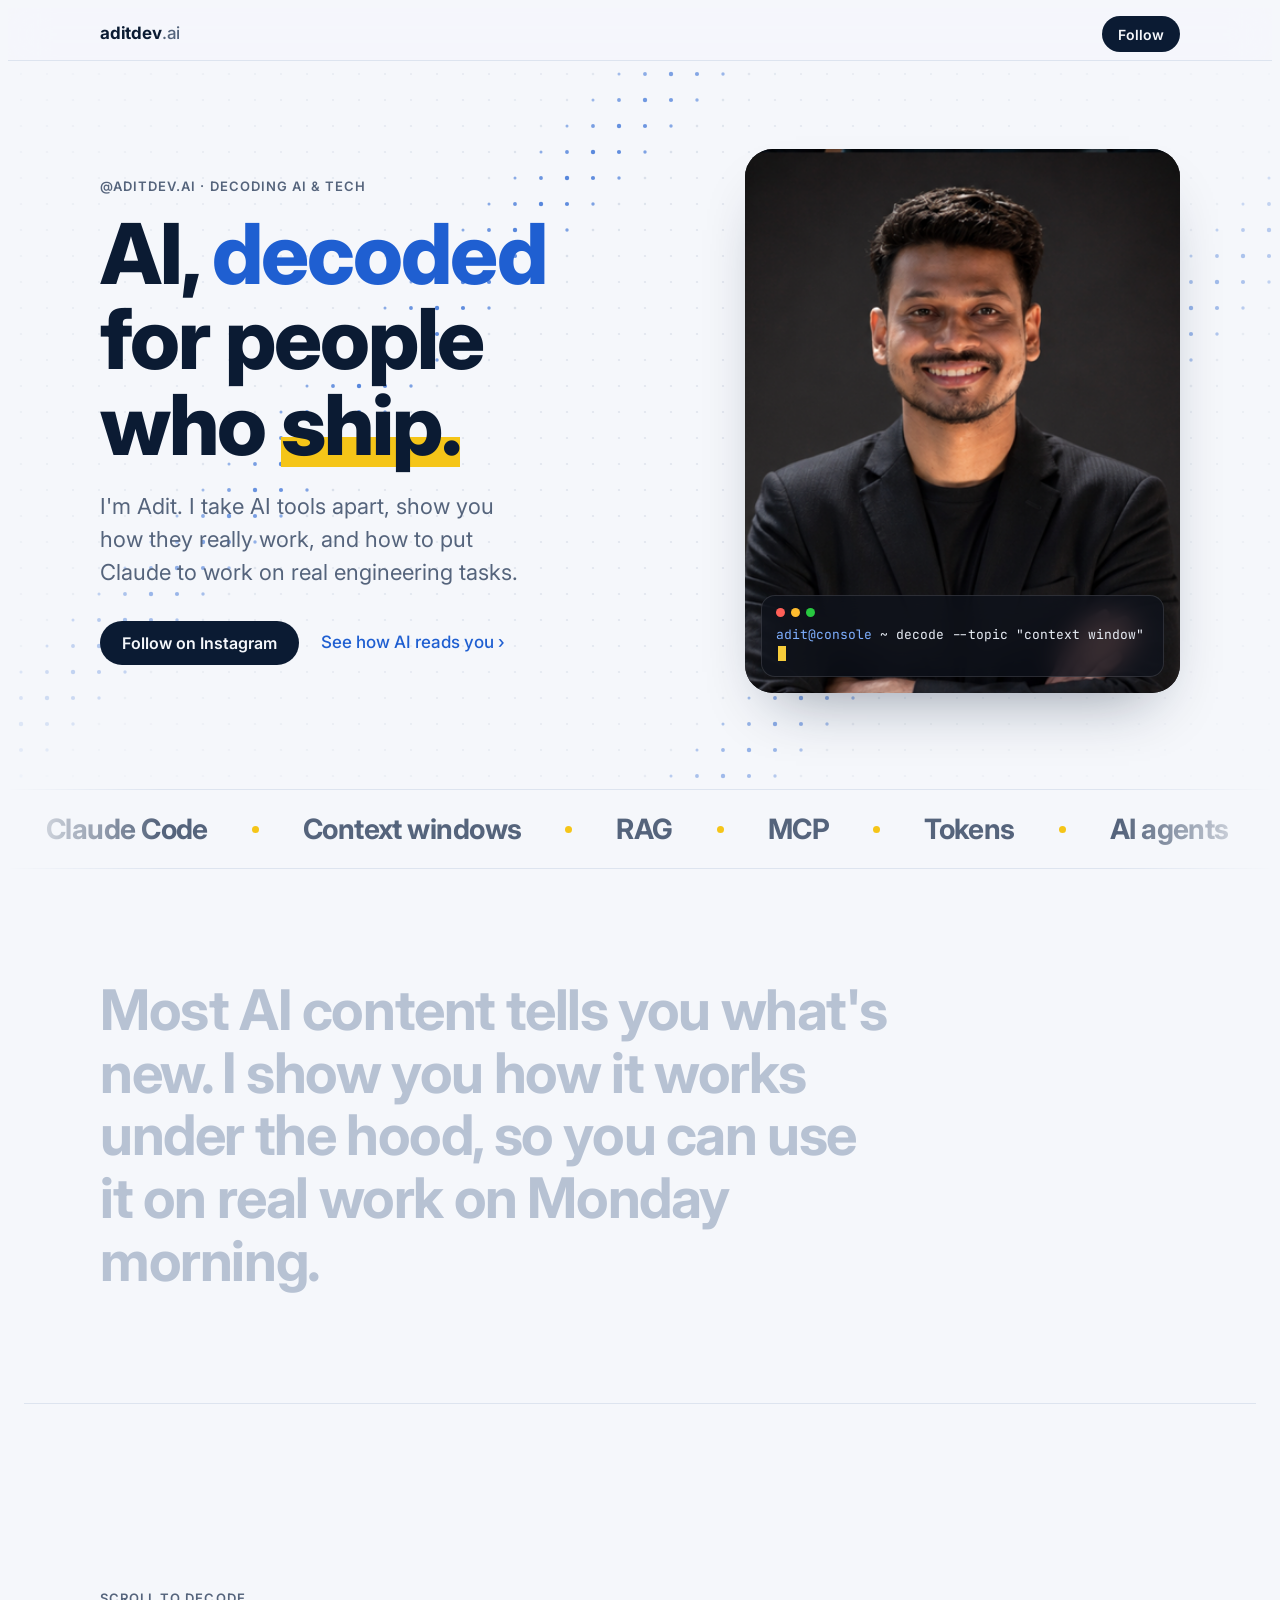
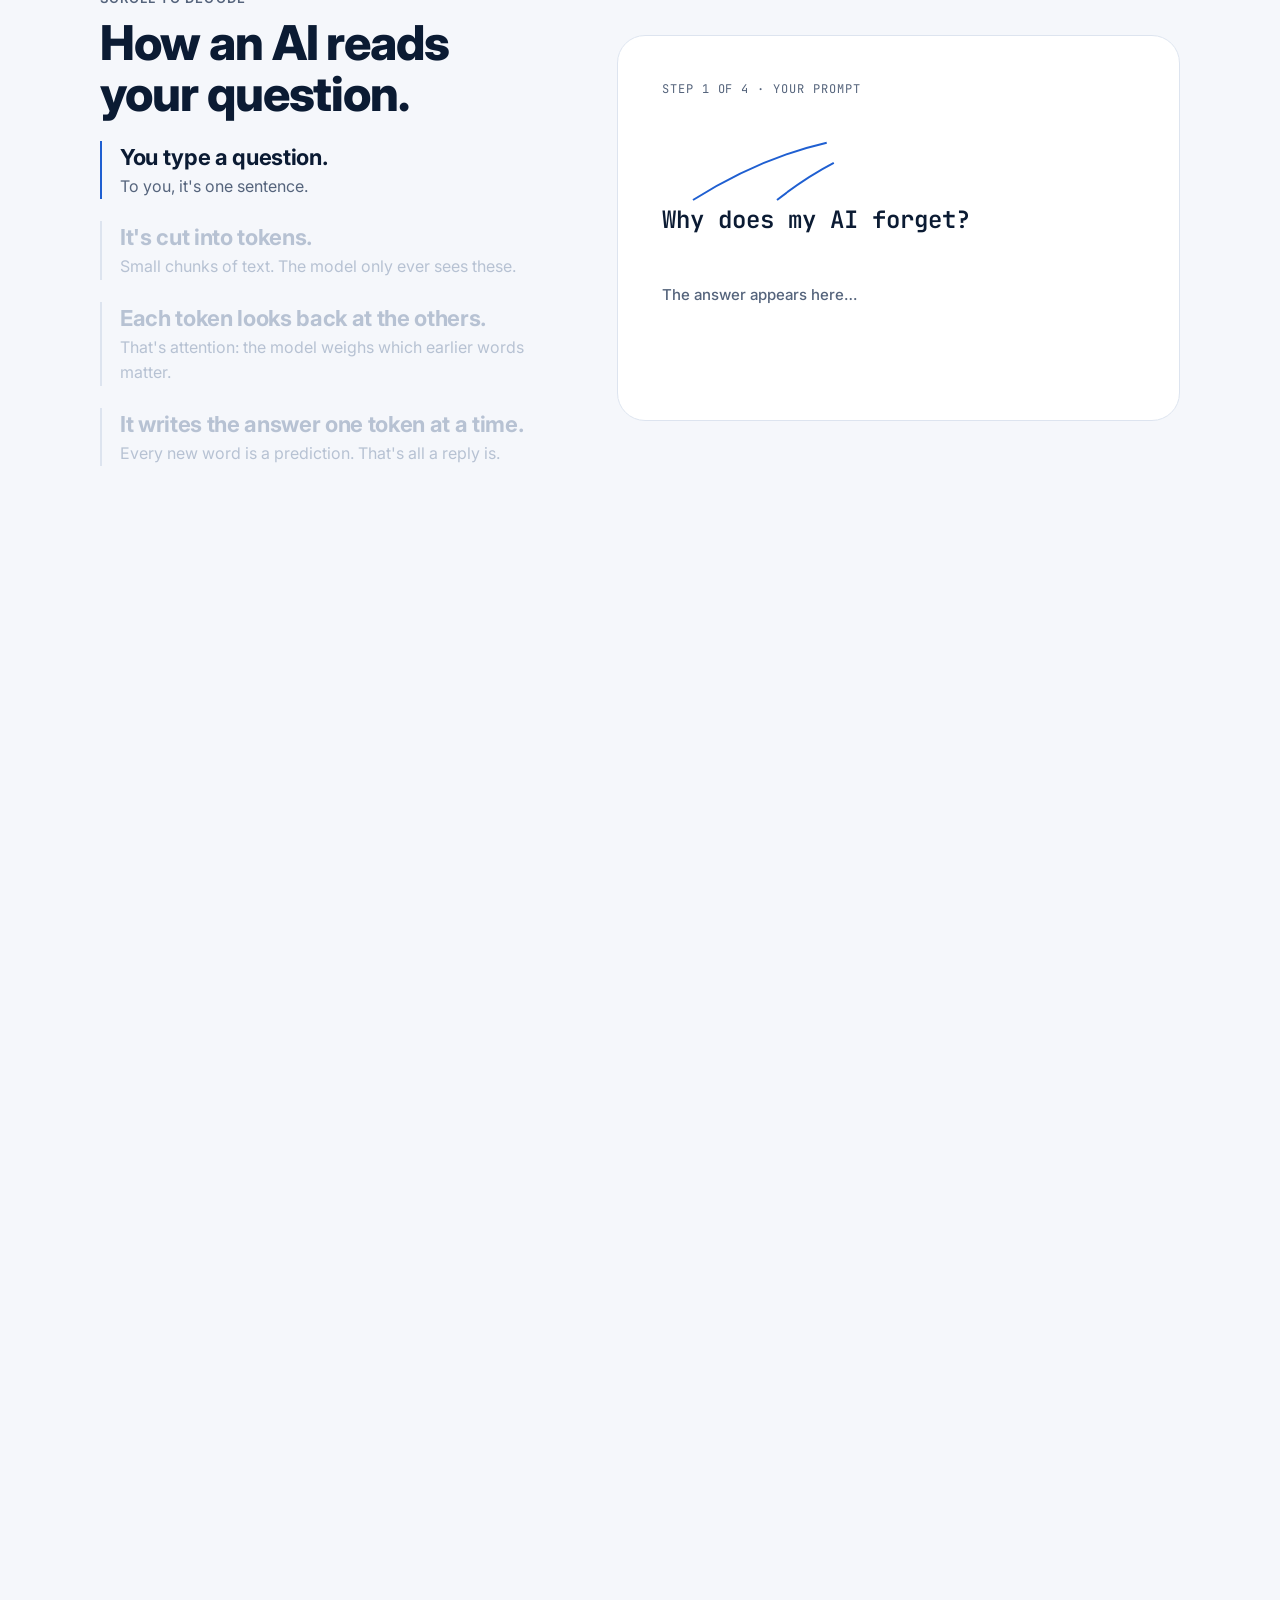
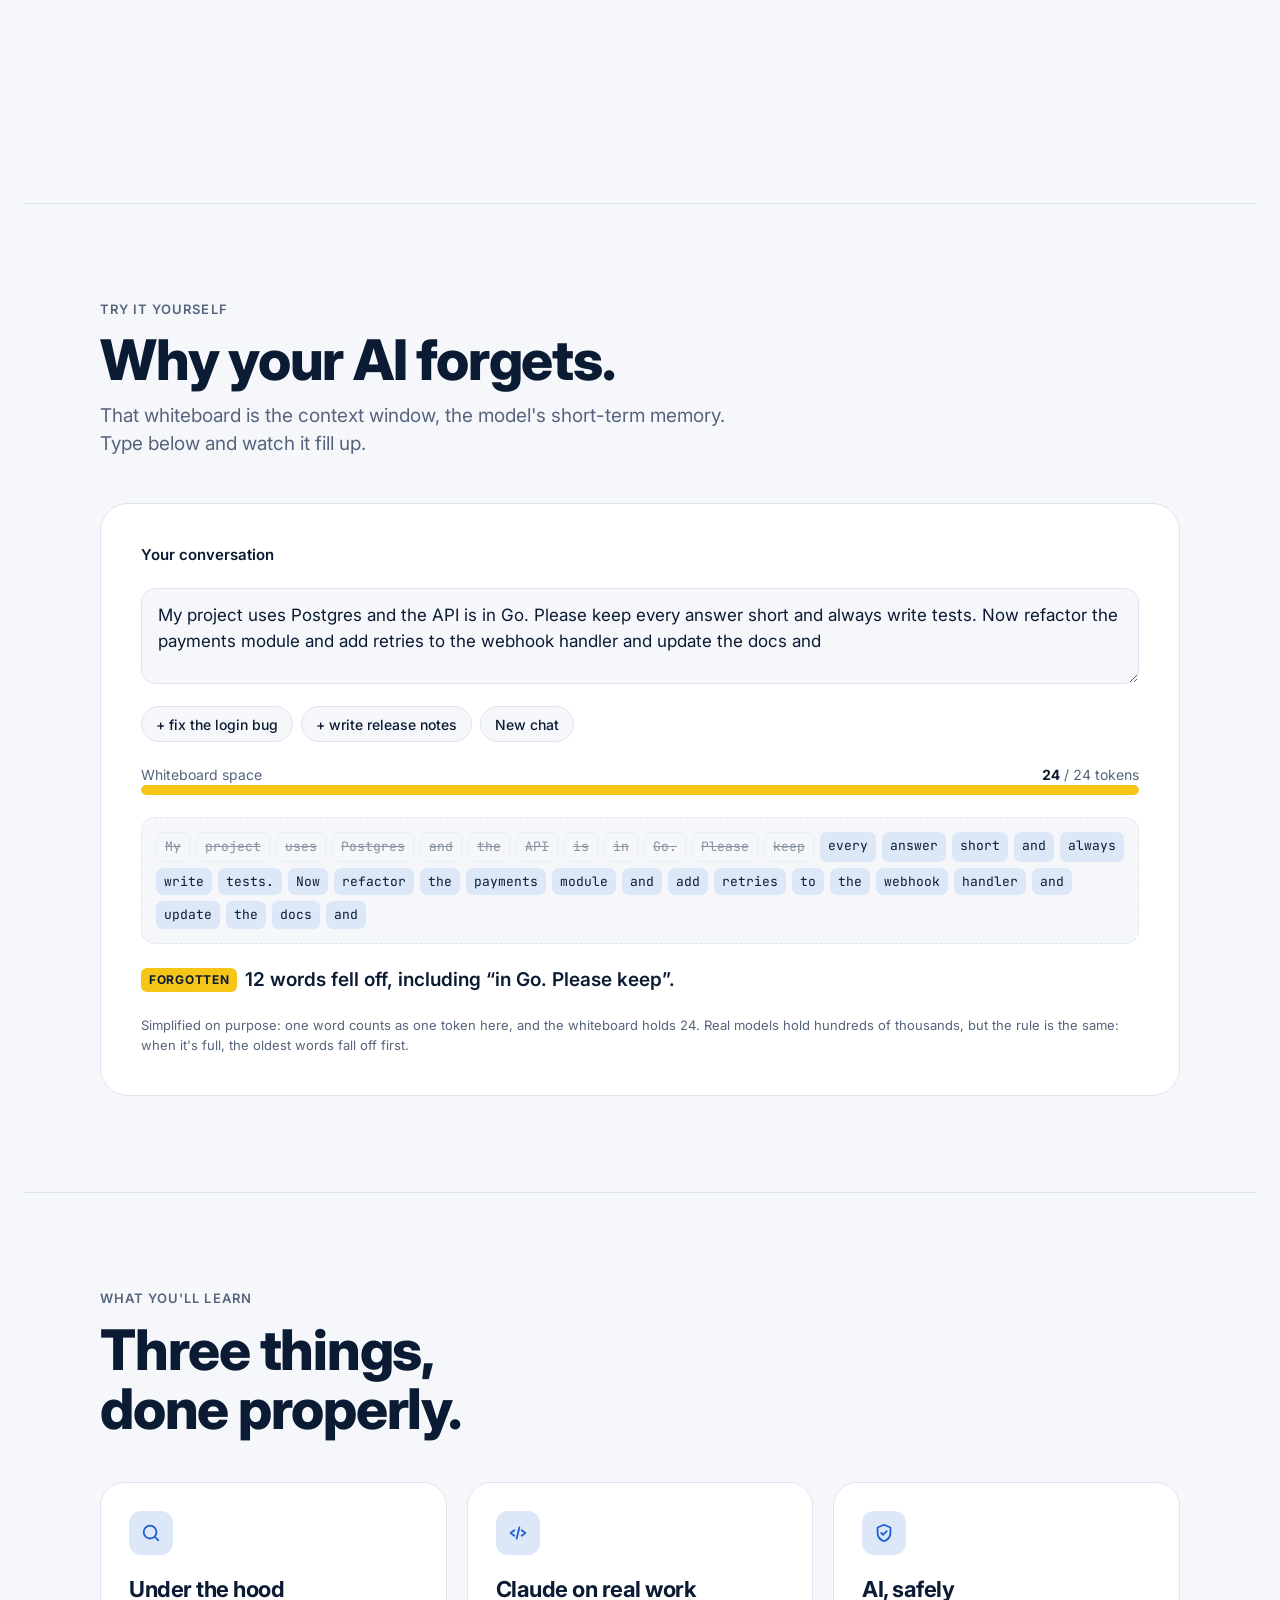
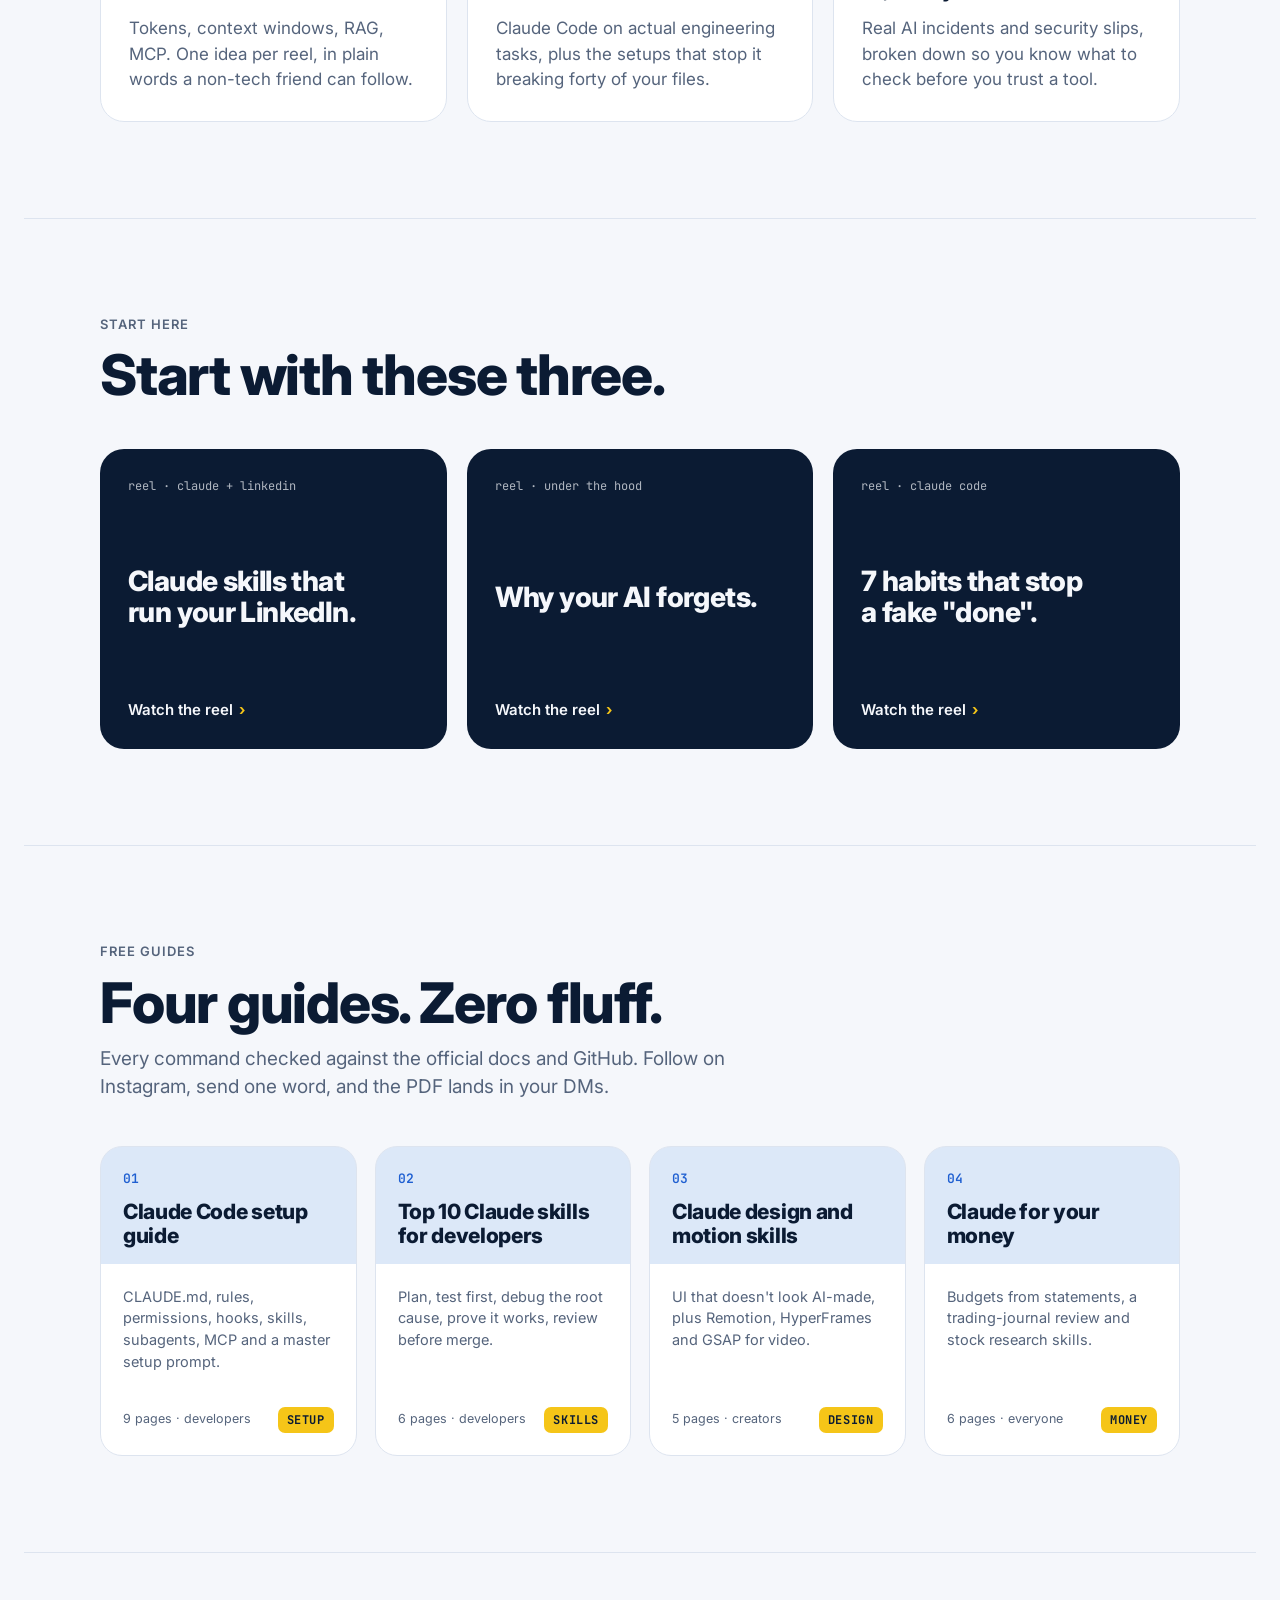
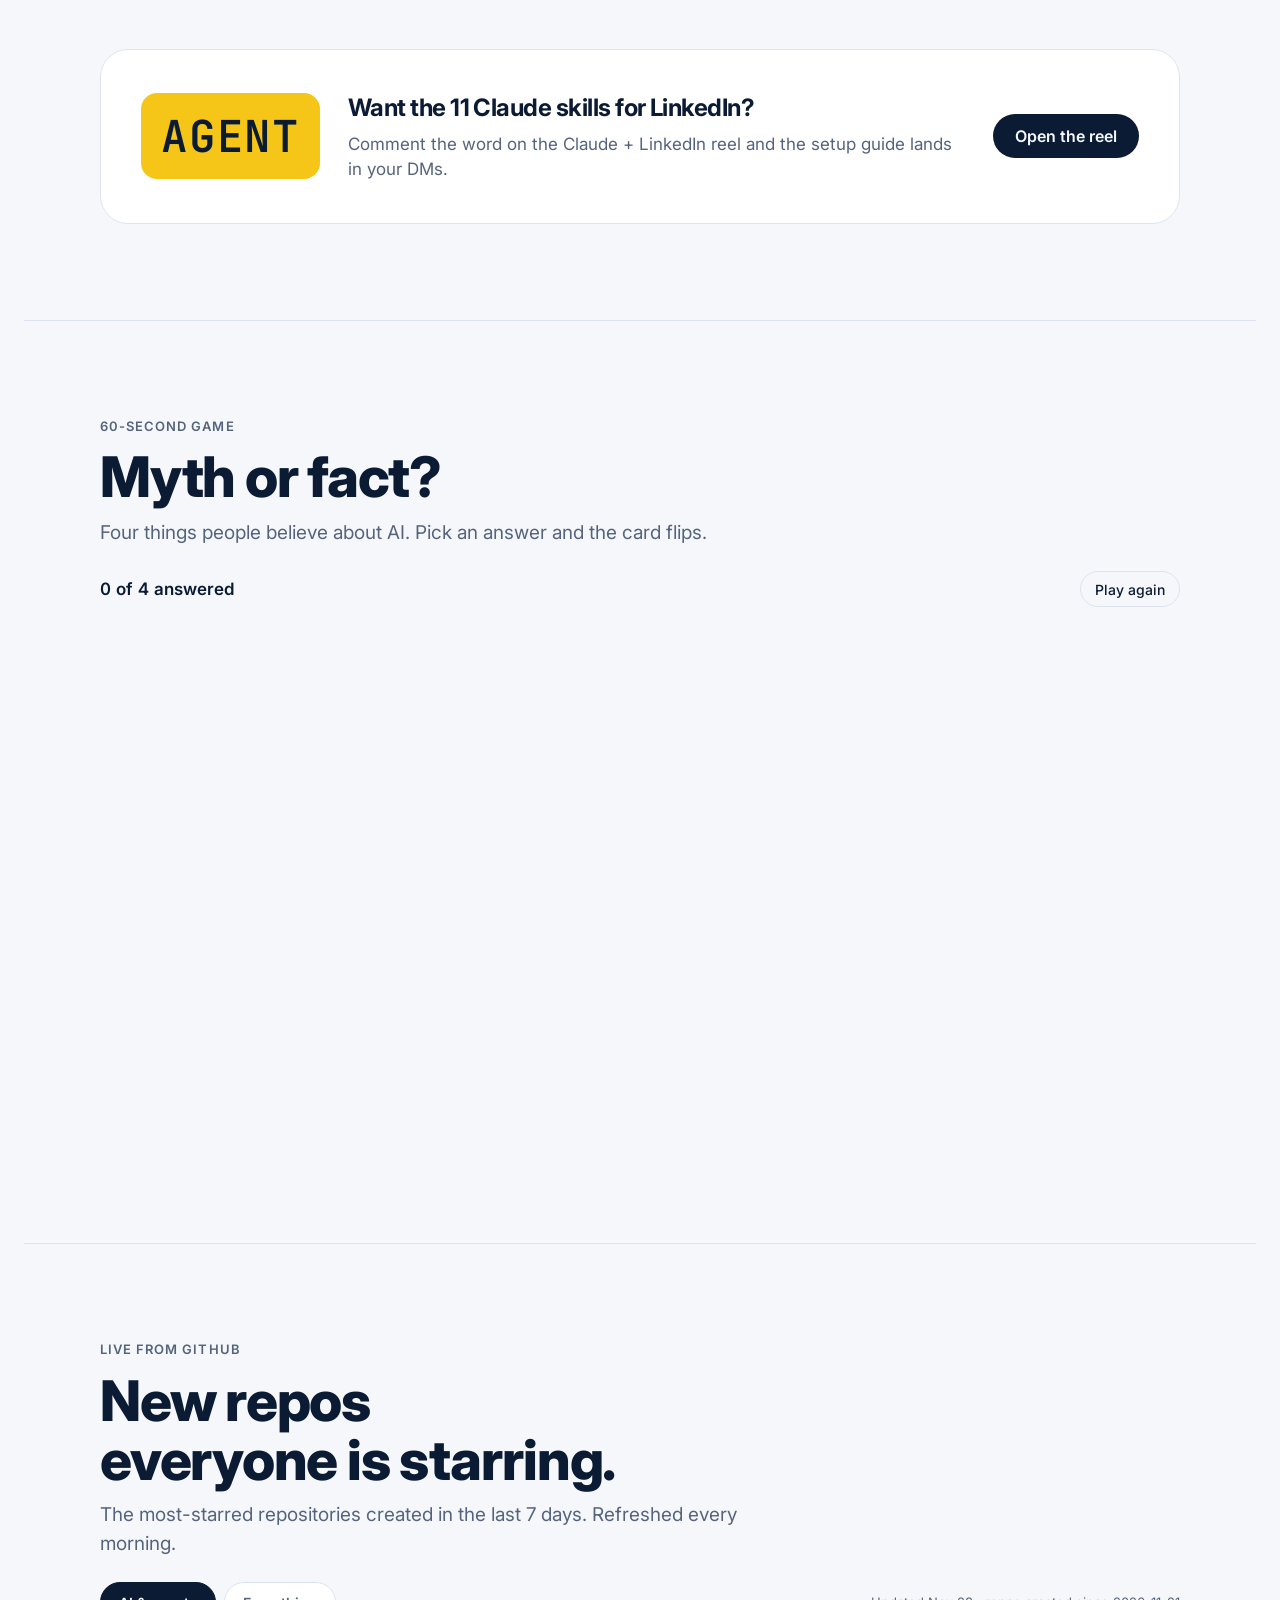
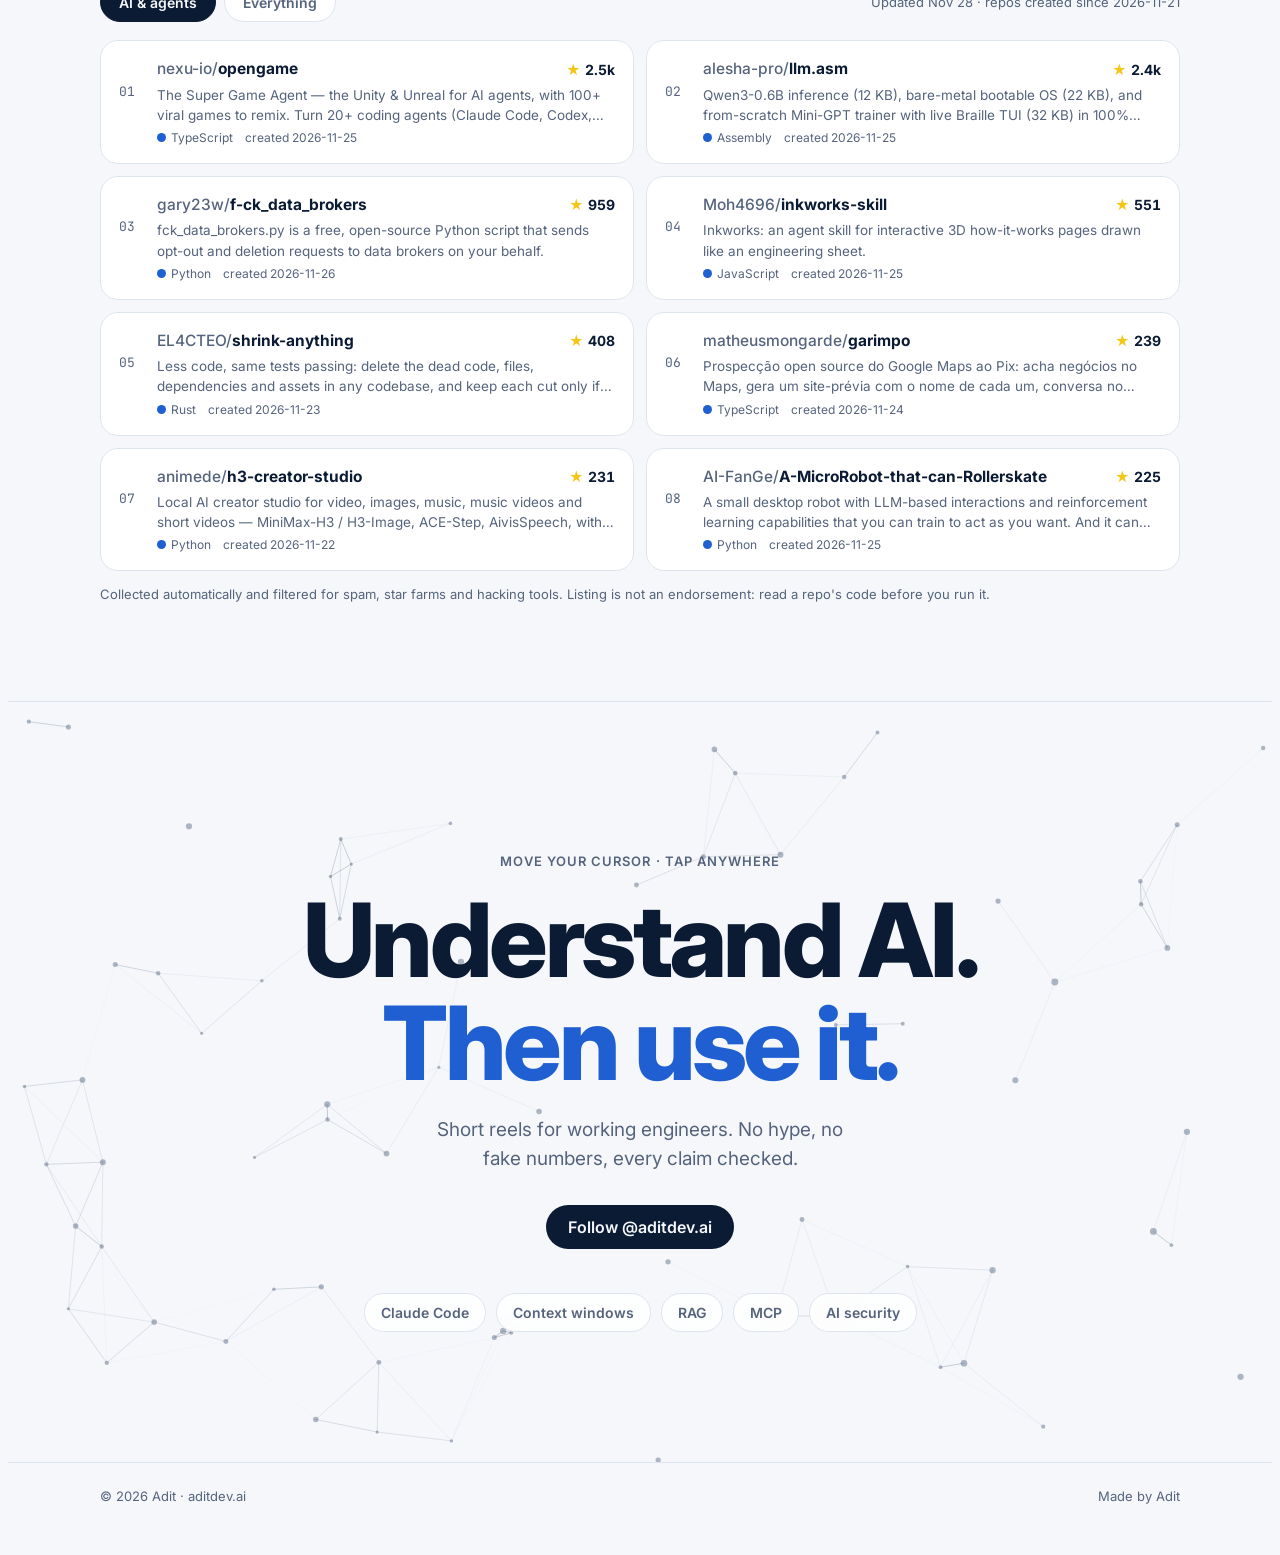
<file: index.html>
<!doctype html>
<html lang="en">
<head>
<meta charset="utf-8">
<meta name="viewport" content="width=device-width, initial-scale=1, viewport-fit=cover">
<title>Adit · aditdev.ai</title>
<meta name="description" content="Adit decodes AI and tech for engineers. Short reels on how AI really works and how to use Claude on real work.">
<meta property="og:type" content="website">
<meta property="og:title" content="Adit · aditdev.ai">
<meta property="og:description" content="AI, decoded for people who ship. Short reels on how AI really works and how to use Claude on real work.">
<meta property="og:image" content="https://adit-jana.github.io/aditdev-creator-portfolio/adit.png">
<meta property="og:url" content="https://adit-jana.github.io/aditdev-creator-portfolio/">
<meta name="twitter:card" content="summary_large_image">
<meta name="theme-color" content="#F5F7FB" media="(prefers-color-scheme: light)">
<meta name="theme-color" content="#05070C" media="(prefers-color-scheme: dark)">
<link rel="icon" href="favicon.svg" type="image/svg+xml">
<link rel="preconnect" href="https://fonts.googleapis.com">
<link rel="stylesheet" href="https://fonts.googleapis.com/css2?family=Inter:wght@400;500;600;700;800&family=JetBrains+Mono:wght@500;600&display=swap">
<style>
/* Layout: Apple product-page rhythm. One idea per full-width band; motion only where it explains or responds to you. */
:root{
  --bg:#F5F7FB; --surface:#FFFFFF; --ink:#0B1B33; --ink2:#55647C; --line:#DDE4EF;
  --accent:#1F5FD1; --powder:#DCE8F8; --sun:#F5C518; --portrait:#1B1B1D; --dim:#B7C2D3;
  --glow:rgba(31,95,209,.14);
  --sans:-apple-system,BlinkMacSystemFont,"SF Pro Display","Inter",system-ui,"Segoe UI",sans-serif;
  --mono:"JetBrains Mono",ui-monospace,"SF Mono",Consolas,monospace;
  --gut:max(16px,env(safe-area-inset-left,0px));
  --navh:52px;
}
@media (prefers-color-scheme:dark){:root:not([data-theme="light"]){
  --bg:#05070C; --surface:#0E1420; --ink:#F2F5FA; --ink2:#9AA8BD; --line:#1E2738;
  --accent:#7FB0FF; --powder:#14233D; --sun:#F7CC3A; --dim:#2E394C; --glow:rgba(127,176,255,.16); color-scheme:dark}}
:root[data-theme="dark"]{
  --bg:#05070C; --surface:#0E1420; --ink:#F2F5FA; --ink2:#9AA8BD; --line:#1E2738;
  --accent:#7FB0FF; --powder:#14233D; --sun:#F7CC3A; --dim:#2E394C; --glow:rgba(127,176,255,.16); color-scheme:dark}

*{box-sizing:border-box}
html{scroll-behavior:smooth}
body{background:var(--bg);color:var(--ink);font-family:var(--sans);font-size:17px;line-height:1.5;-webkit-font-smoothing:antialiased;
  padding-left:max(16px,env(safe-area-inset-left,0px));padding-right:max(16px,env(safe-area-inset-right,0px));overflow-x:clip}
body::before{content:"";position:fixed;inset:0 0 auto;height:env(safe-area-inset-top,0px);z-index:10;background:var(--bg)}
a{color:inherit}
:focus-visible{outline:3px solid var(--accent);outline-offset:3px;border-radius:8px}
.wrap{max-width:1080px;margin:0 auto}
.bleed{margin-inline:calc(-1 * var(--gut));padding-inline:var(--gut)}
h1,h2,h3{text-wrap:balance;margin:0;letter-spacing:-.022em}
p{margin:0}
.eyebrow{font-size:13px;font-weight:600;letter-spacing:.08em;text-transform:uppercase;color:var(--ink2)}

/* nav + scroll progress */
nav{position:sticky;top:env(safe-area-inset-top,0px);z-index:6;background:color-mix(in srgb,var(--bg) 78%,transparent);
  backdrop-filter:saturate(180%) blur(20px);-webkit-backdrop-filter:saturate(180%) blur(20px);border-bottom:1px solid var(--line)}
nav::after{content:"";position:absolute;left:0;bottom:-1px;height:2px;width:calc(var(--prog,0) * 100%);background:var(--accent)}
nav .wrap{display:flex;align-items:center;justify-content:space-between;height:var(--navh)}
.mark{font-weight:700;font-size:17px;text-decoration:none;letter-spacing:-.01em}
.mark span{color:var(--ink2);font-weight:500}
.btn{display:inline-flex;align-items:center;gap:8px;min-height:44px;padding:0 22px;border-radius:999px;font-weight:600;font-size:16px;
  text-decoration:none;background:var(--ink);color:var(--bg);transition:transform .25s cubic-bezier(.2,.8,.2,1),opacity .2s ease;will-change:transform}
.btn:hover{opacity:.9}
.btn:active{scale:.97}
.btn.small{min-height:36px;padding:0 16px;font-size:14px}
.link{color:var(--accent);text-decoration:none;font-weight:500;min-height:44px;display:inline-flex;align-items:center}
.link:hover{text-decoration:underline}

/* hero */
.hero-shell{position:relative;isolation:isolate}
#grid{position:absolute;inset:0;width:100%;height:100%;z-index:-1;
  -webkit-mask-image:radial-gradient(ellipse 70% 80% at 50% 45%,#000 40%,transparent 100%);mask-image:radial-gradient(ellipse 70% 80% at 50% 45%,#000 40%,transparent 100%)}
.hero{display:grid;grid-template-columns:1.15fr .85fr;gap:56px;align-items:center;padding-block:88px 96px}
.hero h1{font-size:clamp(44px,7vw,84px);line-height:1.02;font-weight:800;margin-top:14px}
.dec{color:var(--accent);cursor:default}
.hero h1 em{font-style:normal;background:linear-gradient(transparent 62%,var(--sun) 62% 92%,transparent 92%)}
:root[data-theme="dark"] .hero h1 em{color:var(--sun);background:none}
@media (prefers-color-scheme:dark){:root:not([data-theme="light"]) .hero h1 em{color:var(--sun);background:none}}
.hero .lede{font-size:clamp(19px,2vw,22px);color:var(--ink2);margin-top:22px;max-width:30ch}
.hero .ctas{display:flex;flex-wrap:wrap;gap:12px 22px;align-items:center;margin-top:32px}
.tiltwrap{perspective:1000px}
.portrait{position:relative;margin:0;border-radius:28px;overflow:hidden;background:var(--portrait);aspect-ratio:4/5;max-width:100%;
  transform:rotateX(var(--rx,0deg)) rotateY(var(--ry,0deg));transition:transform .5s cubic-bezier(.2,.8,.2,1);
  box-shadow:0 30px 60px -30px rgba(11,27,51,.45)}
.portrait.live{transition:transform .08s linear}
.portrait img{width:100%;height:100%;object-fit:cover;object-position:50% 20%;display:block}
.portrait::after{content:"";position:absolute;inset:0;pointer-events:none;opacity:var(--go,0);transition:opacity .4s ease;
  background:radial-gradient(400px circle at var(--gx,50%) var(--gy,30%),rgba(255,255,255,.22),transparent 60%)}
.console{position:absolute;left:16px;right:16px;bottom:16px;border-radius:14px;background:rgba(14,18,28,.72);
  backdrop-filter:blur(14px);-webkit-backdrop-filter:blur(14px);color:#E9EEF6;font-family:var(--mono);font-size:13px;padding:12px 14px;
  border:1px solid rgba(255,255,255,.12);transform:translateZ(40px)}
.console .bar{display:flex;gap:6px;margin-bottom:8px}
.console .bar i{width:9px;height:9px;border-radius:50%;background:#5A6476}
.console .bar i:first-child{background:#FF5F57}.console .bar i:nth-child(2){background:#FEBC2E}.console .bar i:nth-child(3){background:#28C840}
.console .p{color:#7FB0FF}
.caret{display:inline-block;width:8px;height:15px;background:#F7CC3A;vertical-align:-2px;margin-left:2px;animation:blink 1s steps(1) infinite}
@keyframes blink{50%{opacity:0}}

/* marquee */
.marquee{border-block:1px solid var(--line);overflow:hidden;padding-block:18px;
  -webkit-mask-image:linear-gradient(90deg,transparent,#000 12%,#000 88%,transparent);mask-image:linear-gradient(90deg,transparent,#000 12%,#000 88%,transparent)}
.track-m{display:flex;width:max-content;animation:slide 38s linear infinite}
.marquee:hover .track-m{animation-play-state:paused}
.track-m ul{display:flex;gap:44px;padding:0 22px 0 22px;margin:0;list-style:none}
.track-m li{font-size:clamp(20px,2.4vw,28px);font-weight:700;letter-spacing:-.02em;color:var(--ink2);white-space:nowrap;display:flex;align-items:center;gap:44px}
.track-m li::after{content:"";width:7px;height:7px;border-radius:50%;background:var(--sun)}
@keyframes slide{to{transform:translateX(-50%)}}

/* statement */
.statement{padding-block:110px}
.statement p{font-size:clamp(30px,4.6vw,56px);line-height:1.12;font-weight:700;letter-spacing:-.025em;max-width:22ch}
.statement .w{color:var(--dim);transition:color .35s ease}
.statement .w.on{color:var(--ink)}
.statement .w.key.on{color:var(--accent)}

/* sections */
section.band{padding-block:96px;border-top:1px solid var(--line)}
.head{display:flex;flex-direction:column;gap:12px;margin-bottom:44px;max-width:640px}
.head h2{font-size:clamp(34px,4.6vw,56px);line-height:1.05;font-weight:800}
.head p{color:var(--ink2);font-size:19px}

/* pinned story */
.story{height:400vh;border-top:1px solid var(--line);position:relative}
.pin{position:sticky;top:calc(env(safe-area-inset-top,0px) + var(--navh));height:calc(100vh - var(--navh));height:calc(100svh - var(--navh));
  display:flex;align-items:center}
.pin .wrap{width:100%;display:grid;grid-template-columns:.9fr 1.1fr;gap:56px;align-items:center}
.steps{list-style:none;margin:22px 0 0;padding:0;display:grid;gap:22px}
.steps li{padding-left:18px;border-left:2px solid var(--line);color:var(--dim);transition:color .4s ease,border-color .4s ease}
.steps li b{display:block;font-size:22px;letter-spacing:-.015em;color:inherit}
.steps li span{font-size:16px}
.steps li.on{color:var(--ink2);border-color:var(--accent)}
.steps li.on b{color:var(--ink)}
.stage{background:var(--surface);border:1px solid var(--line);border-radius:28px;padding:clamp(22px,4vw,44px);min-height:360px;display:flex;flex-direction:column;gap:28px;justify-content:center;min-width:0}
.stage .lbl{font-family:var(--mono);font-size:12px;color:var(--ink2);text-transform:uppercase;letter-spacing:.08em}
.toks{position:relative;display:flex;flex-wrap:wrap;gap:0;font-family:var(--mono);font-size:clamp(17px,2.4vw,24px);font-weight:600;padding-top:70px}
.toks .t{white-space:pre;padding:6px 0;border-radius:9px;transition:all .5s cubic-bezier(.2,.8,.2,1)}
.s1 .toks,.s2 .toks,.s3 .toks{gap:8px}
.s1 .toks .t,.s2 .toks .t,.s3 .toks .t{padding:6px 10px;background:var(--powder)}
.s1 .toks .t:nth-child(even),.s2 .toks .t:nth-child(even),.s3 .toks .t:nth-child(even){background:color-mix(in srgb,var(--sun) 35%,var(--surface))}
.s2 .toks .t.q{outline:2px solid var(--accent);outline-offset:2px}
#arcs{position:absolute;left:0;top:0;width:100%;height:76px;overflow:visible;pointer-events:none}
#arcs path{fill:none;stroke:var(--accent);stroke-width:2;stroke-dasharray:300;stroke-dashoffset:300;transition:stroke-dashoffset .9s ease}
.s2 #arcs path,.s3 #arcs path{stroke-dashoffset:0}
.s3 #arcs path{opacity:.25}
.answer{display:flex;flex-wrap:wrap;gap:8px;font-family:var(--mono);font-size:clamp(17px,2.4vw,24px);font-weight:600;min-height:48px}
.answer .t{padding:6px 10px;border-radius:9px;background:var(--ink);color:var(--bg);opacity:0;transform:translateY(10px) scale(.9);transition:all .4s cubic-bezier(.2,.8,.2,1)}
.s3 .answer .t{opacity:1;transform:none}
.s3 .answer .t:nth-child(3){transition-delay:.15s}.s3 .answer .t:nth-child(4){transition-delay:.3s}.s3 .answer .t:nth-child(5){transition-delay:.45s}.s3 .answer .t:nth-child(6){transition-delay:.6s}
.answer .hint{font-family:var(--sans);font-size:15px;font-weight:500;color:var(--ink2);align-self:center}
.s3 .answer .hint{display:none}

/* live demo */
.demo{background:var(--surface);border:1px solid var(--line);border-radius:28px;padding:clamp(20px,4vw,40px);display:grid;gap:22px}
.demo label{font-weight:600;font-size:15px}
.demo textarea{width:100%;min-height:96px;resize:vertical;font:inherit;font-size:17px;color:var(--ink);background:var(--bg);border:1px solid var(--line);border-radius:14px;padding:14px 16px}
.chips{display:flex;flex-wrap:wrap;gap:8px}
.chip{min-height:36px;padding:0 14px;border-radius:999px;border:1px solid var(--line);background:var(--bg);color:var(--ink);font:inherit;font-size:14px;font-weight:500;cursor:pointer}
.chip:hover{border-color:var(--accent);color:var(--accent)}
.meter{display:flex;justify-content:space-between;gap:12px;flex-wrap:wrap;font-size:14px;color:var(--ink2);font-variant-numeric:tabular-nums}
.meter b{color:var(--ink)}
.track{height:10px;border-radius:999px;background:var(--powder);overflow:hidden}
.fill{height:100%;width:0;background:var(--accent);border-radius:999px;transition:width .25s ease}
.fill.full{background:var(--sun)}
.board{display:flex;flex-wrap:wrap;gap:6px;min-height:44px;padding:14px;border-radius:14px;background:var(--bg);border:1px dashed var(--line)}
.tok{font-family:var(--mono);font-size:13px;padding:4px 8px;border-radius:7px;background:var(--powder);color:var(--ink);transition:opacity .3s ease;animation:pop .3s cubic-bezier(.2,.8,.2,1)}
@keyframes pop{from{transform:scale(.6);opacity:0}}
.tok.gone{opacity:.45;text-decoration:line-through;background:transparent;border:1px solid var(--line);animation:none}
.verdict{font-size:19px;font-weight:600;min-height:1.5em}
.verdict .flag{display:inline-block;font-size:12px;font-weight:700;letter-spacing:.06em;text-transform:uppercase;padding:3px 8px;border-radius:6px;margin-right:8px;vertical-align:2px;background:var(--powder);color:var(--accent)}
.verdict .flag.warn{background:var(--sun);color:#0B1B33}
.note{font-size:13px;color:var(--ink2)}

/* spotlight cards */
.spot{position:relative;overflow:hidden}
.spot::before{content:"";position:absolute;inset:0;pointer-events:none;opacity:0;transition:opacity .3s ease;
  background:radial-gradient(320px circle at var(--mx,50%) var(--my,50%),var(--glow),transparent 70%)}
.spot:hover::before{opacity:1}
.grid3{display:grid;grid-template-columns:repeat(3,1fr);gap:20px}
.tile{background:var(--surface);border:1px solid var(--line);border-radius:24px;padding:28px;display:flex;flex-direction:column;gap:10px;min-width:0;transition:border-color .3s ease}
.tile:hover{border-color:color-mix(in srgb,var(--accent) 40%,var(--line))}
.tile .ic{width:44px;height:44px;border-radius:12px;background:var(--powder);display:grid;place-items:center;color:var(--accent);transition:transform .4s cubic-bezier(.2,.8,.2,1)}
.tile:hover .ic{transform:rotate(-8deg) scale(1.08)}
.tile h3{font-size:22px;font-weight:700;margin-top:8px}
.tile p{color:var(--ink2)}
.reels{display:grid;grid-template-columns:repeat(3,1fr);gap:20px;perspective:1200px}
.reel{display:flex;flex-direction:column;justify-content:space-between;gap:28px;min-height:300px;padding:28px;border-radius:24px;text-decoration:none;
  background:var(--ink);color:var(--bg);transform:rotateX(var(--rx,0deg)) rotateY(var(--ry,0deg));transition:transform .5s cubic-bezier(.2,.8,.2,1)}
.reel.live{transition:transform .08s linear}
.reel.spot::before{background:radial-gradient(300px circle at var(--mx,50%) var(--my,50%),rgba(247,204,58,.22),transparent 70%)}
.reel .tag{font-family:var(--mono);font-size:12px;opacity:.7}
.reel h3{font-size:28px;line-height:1.1;font-weight:800}
.reel .go{font-weight:600;font-size:15px;display:flex;align-items:center;gap:6px}
.reel .go b{color:var(--sun);transition:transform .3s ease}
.reel:hover .go b{transform:translateX(5px)}

/* guide */
.guide{display:grid;grid-template-columns:auto 1fr auto;gap:28px;align-items:center;background:var(--surface);border:1px solid var(--line);border-radius:28px;padding:clamp(22px,4vw,40px)}
.kw{font-family:var(--mono);font-weight:600;font-size:clamp(28px,4vw,44px);padding:10px 20px;border-radius:16px;background:var(--sun);color:#0B1B33;letter-spacing:.04em}
.guide h3{font-size:24px;font-weight:700}
.guide p{color:var(--ink2);margin-top:6px}

/* free guides */
.gguides{display:grid;grid-template-columns:repeat(4,1fr);gap:18px;perspective:1200px}
.gcard{all:unset;box-sizing:border-box;cursor:pointer;display:flex;flex-direction:column;gap:12px;min-height:310px;padding:22px;border-radius:22px;min-width:0;
  background:linear-gradient(180deg,var(--powder) 0 38%,var(--surface) 38%);border:1px solid var(--line);
  transform:rotateX(var(--rx,0deg)) rotateY(var(--ry,0deg));transition:transform .5s cubic-bezier(.2,.8,.2,1),box-shadow .3s ease}
.gcard.live{transition:transform .08s linear}
.gcard:hover{box-shadow:0 24px 48px -28px rgba(11,27,51,.5)}
.gcard:focus-visible{outline:3px solid var(--accent);outline-offset:3px}
.gnum{font-family:var(--mono);font-size:13px;color:var(--accent);font-weight:600}
.gt{font-size:21px;font-weight:800;line-height:1.15;letter-spacing:-.015em;min-height:3.5em;color:var(--ink)}
.gd{font-size:14.5px;color:var(--ink2);flex:1}
.gm{display:flex;justify-content:space-between;align-items:center;font-size:12.5px;color:var(--ink2);gap:8px}
.gm b{font-family:var(--mono);font-size:12px;padding:4px 9px;border-radius:7px;background:var(--sun);color:#0B1B33;letter-spacing:.05em}
#unlock{border:0;border-radius:24px;padding:28px;width:min(440px,calc(100vw - 32px));background:var(--surface);color:var(--ink);box-shadow:0 40px 80px -20px rgba(0,0,0,.45)}
#unlock::backdrop{background:rgba(5,7,12,.55);backdrop-filter:blur(6px);-webkit-backdrop-filter:blur(6px)}
#unlock[open]{animation:dlg .35s cubic-bezier(.2,.8,.2,1)}
@keyframes dlg{from{transform:translateY(20px) scale(.97);opacity:0}}
#unlock h3{font-size:24px;font-weight:800;margin:6px 0 18px}
.ul-x{position:absolute;top:14px;right:14px;width:36px;height:36px;border-radius:50%;border:1px solid var(--line);background:var(--bg);color:var(--ink);font-size:20px;cursor:pointer}
.ul-steps{list-style:none;margin:0;padding:0;display:grid;gap:16px}
.ul-steps li{display:grid;grid-template-columns:32px 1fr;gap:12px;align-items:start}
.ul-steps .dot{width:32px;height:32px;border-radius:50%;display:grid;place-items:center;background:var(--powder);color:var(--accent);font-weight:700;font-size:14px;transition:background .3s ease,color .3s ease}
.ul-steps li.ok .dot{background:var(--accent);color:var(--bg)}
.ul-steps b{display:block;font-size:16px}
.ul-steps p{color:var(--ink2);font-size:14px;margin:2px 0 8px}
.ul-kw{display:flex;flex-wrap:wrap;gap:8px;align-items:center}
.ul-kw code{font-family:var(--mono);font-weight:600;font-size:18px;padding:6px 12px;border-radius:9px;background:var(--sun);color:#0B1B33;letter-spacing:.06em}

/* trending repos */
.ttabs{display:flex;gap:8px;align-items:center;flex-wrap:wrap;margin:-20px 0 18px}
.ttab{min-height:40px;padding:0 18px;border-radius:999px;border:1px solid var(--line);background:var(--surface);color:var(--ink2);font:inherit;font-weight:600;font-size:14px;cursor:pointer}
.ttab[aria-selected="true"]{background:var(--ink);color:var(--bg);border-color:var(--ink)}
.tmeta{margin-left:auto;font-size:13px;color:var(--ink2)}
.trepos{list-style:none;margin:0 0 14px;padding:0;display:grid;grid-template-columns:repeat(2,1fr);gap:12px}
.trepo a{display:grid;grid-template-columns:auto 1fr auto;gap:4px 14px;align-items:center;padding:16px 18px;border-radius:18px;background:var(--surface);border:1px solid var(--line);text-decoration:none;min-width:0;height:100%;
  transition:transform .3s cubic-bezier(.2,.8,.2,1),border-color .3s ease}
.trepo a:hover{transform:translateY(-3px);border-color:var(--accent)}
.trk{grid-row:span 2;font-family:var(--mono);font-size:13px;color:var(--ink2);width:24px}
.trn{font-weight:700;font-size:15.5px;overflow:hidden;text-overflow:ellipsis;white-space:nowrap;min-width:0}
.trn span{color:var(--ink2);font-weight:500}
.trs{font-variant-numeric:tabular-nums;font-weight:700;font-size:14px;white-space:nowrap}
.trs::before{content:"★ ";color:var(--sun)}
.trd{grid-column:2 / 4;font-size:13.5px;color:var(--ink2);display:-webkit-box;-webkit-line-clamp:2;-webkit-box-orient:vertical;overflow:hidden}
.trl{grid-column:2 / 4;font-size:12px;color:var(--ink2);display:flex;gap:12px}
.trl i{display:inline-block;width:9px;height:9px;border-radius:50%;background:var(--accent);margin-right:5px;vertical-align:0}
.trepo{animation:trin .45s cubic-bezier(.2,.8,.2,1) both}
@keyframes trin{from{opacity:0;transform:translateY(8px)}}
.tempty{grid-column:1/-1;padding:28px;text-align:center;color:var(--ink2);border:1px dashed var(--line);border-radius:18px}

/* myth or fact */
.qbar{display:flex;justify-content:space-between;align-items:center;gap:12px;flex-wrap:wrap;margin:-20px 0 20px;font-weight:600;font-variant-numeric:tabular-nums}
.qgrid{display:grid;grid-template-columns:repeat(2,1fr);gap:20px}
.qcard{perspective:1200px;min-height:250px;min-width:0}
.qin{position:relative;height:100%;min-height:250px;transform-style:preserve-3d;transition:transform .7s cubic-bezier(.2,.8,.2,1)}
.qcard.done .qin{transform:rotateY(180deg)}
.qface{position:absolute;inset:0;backface-visibility:hidden;-webkit-backface-visibility:hidden;border-radius:24px;padding:26px;
  display:flex;flex-direction:column;justify-content:space-between;gap:18px;border:1px solid var(--line);background:var(--surface)}
.qface.back{transform:rotateY(180deg);background:var(--ink);color:var(--bg);border-color:var(--ink)}
.qn{font-family:var(--mono);font-size:12px;color:var(--ink2);letter-spacing:.06em}
.qface h3{font-size:clamp(20px,2.2vw,24px);line-height:1.2;font-weight:700}
.qbtns{display:flex;gap:10px}
.qbtns button{flex:1;min-height:48px;border-radius:14px;border:1px solid var(--line);background:var(--bg);color:var(--ink);font:inherit;font-weight:700;font-size:16px;cursor:pointer;transition:transform .2s ease,border-color .2s ease}
.qbtns button:hover{border-color:var(--accent);transform:translateY(-2px)}
.verdict-q{display:inline-flex;align-items:center;gap:8px;font-weight:800;font-size:22px}
.verdict-q i{font-style:normal;font-size:12px;letter-spacing:.06em;text-transform:uppercase;padding:4px 9px;border-radius:7px;background:var(--sun);color:#0B1B33}
.verdict-q.no i{background:#FF8A7A}
.qface.back p{opacity:.85;font-size:16px}
.qdone{grid-column:1/-1;text-align:center;padding:26px;border-radius:24px;background:var(--powder);font-size:19px;font-weight:600}

/* final */
.final{position:relative;isolation:isolate;text-align:center;padding-block:150px 130px;border-top:1px solid var(--line);margin-inline:calc(-1 * var(--gut));padding-inline:var(--gut);overflow:hidden;cursor:crosshair}
#net{position:absolute;inset:0;width:100%;height:100%;z-index:-1}
.final .eyebrow{margin-bottom:18px}
.final h2{font-size:clamp(44px,8vw,104px);line-height:1;font-weight:800;letter-spacing:-.035em}
.final h2 .ln{display:block}
.final h2 .ch{display:inline-block;transition:transform .45s cubic-bezier(.2,.8,.2,1),color .3s ease}
.final h2 .ch:hover{transform:translateY(-10px) rotate(-4deg);color:var(--accent)}
.final h2 .ln:last-child{color:var(--accent)}
.final h2 .ln:last-child .ch:hover{color:var(--sun)}
.final p{color:var(--ink2);font-size:19px;margin:22px auto 32px;max-width:36ch}
.pills{display:flex;flex-wrap:wrap;justify-content:center;gap:10px;margin-top:44px}
.pills span{padding:8px 16px;border-radius:999px;border:1px solid var(--line);background:color-mix(in srgb,var(--surface) 80%,transparent);font-size:14px;font-weight:600;color:var(--ink2);
  backdrop-filter:blur(8px);-webkit-backdrop-filter:blur(8px);animation:float 6s ease-in-out infinite}
.pills span:nth-child(2){animation-delay:-1.2s}.pills span:nth-child(3){animation-delay:-2.4s}.pills span:nth-child(4){animation-delay:-3.6s}.pills span:nth-child(5){animation-delay:-4.8s}
@keyframes float{50%{transform:translateY(-6px)}}
footer{border-top:1px solid var(--line);padding-block:24px 40px;font-size:13px;color:var(--ink2)}
footer .wrap{display:flex;justify-content:space-between;gap:12px;flex-wrap:wrap}

/* scroll reveal: progressive, content stays visible where unsupported */
@supports (animation-timeline:view()){
  .reveal{animation:rise linear both;animation-timeline:view();animation-range:entry 0% cover 28%}
  @keyframes rise{from{transform:translateY(48px) scale(.97);opacity:.35}}
}

@media (max-width:860px){
  .hero{grid-template-columns:1fr;gap:36px;padding-block:48px 64px}
  .tiltwrap{max-width:420px}
  .grid3,.reels{grid-template-columns:1fr}
  .reel{min-height:200px}
  section.band{padding-block:64px}
  .statement{padding-block:72px}
  .final{padding-block:88px}
  .story{height:340vh}
  .pin .wrap{grid-template-columns:1fr;gap:20px}
  .steps{margin-top:12px;gap:0}
  .steps li{display:none;border:0;padding:0}
  .steps li.on{display:block}
  .pin h2{font-size:30px}
  .stage{min-height:300px}
  .guide{grid-template-columns:1fr;justify-items:start}
  .qgrid{grid-template-columns:1fr}
  .gguides{grid-template-columns:1fr 1fr}
  .gcard{min-height:0}
  .gt{min-height:0}
  .trepos{grid-template-columns:1fr}
  .tmeta{margin-left:0;width:100%}
  .final{padding-block:100px 90px}
}
@media (prefers-reduced-motion:reduce){
  *{transition:none!important;animation:none!important}
  html{scroll-behavior:auto}
  .statement .w{color:var(--ink)}
  .track-m{flex-wrap:wrap}
}
</style>
</head>
<body>

<nav aria-label="Main" class="bleed">
  <div class="wrap">
    <a class="mark" href="#top">aditdev<span>.ai</span></a>
    <a class="btn small mag" href="https://www.instagram.com/aditdev.ai/" target="_blank" rel="noopener">Follow</a>
  </div>
</nav>

<div class="hero-shell bleed" id="top">
  <canvas id="grid" aria-hidden="true"></canvas>
  <header class="hero wrap">
    <div>
      <div class="eyebrow">@aditdev.ai · Decoding AI &amp; tech</div>
      <h1>AI, <span class="dec" id="dec">decoded</span> for people who <em>ship.</em></h1>
      <p class="lede">I'm Adit. I take AI tools apart, show you how they really work, and how to put Claude to work on real engineering tasks.</p>
      <div class="ctas">
        <a class="btn mag" href="https://www.instagram.com/aditdev.ai/" target="_blank" rel="noopener">Follow on Instagram</a>
        <a class="link" href="#story">See how AI reads you ›</a>
      </div>
    </div>
    <div class="tiltwrap">
      <figure class="portrait" id="portrait">
        <img src="adit.png" alt="Adit, smiling, arms crossed, in a black blazer">
        <div class="console" aria-hidden="true">
          <div class="bar"><i></i><i></i><i></i></div>
          <span class="p">adit@console</span> ~ <span id="typed"></span><span class="caret"></span>
        </div>
      </figure>
    </div>
  </header>
</div>

<div class="marquee bleed" aria-label="Topics I cover">
  <div class="track-m">
    <ul><li>Claude Code</li><li>Context windows</li><li>RAG</li><li>MCP</li><li>Tokens</li><li>AI agents</li><li>Prompting</li><li>AI security</li></ul>
    <ul aria-hidden="true"><li>Claude Code</li><li>Context windows</li><li>RAG</li><li>MCP</li><li>Tokens</li><li>AI agents</li><li>Prompting</li><li>AI security</li></ul>
  </div>
</div>

<section class="statement" aria-label="What I do">
  <div class="wrap">
    <p id="stmt">Most AI content tells you what's new. I show you how it works under the hood, so you can use it on real work on Monday morning.</p>
  </div>
</section>

<section class="story" id="story" aria-labelledby="story-h">
  <div class="pin">
    <div class="wrap">
      <div>
        <div class="eyebrow">Scroll to decode</div>
        <h2 id="story-h" style="font-size:clamp(30px,4vw,48px);font-weight:800;line-height:1.05;margin-top:10px">How an AI reads your question.</h2>
        <ol class="steps" id="steps">
          <li class="on"><b>You type a question.</b><span>To you, it's one sentence.</span></li>
          <li><b>It's cut into tokens.</b><span>Small chunks of text. The model only ever sees these.</span></li>
          <li><b>Each token looks back at the others.</b><span>That's attention: the model weighs which earlier words matter.</span></li>
          <li><b>It writes the answer one token at a time.</b><span>Every new word is a prediction. That's all a reply is.</span></li>
        </ol>
      </div>
      <div class="stage s0" id="stage">
        <div class="lbl" id="lbl">Step 1 of 4 · your prompt</div>
        <div class="toks" id="toks">
          <svg id="arcs" aria-hidden="true"></svg>
          <span class="t">Why</span><span class="t"> does</span><span class="t"> my</span><span class="t"> AI</span><span class="t"> forget</span><span class="t q">?</span>
        </div>
        <div class="answer" aria-label="Model answer"><span class="hint">The answer appears here…</span><span class="t">Its</span><span class="t"> whiteboard</span><span class="t"> is</span><span class="t"> full</span><span class="t">.</span></div>
      </div>
    </div>
  </div>
</section>

<section class="band" id="demo">
  <div class="wrap">
    <div class="head reveal">
      <div class="eyebrow">Try it yourself</div>
      <h2>Why your AI forgets.</h2>
      <p>That whiteboard is the context window, the model's short-term memory. Type below and watch it fill up.</p>
    </div>
    <div class="demo reveal">
      <label for="chat">Your conversation</label>
      <textarea id="chat">My project uses Postgres and the API is in Go. Please keep every answer short and always write tests. Now refactor the payments module and add retries to the webhook handler and update the docs and</textarea>
      <div class="chips" aria-label="Quick add">
        <button class="chip" type="button" data-add="and fix the login bug">+ fix the login bug</button>
        <button class="chip" type="button" data-add="and also write the release notes">+ write release notes</button>
        <button class="chip" type="button" data-clear>New chat</button>
      </div>
      <div>
        <div class="meter"><span>Whiteboard space</span><span><b id="used">0</b> / <span>24</span> tokens</span></div>
        <div class="track" role="progressbar" aria-label="Whiteboard space used" aria-valuemin="0" aria-valuemax="24" id="bar"><div class="fill" id="fill"></div></div>
      </div>
      <div class="board" id="board" aria-live="polite"></div>
      <p class="verdict" id="verdict"></p>
      <p class="note">Simplified on purpose: one word counts as one token here, and the whiteboard holds 24. Real models hold hundreds of thousands, but the rule is the same: when it's full, the oldest words fall off first.</p>
    </div>
  </div>
</section>

<section class="band" aria-labelledby="topics-h">
  <div class="wrap">
    <div class="head reveal">
      <div class="eyebrow">What you'll learn</div>
      <h2 id="topics-h">Three things, done properly.</h2>
    </div>
    <div class="grid3">
      <article class="tile spot reveal">
        <div class="ic" aria-hidden="true"><svg width="22" height="22" viewBox="0 0 24 24" fill="none" stroke="currentColor" stroke-width="2" stroke-linecap="round"><circle cx="11" cy="11" r="7"/><path d="m20 20-3.5-3.5"/></svg></div>
        <h3>Under the hood</h3>
        <p>Tokens, context windows, RAG, MCP. One idea per reel, in plain words a non-tech friend can follow.</p>
      </article>
      <article class="tile spot reveal">
        <div class="ic" aria-hidden="true"><svg width="22" height="22" viewBox="0 0 24 24" fill="none" stroke="currentColor" stroke-width="2" stroke-linecap="round" stroke-linejoin="round"><path d="m8 9-4 3 4 3M16 9l4 3-4 3M13.5 6l-3 12"/></svg></div>
        <h3>Claude on real work</h3>
        <p>Claude Code on actual engineering tasks, plus the setups that stop it breaking forty of your files.</p>
      </article>
      <article class="tile spot reveal">
        <div class="ic" aria-hidden="true"><svg width="22" height="22" viewBox="0 0 24 24" fill="none" stroke="currentColor" stroke-width="2" stroke-linecap="round" stroke-linejoin="round"><path d="M12 3 5 6v6c0 4.5 3 7.5 7 9 4-1.5 7-4.5 7-9V6z"/><path d="m9 12 2 2 4-4"/></svg></div>
        <h3>AI, safely</h3>
        <p>Real AI incidents and security slips, broken down so you know what to check before you trust a tool.</p>
      </article>
    </div>
  </div>
</section>

<section class="band" aria-labelledby="start-h">
  <div class="wrap">
    <div class="head reveal">
      <div class="eyebrow">Start here</div>
      <h2 id="start-h">Start with these three.</h2>
    </div>
    <div class="reels">
      <a class="reel spot tilt reveal" href="https://www.instagram.com/reel/DfUlTd6upDa/" target="_blank" rel="noopener">
        <span class="tag">reel · claude + linkedin</span><h3>Claude skills that run your LinkedIn.</h3><span class="go">Watch the reel <b>›</b></span>
      </a>
      <a class="reel spot tilt reveal" href="https://www.instagram.com/reel/DfKEIwaOFv4/" target="_blank" rel="noopener">
        <span class="tag">reel · under the hood</span><h3>Why your AI forgets.</h3><span class="go">Watch the reel <b>›</b></span>
      </a>
      <a class="reel spot tilt reveal" href="https://www.instagram.com/reel/DfOSoU9PJzb/" target="_blank" rel="noopener">
        <span class="tag">reel · claude code</span><h3>7 habits that stop a fake "done".</h3><span class="go">Watch the reel <b>›</b></span>
      </a>
    </div>
  </div>
</section>

<section class="band" id="guides" aria-labelledby="guides-h">
  <div class="wrap">
    <div class="head reveal">
      <div class="eyebrow">Free guides</div>
      <h2 id="guides-h">Four guides. Zero fluff.</h2>
      <p>Every command checked against the official docs and GitHub. Follow on Instagram, send one word, and the PDF lands in your DMs.</p>
    </div>
    <div class="gguides">
      <button class="gcard tilt reveal" type="button" data-g="0"><span class="gnum">01</span><span class="gt">Claude Code setup guide</span><span class="gd">CLAUDE.md, rules, permissions, hooks, skills, subagents, MCP and a master setup prompt.</span><span class="gm"><span>9 pages · developers</span><b>SETUP</b></span></button>
      <button class="gcard tilt reveal" type="button" data-g="1"><span class="gnum">02</span><span class="gt">Top 10 Claude skills for developers</span><span class="gd">Plan, test first, debug the root cause, prove it works, review before merge.</span><span class="gm"><span>6 pages · developers</span><b>SKILLS</b></span></button>
      <button class="gcard tilt reveal" type="button" data-g="2"><span class="gnum">03</span><span class="gt">Claude design and motion skills</span><span class="gd">UI that doesn't look AI-made, plus Remotion, HyperFrames and GSAP for video.</span><span class="gm"><span>5 pages · creators</span><b>DESIGN</b></span></button>
      <button class="gcard tilt reveal" type="button" data-g="3"><span class="gnum">04</span><span class="gt">Claude for your money</span><span class="gd">Budgets from statements, a trading-journal review and stock research skills.</span><span class="gm"><span>6 pages · everyone</span><b>MONEY</b></span></button>
    </div>
  </div>
  <dialog id="unlock" aria-labelledby="ul-title">
    <form method="dialog"><button class="ul-x" aria-label="Close">×</button></form>
    <div class="eyebrow" id="ul-num">Guide 01</div>
    <h3 id="ul-title">Claude Code setup guide</h3>
    <ol class="ul-steps">
      <li id="ul-s1"><span class="dot">1</span><div><b>Follow @aditdev.ai</b><p>So the DM can reach you.</p><a class="btn small" id="ul-follow" href="https://www.instagram.com/aditdev.ai/" target="_blank" rel="noopener">Open Instagram</a></div></li>
      <li id="ul-s2"><span class="dot">2</span><div><b>DM me the word</b><p>Copy it, then send it in a message.</p><div class="ul-kw"><code id="ul-kw">SETUP</code><button class="chip" type="button" id="ul-copy">Copy</button><a class="btn small" id="ul-dm" href="https://ig.me/m/aditdev.ai" target="_blank" rel="noopener">Open DM</a></div></div></li>
      <li id="ul-s3"><span class="dot">3</span><div><b>Get the PDF</b><p>The guide link arrives in your Instagram DMs.</p></div></li>
    </ol>
  </dialog>
</section>

<section class="band" aria-labelledby="guide-h">
  <div class="wrap">
    <div class="guide spot reveal">
      <span class="kw">AGENT</span>
      <div>
        <h3 id="guide-h">Want the 11 Claude skills for LinkedIn?</h3>
        <p>Comment the word on the Claude + LinkedIn reel and the setup guide lands in your DMs.</p>
      </div>
      <a class="btn mag" href="https://www.instagram.com/reel/DfUlTd6upDa/" target="_blank" rel="noopener">Open the reel</a>
    </div>
  </div>
</section>

<section class="band quiz" aria-labelledby="quiz-h">
  <div class="wrap">
    <div class="head reveal">
      <div class="eyebrow">60-second game</div>
      <h2 id="quiz-h">Myth or fact?</h2>
      <p>Four things people believe about AI. Pick an answer and the card flips.</p>
    </div>
    <div class="qbar reveal"><span id="qscore">0 of 4 answered</span><button class="chip" type="button" id="qreset">Play again</button></div>
    <div class="qgrid" id="qgrid"></div>
  </div>
</section>

<section class="band" id="trending" aria-labelledby="trend-h">
  <div class="wrap">
    <div class="head reveal">
      <div class="eyebrow">Live from GitHub</div>
      <h2 id="trend-h">New repos everyone is starring.</h2>
      <p>The most-starred repositories created in the last 7 days. Refreshed every morning.</p>
    </div>
    <div class="ttabs" role="tablist" aria-label="Repository filter">
      <button class="ttab" role="tab" type="button" aria-selected="true" data-k="ai">AI &amp; agents</button>
      <button class="ttab" role="tab" type="button" aria-selected="false" data-k="all">Everything</button>
      <span class="tmeta" id="tmeta"></span>
    </div>
    <ol class="trepos" id="trepos"><li class="tempty">Loading this week's repos…</li></ol>
    <p class="note">Collected automatically and filtered for spam, star farms and hacking tools. Listing is not an endorsement: read a repo's code before you run it.</p>
  </div>
</section>

<section class="final" aria-labelledby="final-h">
  <canvas id="net" aria-hidden="true"></canvas>
  <div class="wrap">
    <div class="eyebrow">Move your cursor · tap anywhere</div>
    <h2 id="final-h" aria-label="Understand AI. Then use it."><span class="ln">Understand AI.</span><span class="ln">Then use it.</span></h2>
    <p>Short reels for working engineers. No hype, no fake numbers, every claim checked.</p>
    <a class="btn mag" href="https://www.instagram.com/aditdev.ai/" target="_blank" rel="noopener">Follow @aditdev.ai</a>
    <div class="pills" aria-label="What I cover">
      <span>Claude Code</span><span>Context windows</span><span>RAG</span><span>MCP</span><span>AI security</span>
    </div>
  </div>
</section>

<footer class="bleed">
  <div class="wrap"><span>© 2026 Adit · aditdev.ai</span><span>Made by Adit</span></div>
</footer>

<script>
(() => {
  const reduce = matchMedia('(prefers-reduced-motion: reduce)').matches;
  const fine = matchMedia('(hover: hover) and (pointer: fine)').matches;
  const css = n => getComputedStyle(document.documentElement).getPropertyValue(n).trim();

  /* 1. "decoded" scrambles into place on load and on hover */
  const dec = document.getElementById('dec'), word = dec.textContent, glyphs = '01<>/{}#%&$ABCDEFXZ';
  function scramble() {
    if (reduce) return;
    let f = 0;
    const id = setInterval(() => {
      dec.textContent = [...word].map((c, i) => i < f / 3 ? c : glyphs[Math.random() * glyphs.length | 0]).join('');
      if (++f > word.length * 3) { clearInterval(id); dec.textContent = word; }
    }, 40);
  }
  scramble();
  dec.addEventListener('mouseenter', scramble);

  /* 2. console typing */
  const lines = ['decode --topic "context window"', 'claude --task "real work"', 'follow @aditdev.ai'];
  const out = document.getElementById('typed');
  if (reduce) out.textContent = lines[2];
  else {
    let li = 0, ci = 0, del = false;
    (function tick() {
      const s = lines[li]; out.textContent = s.slice(0, ci);
      if (!del && ci < s.length) { ci++; return setTimeout(tick, 55); }
      if (!del) { del = true; return setTimeout(tick, 1600); }
      if (ci > 0) { ci--; return setTimeout(tick, 22); }
      del = false; li = (li + 1) % lines.length; setTimeout(tick, 300);
    })();
  }

  /* 3. hero dot grid: a field of "tokens" that lights up around your cursor */
  const cv = document.getElementById('grid'), cx = cv.getContext('2d'), shell = cv.parentElement;
  let W = 0, H = 0, dpr = 1, mx = -999, my = -999, t0 = performance.now(), running = false, cols = {};
  function size() {
    dpr = Math.min(2, devicePixelRatio || 1); W = shell.clientWidth; H = shell.clientHeight;
    cv.width = W * dpr; cv.height = H * dpr; cx.setTransform(dpr, 0, 0, dpr, 0, 0);
    cols = { dim: css('--dim'), acc: css('--accent') }; draw(performance.now());
  }
  function draw(now) {
    cx.clearRect(0, 0, W, H);
    const gap = 26, t = (now - t0) / 1000;
    for (let y = gap / 2; y < H; y += gap) for (let x = gap / 2; x < W; x += gap) {
      const d = Math.hypot(x - mx, y - my), near = Math.max(0, 1 - d / 160);
      const wave = reduce ? 0 : Math.max(0, Math.sin((x + y) / 120 - t * 1.2)) ** 8 * .6;
      const k = Math.max(near, wave);
      cx.globalAlpha = .35 + k * .65;
      cx.fillStyle = k > .15 ? cols.acc : cols.dim;
      cx.beginPath(); cx.arc(x, y, 1.1 + k * 1.8, 0, 6.283); cx.fill();
    }
    cx.globalAlpha = 1;
  }
  function loop(now) { if (!running) return; draw(now); requestAnimationFrame(loop); }
  new IntersectionObserver(([e]) => {
    running = e.isIntersecting && !reduce;
    if (running) requestAnimationFrame(loop);
  }).observe(shell);
  shell.addEventListener('pointermove', e => { const r = shell.getBoundingClientRect(); mx = e.clientX - r.left; my = e.clientY - r.top; if (reduce) draw(0); });
  shell.addEventListener('pointerleave', () => { mx = my = -999; });
  addEventListener('resize', size);
  matchMedia('(prefers-color-scheme: dark)').addEventListener('change', size);
  new MutationObserver(size).observe(document.documentElement, { attributes: true, attributeFilter: ['data-theme'] });
  size();

  /* 4. 3D tilt (portrait + reel cards) and cursor spotlight */
  function tilt(el, max) {
    if (!fine || reduce) return;
    el.addEventListener('pointermove', e => {
      const r = el.getBoundingClientRect(), px = (e.clientX - r.left) / r.width, py = (e.clientY - r.top) / r.height;
      el.classList.add('live');
      el.style.setProperty('--ry', ((px - .5) * max * 2).toFixed(2) + 'deg');
      el.style.setProperty('--rx', ((.5 - py) * max * 2).toFixed(2) + 'deg');
      el.style.setProperty('--gx', px * 100 + '%'); el.style.setProperty('--gy', py * 100 + '%'); el.style.setProperty('--go', 1);
    });
    el.addEventListener('pointerleave', () => { el.classList.remove('live'); ['--rx', '--ry'].forEach(p => el.style.setProperty(p, '0deg')); el.style.setProperty('--go', 0); });
  }
  tilt(document.getElementById('portrait'), 8);
  document.querySelectorAll('.tilt').forEach(el => tilt(el, 6));
  document.querySelectorAll('.spot').forEach(el => el.addEventListener('pointermove', e => {
    const r = el.getBoundingClientRect();
    el.style.setProperty('--mx', e.clientX - r.left + 'px'); el.style.setProperty('--my', e.clientY - r.top + 'px');
  }));

  /* 5. magnetic buttons */
  if (fine && !reduce) document.querySelectorAll('.mag').forEach(b => {
    b.addEventListener('pointermove', e => { const r = b.getBoundingClientRect(); b.style.transform = `translate(${(e.clientX - r.left - r.width / 2) * .18}px,${(e.clientY - r.top - r.height / 2) * .3}px)`; });
    b.addEventListener('pointerleave', () => { b.style.transform = ''; });
  });

  /* 6. scroll: progress bar, statement words, pinned story */
  const nav = document.querySelector('nav');
  const stmt = document.getElementById('stmt');
  const parts = stmt.textContent.split(' '), a = parts.indexOf('under'), b = parts.indexOf('hood,'), c = parts.indexOf('real');
  stmt.innerHTML = parts.map((w, i) => `<span class="w${(i >= a && i <= b) || (i >= c && i <= c + 1) ? ' key' : ''}">${w}</span>`).join(' ');
  const words = [...stmt.querySelectorAll('.w')];
  const story = document.getElementById('story'), stage = document.getElementById('stage'), steps = [...document.querySelectorAll('#steps li')];
  const lbl = document.getElementById('lbl'), names = ['your prompt', 'tokens', 'attention', 'next-token prediction'];
  let step = -1;
  function drawArcs() {
    const svg = document.getElementById('arcs'), toks = [...document.querySelectorAll('#toks .t')], box = svg.getBoundingClientRect();
    const q = toks[toks.length - 1].getBoundingClientRect(), qx = q.left + q.width / 2 - box.left, base = 74;
    svg.innerHTML = toks.slice(0, -1).map(t => {
      const r = t.getBoundingClientRect(), x = r.left + r.width / 2 - box.left, h = Math.min(66, 22 + Math.abs(qx - x) * .22);
      return `<path d="M${qx} ${base} Q ${(qx + x) / 2} ${base - h * 2} ${x} ${base}"/>`;
    }).join('');
  }
  function onScroll() {
    const vh = innerHeight, doc = document.documentElement;
    nav.style.setProperty('--prog', (scrollY / Math.max(1, doc.scrollHeight - vh)).toFixed(4));
    if (!reduce) {
      const r = stmt.getBoundingClientRect(), p = Math.min(1, Math.max(0, (vh * .85 - r.top) / (r.height + vh * .4)));
      const n = Math.round(p * words.length); words.forEach((w, i) => w.classList.toggle('on', i < n));
    }
    const sr = story.getBoundingClientRect(), sp = Math.min(.999, Math.max(0, -sr.top / (sr.height - vh)));
    const s = Math.floor(sp * 4);
    if (s !== step) {
      step = s; stage.className = 'stage s' + s;
      steps.forEach((li, i) => li.classList.toggle('on', i === s));
      lbl.textContent = `Step ${s + 1} of 4 · ${names[s]}`;
      if (s >= 2) setTimeout(drawArcs, 520);
    }
  }
  if (reduce) words.forEach(w => w.classList.add('on'));
  addEventListener('scroll', onScroll, { passive: true });
  addEventListener('resize', () => { onScroll(); if (step >= 2) drawArcs(); });
  onScroll();

  /* 7. context-window demo */
  const CAP = 24, ta = document.getElementById('chat'), board = document.getElementById('board');
  const fill = document.getElementById('fill'), used = document.getElementById('used'), bar = document.getElementById('bar'), verdict = document.getElementById('verdict');
  const esc = s => s.replace(/[&<>"]/g, ch => ({ '&': '&amp;', '<': '&lt;', '>': '&gt;', '"': '&quot;' }[ch]));
  function render() {
    const t = ta.value.trim().split(/\s+/).filter(Boolean), lost = Math.max(0, t.length - CAP), n = Math.min(t.length, CAP);
    used.textContent = n; bar.setAttribute('aria-valuenow', n);
    fill.style.width = n / CAP * 100 + '%'; fill.classList.toggle('full', lost > 0);
    board.innerHTML = t.map((w, i) => `<span class="tok${i < lost ? ' gone' : ''}">${esc(w)}</span>`).join('');
    if (!t.length) verdict.textContent = 'Empty whiteboard. Start typing.';
    else if (!lost) verdict.innerHTML = '<span class="flag">Fits</span>The AI can still see everything you said.';
    else verdict.innerHTML = `<span class="flag warn">Forgotten</span>${lost} word${lost > 1 ? 's' : ''} fell off, including “${esc(t.slice(0, lost).slice(-4).join(' '))}”.`;
  }
  /* 8a. free guides: Instagram unlock dialog */
  const GUIDES = [
    { n: 'Guide 01', t: 'Claude Code setup guide', k: 'SETUP' },
    { n: 'Guide 02', t: 'Top 10 Claude skills for developers', k: 'SKILLS' },
    { n: 'Guide 03', t: 'Claude design and motion skills', k: 'DESIGN' },
    { n: 'Guide 04', t: 'Claude for your money', k: 'MONEY' }
  ];
  const dlg = document.getElementById('unlock'), $ = id => document.getElementById(id);
  document.querySelectorAll('.gcard').forEach(card => card.addEventListener('click', () => {
    const g = GUIDES[card.dataset.g];
    $('ul-num').textContent = g.n; $('ul-title').textContent = g.t; $('ul-kw').textContent = g.k;
    $('ul-copy').textContent = 'Copy';
    ['ul-s1', 'ul-s2', 'ul-s3'].forEach(id => $(id).classList.remove('ok'));
    dlg.showModal ? dlg.showModal() : dlg.setAttribute('open', '');
  }));
  $('ul-follow').addEventListener('click', () => $('ul-s1').classList.add('ok'));
  $('ul-dm').addEventListener('click', () => { $('ul-s2').classList.add('ok'); $('ul-s3').classList.add('ok'); });
  $('ul-copy').addEventListener('click', async () => {
    const kw = $('ul-kw').textContent;
    try { await navigator.clipboard.writeText(kw); $('ul-copy').textContent = 'Copied'; }
    catch { const r = document.createRange(); r.selectNodeContents($('ul-kw')); getSelection().removeAllRanges(); getSelection().addRange(r); $('ul-copy').textContent = 'Press Ctrl+C'; }
    $('ul-s2').classList.add('ok');
  });
  dlg.addEventListener('click', e => { if (e.target === dlg) dlg.close(); });

  /* 8b. trending GitHub repos from data/trending.json (refreshed daily by a GitHub Action) */
  const trepos = $('trepos'), tmeta = $('tmeta');
  let trend = null, tkey = 'ai';
  const fmt = n => n >= 1000 ? (n / 1000).toFixed(1).replace(/\.0$/, '') + 'k' : String(n);
  function showTrend() {
    const list = trend[tkey] || [];
    if (!list.length) { trepos.innerHTML = '<li class="tempty">Nothing passed the spam filter this week. Check back tomorrow.</li>'; return; }
    trepos.innerHTML = list.map((r, i) => {
      const [owner, name] = r.name.split('/');
      return `<li class="trepo" style="animation-delay:${i * 60}ms"><a href="${esc(r.url)}" target="_blank" rel="noopener">
        <span class="trk">${String(i + 1).padStart(2, '0')}</span>
        <span class="trn"><span>${esc(owner)}/</span>${esc(name)}</span>
        <span class="trs">${fmt(r.stars)}</span>
        <span class="trd">${esc(r.description)}</span>
        <span class="trl"><span><i></i>${esc(r.language || 'Code')}</span><span>created ${esc(r.created)}</span></span></a></li>`;
    }).join('');
  }
  document.querySelectorAll('.ttab').forEach(b => b.addEventListener('click', () => {
    document.querySelectorAll('.ttab').forEach(x => x.setAttribute('aria-selected', x === b));
    tkey = b.dataset.k; if (trend) showTrend();
  }));
  fetch('data/trending.json').then(r => r.ok ? r.json() : Promise.reject(r.status)).then(d => {
    trend = d;
    tmeta.textContent = `Updated ${new Date(d.updated.replace('Z', ':00Z')).toLocaleDateString(undefined, { day: 'numeric', month: 'short' })} · repos created since ${d.since}`;
    showTrend();
  }).catch(() => {
    trepos.innerHTML = '<li class="tempty">Couldn\'t load the list right now. <a class="link" href="https://github.com/trending" target="_blank" rel="noopener">See GitHub Trending ›</a></li>';
  });

  /* 8. myth or fact game */
  const Q = [
    { q: 'AI reads your message word by word, like you do.', a: false, why: 'It reads tokens: small chunks of text, often pieces of words.' },
    { q: 'A long chat can push your first instructions out of the AI\'s memory.', a: true, why: 'The context window has a limit. When it fills up, older messages get dropped or squashed.' },
    { q: 'Chatbots look up every answer on the internet.', a: false, why: 'By default they answer from what they learned in training. Web search is an extra tool that has to be switched on.' },
    { q: 'Every word of an AI reply is a prediction.', a: true, why: 'The model picks the most likely next token, then the next, one at a time.' }
  ];
  const qgrid = document.getElementById('qgrid'), qscore = document.getElementById('qscore');
  let answered = 0, right = 0;
  function buildQuiz() {
    answered = right = 0; qscore.textContent = '0 of 4 answered';
    qgrid.innerHTML = Q.map((c, i) => `
      <div class="qcard" data-i="${i}">
        <div class="qin">
          <div class="qface front">
            <span class="qn">${String(i + 1).padStart(2, '0')} / 04</span>
            <h3>${c.q}</h3>
            <div class="qbtns"><button type="button" data-v="0">Myth</button><button type="button" data-v="1">Fact</button></div>
          </div>
          <div class="qface back" aria-live="polite"></div>
        </div>
      </div>`).join('');
  }
  qgrid.addEventListener('click', e => {
    const btn = e.target.closest('button[data-v]'); if (!btn) return;
    const card = btn.closest('.qcard'), c = Q[card.dataset.i], ok = (btn.dataset.v === '1') === c.a;
    card.querySelector('.back').innerHTML = `<span class="qn" style="color:inherit;opacity:.6">${c.a ? 'FACT' : 'MYTH'}</span>
      <span class="verdict-q${ok ? '' : ' no'}"><i>${ok ? 'Correct' : 'Not quite'}</i></span><p>${c.why}</p>`;
    card.classList.add('done'); card.querySelectorAll('.front button').forEach(b => b.disabled = true);
    answered++; if (ok) right++;
    qscore.textContent = `${answered} of 4 answered · ${right} right`;
    if (answered === Q.length) qgrid.insertAdjacentHTML('beforeend', `<div class="qdone">${right === 4 ? 'Perfect score. You already think like an engineer.' : `You got ${right} of 4. Every one of these has a reel behind it.`} <a class="link" href="https://www.instagram.com/aditdev.ai/" target="_blank" rel="noopener">Follow for the rest ›</a></div>`);
  });
  document.getElementById('qreset').addEventListener('click', buildQuiz);
  buildQuiz();

  /* 9. final: letters you can poke, and a token network that follows you */
  document.querySelectorAll('.final h2 .ln').forEach(ln => {
    ln.innerHTML = [...ln.textContent].map(ch => ch === ' ' ? ' ' : `<span class="ch" aria-hidden="true">${ch}</span>`).join('');
  });
  const net = document.getElementById('net'), nx = net.getContext('2d'), fin = net.parentElement;
  let NW = 0, NH = 0, nodes = [], pulses = [], px = -999, py = -999, netOn = false, ncol = {};
  function netSize() {
    const d = Math.min(2, devicePixelRatio || 1); NW = fin.clientWidth; NH = fin.clientHeight;
    net.width = NW * d; net.height = NH * d; nx.setTransform(d, 0, 0, d, 0, 0);
    ncol = { acc: css('--accent'), dim: css('--ink2'), ink: css('--ink2'), sun: css('--sun') };
    const n = Math.round(Math.min(90, NW * NH / 14000));
    nodes = Array.from({ length: n }, () => ({ x: Math.random() * NW, y: Math.random() * NH, vx: (Math.random() - .5) * .35, vy: (Math.random() - .5) * .35, r: 1.5 + Math.random() * 2 }));
    netDraw();
  }
  function netDraw() {
    nx.clearRect(0, 0, NW, NH);
    for (const p of nodes) {
      if (!reduce) {
        p.x += p.vx; p.y += p.vy;
        if (p.x < 0 || p.x > NW) p.vx *= -1; if (p.y < 0 || p.y > NH) p.vy *= -1;
        const dx = px - p.x, dy = py - p.y, d = Math.hypot(dx, dy);
        if (d < 200 && d > 1) { p.x += dx / d * .6; p.y += dy / d * .6; }
      }
    }
    nx.lineWidth = 1;
    for (let i = 0; i < nodes.length; i++) for (let j = i + 1; j < nodes.length; j++) {
      const a = nodes[i], b = nodes[j], d = Math.hypot(a.x - b.x, a.y - b.y);
      if (d < 130) { nx.globalAlpha = (1 - d / 130) * .35; nx.strokeStyle = ncol.ink; nx.beginPath(); nx.moveTo(a.x, a.y); nx.lineTo(b.x, b.y); nx.stroke(); }
    }
    for (const p of nodes) {
      const d = Math.hypot(px - p.x, py - p.y), near = d < 200;
      if (near) { nx.globalAlpha = (1 - d / 200) * .8; nx.strokeStyle = ncol.acc; nx.beginPath(); nx.moveTo(px, py); nx.lineTo(p.x, p.y); nx.stroke(); }
      let lit = near ? 1 - d / 200 : 0;
      for (const q of pulses) { const pd = Math.abs(Math.hypot(q.x - p.x, q.y - p.y) - q.r); if (pd < 30) lit = Math.max(lit, 1 - pd / 30); }
      nx.globalAlpha = .45 + lit * .55; nx.fillStyle = lit > .5 && pulses.length ? ncol.sun : lit > .1 ? ncol.acc : ncol.dim;
      nx.beginPath(); nx.arc(p.x, p.y, p.r + lit * 2, 0, 6.283); nx.fill();
    }
    pulses = pulses.filter(q => (q.r += 6) < Math.max(NW, NH));
    for (const q of pulses) { nx.globalAlpha = Math.max(0, .5 - q.r / Math.max(NW, NH)); nx.strokeStyle = ncol.sun; nx.lineWidth = 2; nx.beginPath(); nx.arc(q.x, q.y, q.r, 0, 6.283); nx.stroke(); }
    nx.globalAlpha = 1;
  }
  (function netLoop() { if (netOn) netDraw(); requestAnimationFrame(netLoop); })();
  new IntersectionObserver(([e]) => { netOn = e.isIntersecting && !reduce; }).observe(fin);
  fin.addEventListener('pointermove', e => { const r = fin.getBoundingClientRect(); px = e.clientX - r.left; py = e.clientY - r.top; if (reduce) netDraw(); });
  fin.addEventListener('pointerleave', () => { px = py = -999; });
  fin.addEventListener('pointerdown', e => {
    if (e.target.closest('a,button')) return;
    const r = fin.getBoundingClientRect(); pulses.push({ x: e.clientX - r.left, y: e.clientY - r.top, r: 0 });
    for (let k = 0; k < 4; k++) nodes.push({ x: e.clientX - r.left, y: e.clientY - r.top, vx: (Math.random() - .5) * 2, vy: (Math.random() - .5) * 2, r: 1.5 + Math.random() * 2 });
    if (nodes.length > 140) nodes.splice(0, nodes.length - 140);
  });
  addEventListener('resize', netSize);
  matchMedia('(prefers-color-scheme: dark)').addEventListener('change', netSize);
  netSize();

  ta.addEventListener('input', render);
  document.querySelectorAll('.chip').forEach(ch => ch.addEventListener('click', () => {
    ta.value = ch.hasAttribute('data-clear') ? '' : (ta.value.trim() + ' ' + ch.dataset.add).trim();
    render(); ta.focus();
  }));
  render();
})();
</script>
</body>
</html>
</file>
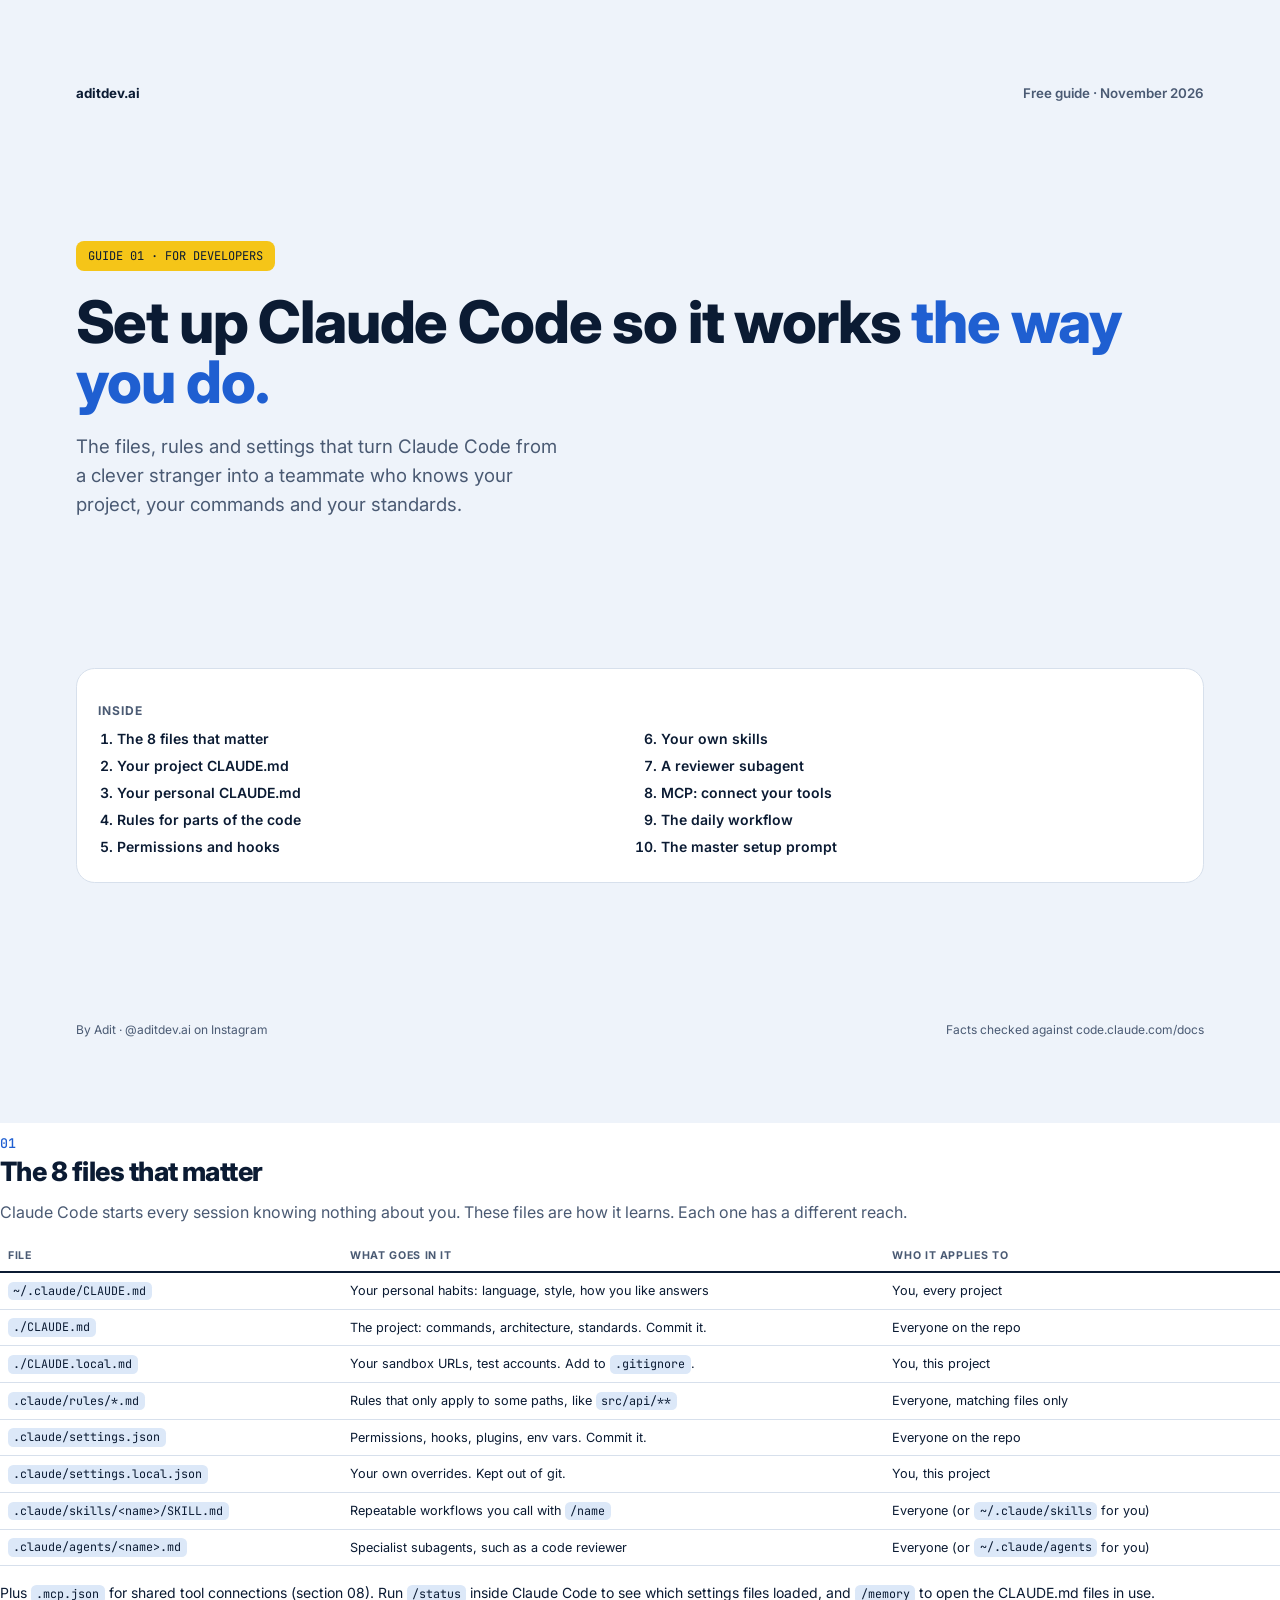
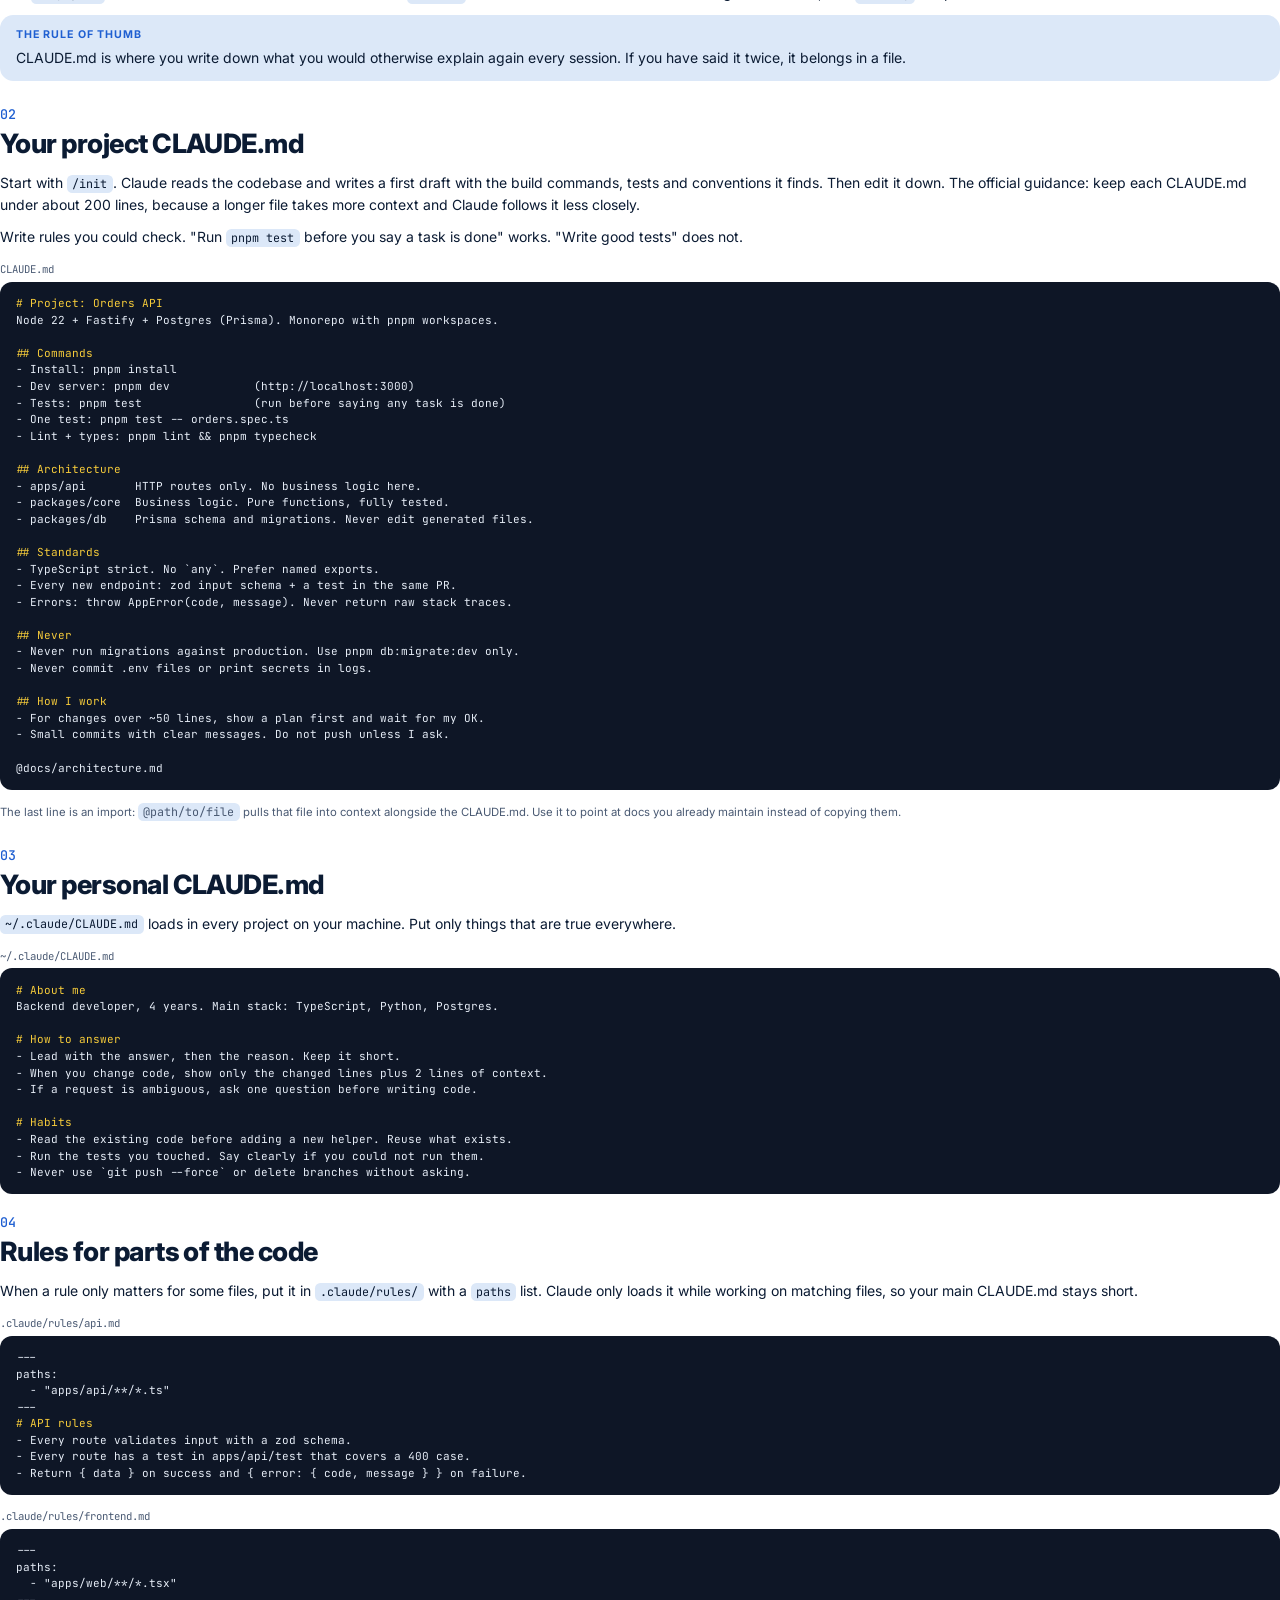
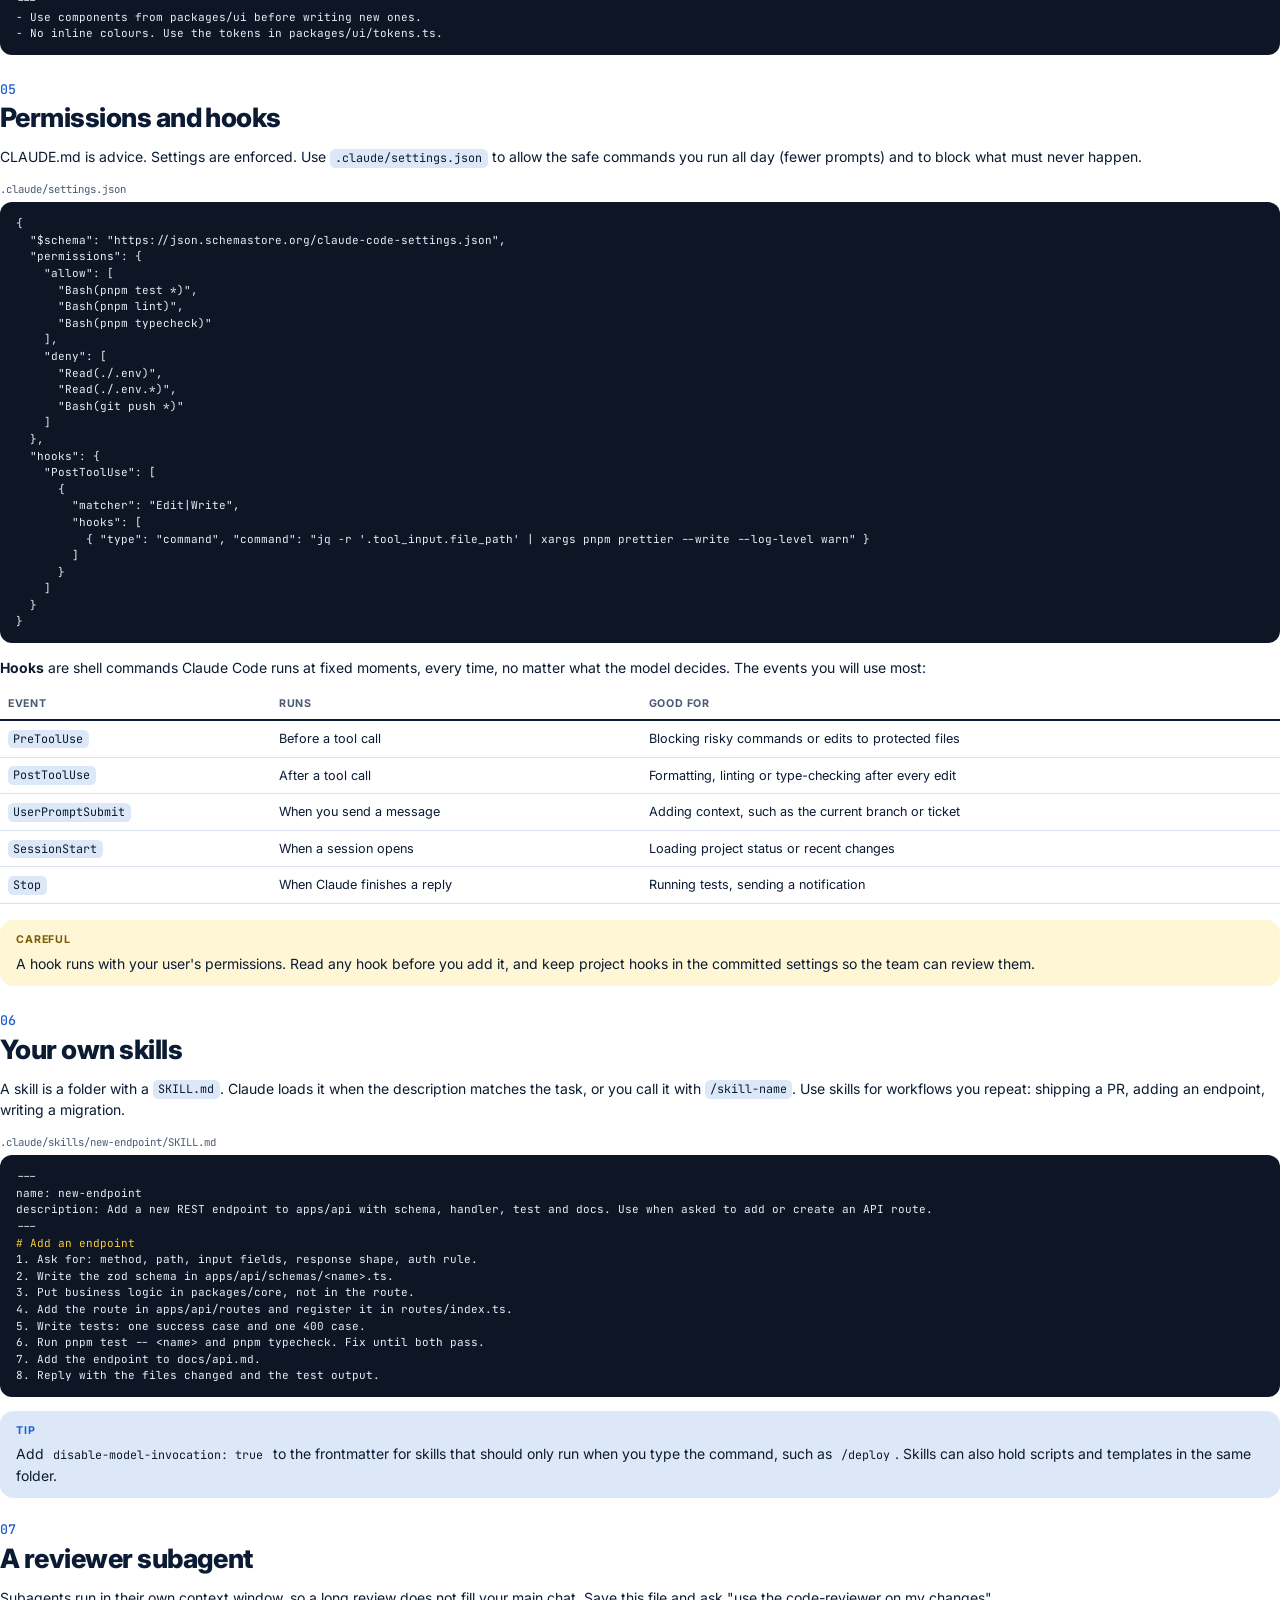
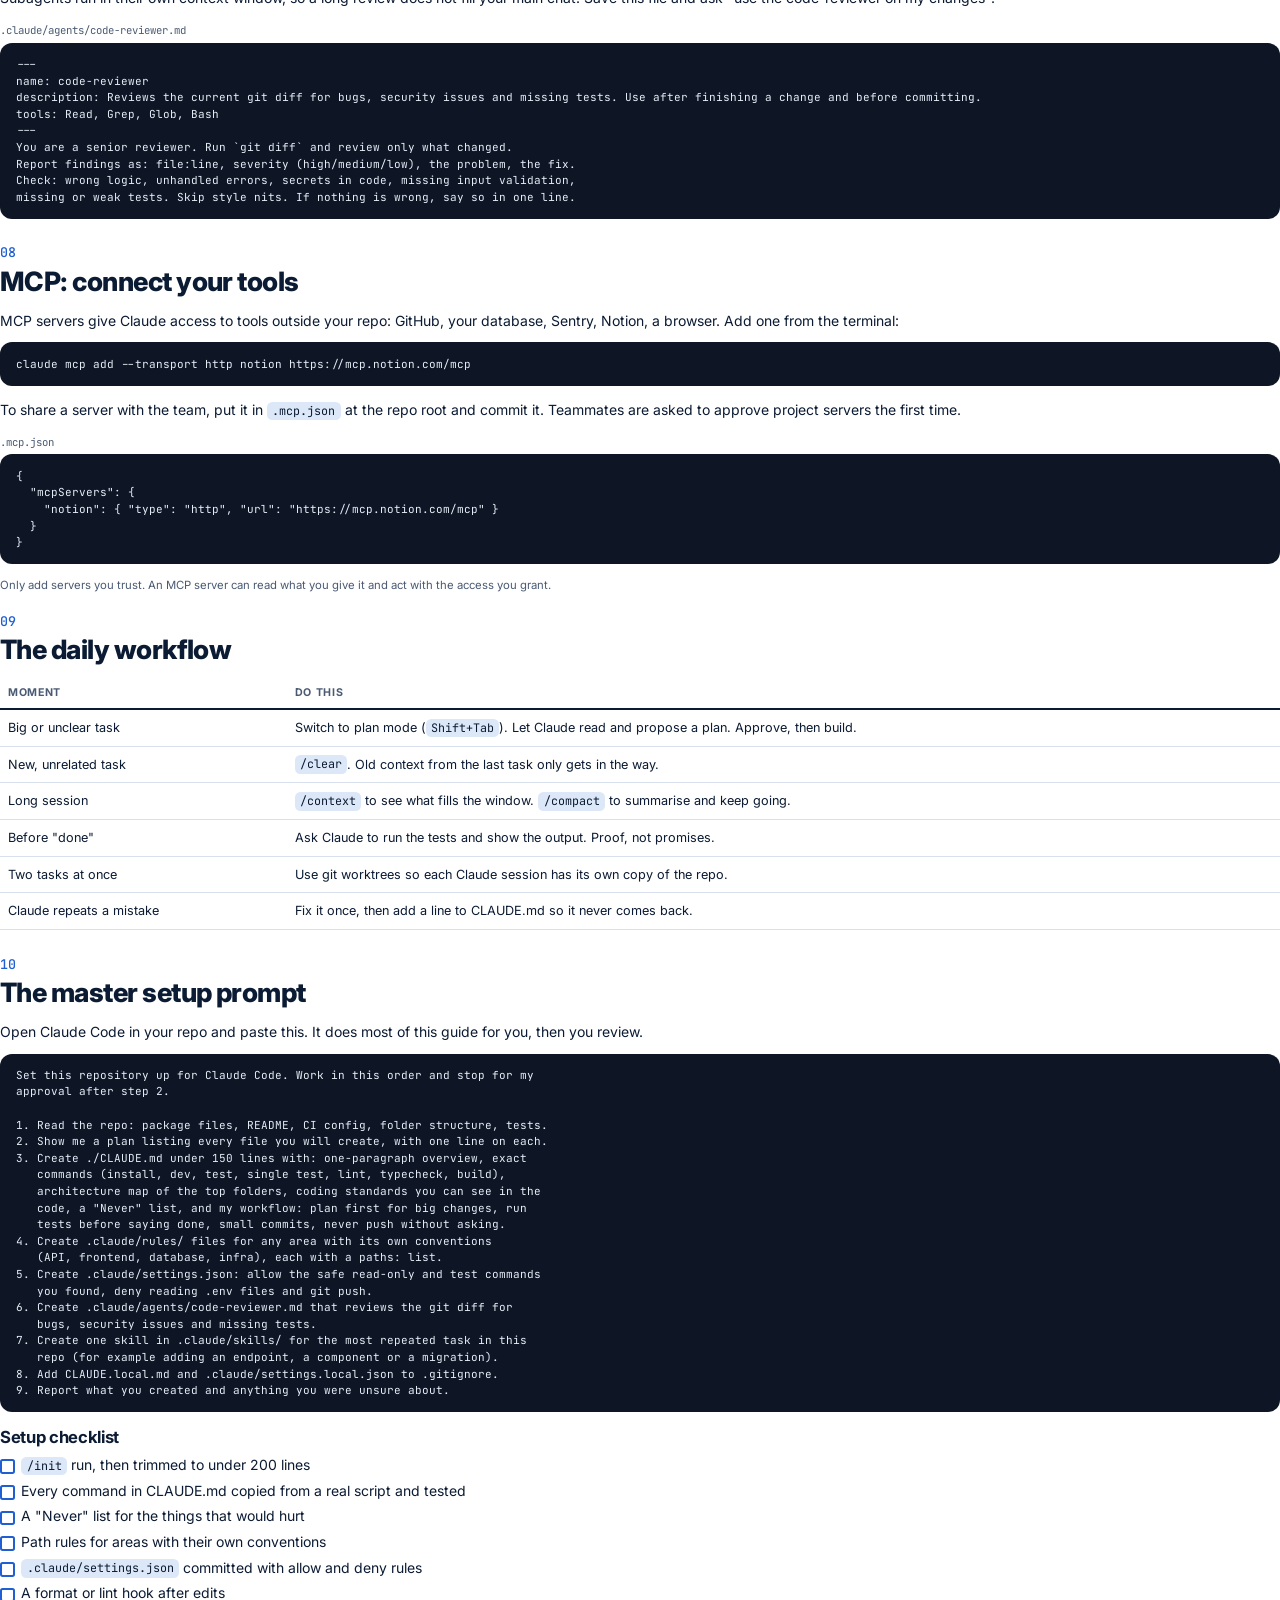
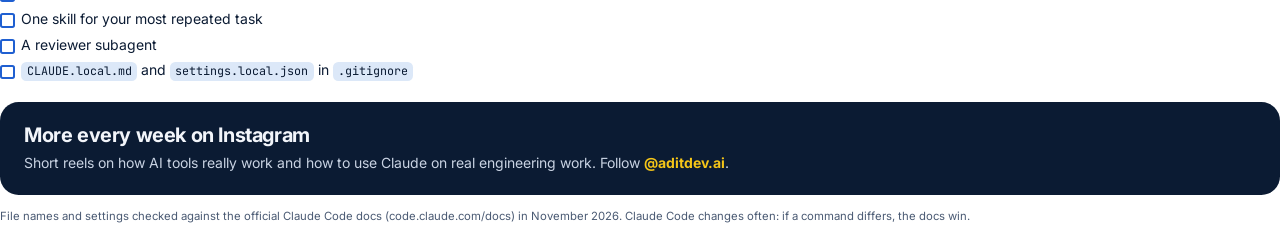
<file: guides/src/claude-code-setup.html>
<!doctype html>
<html lang="en"><head><meta charset="utf-8"><title>Claude Code Setup Guide · aditdev.ai</title><link rel="stylesheet" href="guide.css"></head>
<body>

<div class="cover">
  <div class="top"><b>aditdev.ai</b><span>Free guide · November 2026</span></div>
  <div>
    <span class="kicker">GUIDE 01 · FOR DEVELOPERS</span>
    <h1>Set up Claude Code so it works <em>the way you do.</em></h1>
    <p class="sub">The files, rules and settings that turn Claude Code from a clever stranger into a teammate who knows your project, your commands and your standards.</p>
  </div>
  <div class="inside">
    <h3>Inside</h3>
    <ol>
      <li>The 8 files that matter</li>
      <li>Your project CLAUDE.md</li>
      <li>Your personal CLAUDE.md</li>
      <li>Rules for parts of the code</li>
      <li>Permissions and hooks</li>
      <li>Your own skills</li>
      <li>A reviewer subagent</li>
      <li>MCP: connect your tools</li>
      <li>The daily workflow</li>
      <li>The master setup prompt</li>
    </ol>
  </div>
  <div class="foot"><span>By Adit · @aditdev.ai on Instagram</span><span>Facts checked against code.claude.com/docs</span></div>
</div>

<section>
  <h2><span class="n">01</span>The 8 files that matter</h2>
  <p class="lead">Claude Code starts every session knowing nothing about you. These files are how it learns. Each one has a different reach.</p>
  <table>
    <tr><th>File</th><th>What goes in it</th><th>Who it applies to</th></tr>
    <tr><td><code>~/.claude/CLAUDE.md</code></td><td>Your personal habits: language, style, how you like answers</td><td>You, every project</td></tr>
    <tr><td><code>./CLAUDE.md</code></td><td>The project: commands, architecture, standards. Commit it.</td><td>Everyone on the repo</td></tr>
    <tr><td><code>./CLAUDE.local.md</code></td><td>Your sandbox URLs, test accounts. Add to <code>.gitignore</code>.</td><td>You, this project</td></tr>
    <tr><td><code>.claude/rules/*.md</code></td><td>Rules that only apply to some paths, like <code>src/api/**</code></td><td>Everyone, matching files only</td></tr>
    <tr><td><code>.claude/settings.json</code></td><td>Permissions, hooks, plugins, env vars. Commit it.</td><td>Everyone on the repo</td></tr>
    <tr><td><code>.claude/settings.local.json</code></td><td>Your own overrides. Kept out of git.</td><td>You, this project</td></tr>
    <tr><td><code>.claude/skills/&lt;name&gt;/SKILL.md</code></td><td>Repeatable workflows you call with <code>/name</code></td><td>Everyone (or <code>~/.claude/skills</code> for you)</td></tr>
    <tr><td><code>.claude/agents/&lt;name&gt;.md</code></td><td>Specialist subagents, such as a code reviewer</td><td>Everyone (or <code>~/.claude/agents</code> for you)</td></tr>
  </table>
  <p>Plus <code>.mcp.json</code> for shared tool connections (section 08). Run <code>/status</code> inside Claude Code to see which settings files loaded, and <code>/memory</code> to open the CLAUDE.md files in use.</p>
  <div class="tip"><b>The rule of thumb</b>CLAUDE.md is where you write down what you would otherwise explain again every session. If you have said it twice, it belongs in a file.</div>
</section>

<section>
  <h2><span class="n">02</span>Your project CLAUDE.md</h2>
  <p>Start with <code>/init</code>. Claude reads the codebase and writes a first draft with the build commands, tests and conventions it finds. Then edit it down. The official guidance: keep each CLAUDE.md under about 200 lines, because a longer file takes more context and Claude follows it less closely.</p>
  <p>Write rules you could check. "Run <code>pnpm test</code> before you say a task is done" works. "Write good tests" does not.</p>
  <div class="file">CLAUDE.md</div>
<pre><span class="k"># Project: Orders API</span>
Node 22 + Fastify + Postgres (Prisma). Monorepo with pnpm workspaces.

<span class="k">## Commands</span>
- Install: pnpm install
- Dev server: pnpm dev            (http://localhost:3000)
- Tests: pnpm test                (run before saying any task is done)
- One test: pnpm test -- orders.spec.ts
- Lint + types: pnpm lint && pnpm typecheck

<span class="k">## Architecture</span>
- apps/api       HTTP routes only. No business logic here.
- packages/core  Business logic. Pure functions, fully tested.
- packages/db    Prisma schema and migrations. Never edit generated files.

<span class="k">## Standards</span>
- TypeScript strict. No `any`. Prefer named exports.
- Every new endpoint: zod input schema + a test in the same PR.
- Errors: throw AppError(code, message). Never return raw stack traces.

<span class="k">## Never</span>
- Never run migrations against production. Use pnpm db:migrate:dev only.
- Never commit .env files or print secrets in logs.

<span class="k">## How I work</span>
- For changes over ~50 lines, show a plan first and wait for my OK.
- Small commits with clear messages. Do not push unless I ask.

@docs/architecture.md</pre>
  <p class="small">The last line is an import: <code>@path/to/file</code> pulls that file into context alongside the CLAUDE.md. Use it to point at docs you already maintain instead of copying them.</p>
</section>

<section>
  <h2 class="pb"><span class="n">03</span>Your personal CLAUDE.md</h2>
  <p><code>~/.claude/CLAUDE.md</code> loads in every project on your machine. Put only things that are true everywhere.</p>
  <div class="file">~/.claude/CLAUDE.md</div>
<pre><span class="k"># About me</span>
Backend developer, 4 years. Main stack: TypeScript, Python, Postgres.

<span class="k"># How to answer</span>
- Lead with the answer, then the reason. Keep it short.
- When you change code, show only the changed lines plus 2 lines of context.
- If a request is ambiguous, ask one question before writing code.

<span class="k"># Habits</span>
- Read the existing code before adding a new helper. Reuse what exists.
- Run the tests you touched. Say clearly if you could not run them.
- Never use `git push --force` or delete branches without asking.</pre>

  <h2><span class="n">04</span>Rules for parts of the code</h2>
  <p>When a rule only matters for some files, put it in <code>.claude/rules/</code> with a <code>paths</code> list. Claude only loads it while working on matching files, so your main CLAUDE.md stays short.</p>
  <div class="file">.claude/rules/api.md</div>
<pre>---
paths:
  - "apps/api/**/*.ts"
---
<span class="k"># API rules</span>
- Every route validates input with a zod schema.
- Every route has a test in apps/api/test that covers a 400 case.
- Return { data } on success and { error: { code, message } } on failure.</pre>
  <div class="file">.claude/rules/frontend.md</div>
<pre>---
paths:
  - "apps/web/**/*.tsx"
---
- Use components from packages/ui before writing new ones.
- No inline colours. Use the tokens in packages/ui/tokens.ts.</pre>
</section>

<section>
  <h2 class="pb"><span class="n">05</span>Permissions and hooks</h2>
  <p>CLAUDE.md is advice. Settings are enforced. Use <code>.claude/settings.json</code> to allow the safe commands you run all day (fewer prompts) and to block what must never happen.</p>
  <div class="file">.claude/settings.json</div>
<pre>{
  "$schema": "https://json.schemastore.org/claude-code-settings.json",
  "permissions": {
    "allow": [
      "Bash(pnpm test *)",
      "Bash(pnpm lint)",
      "Bash(pnpm typecheck)"
    ],
    "deny": [
      "Read(./.env)",
      "Read(./.env.*)",
      "Bash(git push *)"
    ]
  },
  "hooks": {
    "PostToolUse": [
      {
        "matcher": "Edit|Write",
        "hooks": [
          { "type": "command", "command": "jq -r '.tool_input.file_path' | xargs pnpm prettier --write --log-level warn" }
        ]
      }
    ]
  }
}</pre>
  <p><b>Hooks</b> are shell commands Claude Code runs at fixed moments, every time, no matter what the model decides. The events you will use most:</p>
  <table>
    <tr><th>Event</th><th>Runs</th><th>Good for</th></tr>
    <tr><td><code>PreToolUse</code></td><td>Before a tool call</td><td>Blocking risky commands or edits to protected files</td></tr>
    <tr><td><code>PostToolUse</code></td><td>After a tool call</td><td>Formatting, linting or type-checking after every edit</td></tr>
    <tr><td><code>UserPromptSubmit</code></td><td>When you send a message</td><td>Adding context, such as the current branch or ticket</td></tr>
    <tr><td><code>SessionStart</code></td><td>When a session opens</td><td>Loading project status or recent changes</td></tr>
    <tr><td><code>Stop</code></td><td>When Claude finishes a reply</td><td>Running tests, sending a notification</td></tr>
  </table>
  <div class="warn"><b>Careful</b>A hook runs with your user's permissions. Read any hook before you add it, and keep project hooks in the committed settings so the team can review them.</div>
</section>

<section>
  <h2><span class="n">06</span>Your own skills</h2>
  <p>A skill is a folder with a <code>SKILL.md</code>. Claude loads it when the description matches the task, or you call it with <code>/skill-name</code>. Use skills for workflows you repeat: shipping a PR, adding an endpoint, writing a migration.</p>
  <div class="file">.claude/skills/new-endpoint/SKILL.md</div>
<pre>---
name: new-endpoint
description: Add a new REST endpoint to apps/api with schema, handler, test and docs. Use when asked to add or create an API route.
---
<span class="k"># Add an endpoint</span>
1. Ask for: method, path, input fields, response shape, auth rule.
2. Write the zod schema in apps/api/schemas/&lt;name&gt;.ts.
3. Put business logic in packages/core, not in the route.
4. Add the route in apps/api/routes and register it in routes/index.ts.
5. Write tests: one success case and one 400 case.
6. Run pnpm test -- &lt;name&gt; and pnpm typecheck. Fix until both pass.
7. Add the endpoint to docs/api.md.
8. Reply with the files changed and the test output.</pre>
  <div class="tip"><b>Tip</b>Add <code>disable-model-invocation: true</code> to the frontmatter for skills that should only run when you type the command, such as <code>/deploy</code>. Skills can also hold scripts and templates in the same folder.</div>

  <h2 class="pb"><span class="n">07</span>A reviewer subagent</h2>
  <p>Subagents run in their own context window, so a long review does not fill your main chat. Save this file and ask "use the code-reviewer on my changes".</p>
  <div class="file">.claude/agents/code-reviewer.md</div>
<pre>---
name: code-reviewer
description: Reviews the current git diff for bugs, security issues and missing tests. Use after finishing a change and before committing.
tools: Read, Grep, Glob, Bash
---
You are a senior reviewer. Run `git diff` and review only what changed.
Report findings as: file:line, severity (high/medium/low), the problem, the fix.
Check: wrong logic, unhandled errors, secrets in code, missing input validation,
missing or weak tests. Skip style nits. If nothing is wrong, say so in one line.</pre>
</section>

<section>
  <h2><span class="n">08</span>MCP: connect your tools</h2>
  <p>MCP servers give Claude access to tools outside your repo: GitHub, your database, Sentry, Notion, a browser. Add one from the terminal:</p>
<pre>claude mcp add --transport http notion https://mcp.notion.com/mcp</pre>
  <p>To share a server with the team, put it in <code>.mcp.json</code> at the repo root and commit it. Teammates are asked to approve project servers the first time.</p>
  <div class="file">.mcp.json</div>
<pre>{
  "mcpServers": {
    "notion": { "type": "http", "url": "https://mcp.notion.com/mcp" }
  }
}</pre>
  <p class="small">Only add servers you trust. An MCP server can read what you give it and act with the access you grant.</p>

  <h2><span class="n">09</span>The daily workflow</h2>
  <table>
    <tr><th>Moment</th><th>Do this</th></tr>
    <tr><td>Big or unclear task</td><td>Switch to plan mode (<code>Shift+Tab</code>). Let Claude read and propose a plan. Approve, then build.</td></tr>
    <tr><td>New, unrelated task</td><td><code>/clear</code>. Old context from the last task only gets in the way.</td></tr>
    <tr><td>Long session</td><td><code>/context</code> to see what fills the window. <code>/compact</code> to summarise and keep going.</td></tr>
    <tr><td>Before "done"</td><td>Ask Claude to run the tests and show the output. Proof, not promises.</td></tr>
    <tr><td>Two tasks at once</td><td>Use git worktrees so each Claude session has its own copy of the repo.</td></tr>
    <tr><td>Claude repeats a mistake</td><td>Fix it once, then add a line to CLAUDE.md so it never comes back.</td></tr>
  </table>
</section>

<section>
  <h2><span class="n">10</span>The master setup prompt</h2>
  <p>Open Claude Code in your repo and paste this. It does most of this guide for you, then you review.</p>
<pre>Set this repository up for Claude Code. Work in this order and stop for my
approval after step 2.

1. Read the repo: package files, README, CI config, folder structure, tests.
2. Show me a plan listing every file you will create, with one line on each.
3. Create ./CLAUDE.md under 150 lines with: one-paragraph overview, exact
   commands (install, dev, test, single test, lint, typecheck, build),
   architecture map of the top folders, coding standards you can see in the
   code, a "Never" list, and my workflow: plan first for big changes, run
   tests before saying done, small commits, never push without asking.
4. Create .claude/rules/ files for any area with its own conventions
   (API, frontend, database, infra), each with a paths: list.
5. Create .claude/settings.json: allow the safe read-only and test commands
   you found, deny reading .env files and git push.
6. Create .claude/agents/code-reviewer.md that reviews the git diff for
   bugs, security issues and missing tests.
7. Create one skill in .claude/skills/ for the most repeated task in this
   repo (for example adding an endpoint, a component or a migration).
8. Add CLAUDE.local.md and .claude/settings.local.json to .gitignore.
9. Report what you created and anything you were unsure about.</pre>

  <h3 class="pb">Setup checklist</h3>
  <ul class="check">
    <li><code>/init</code> run, then trimmed to under 200 lines</li>
    <li>Every command in CLAUDE.md copied from a real script and tested</li>
    <li>A "Never" list for the things that would hurt</li>
    <li>Path rules for areas with their own conventions</li>
    <li><code>.claude/settings.json</code> committed with allow and deny rules</li>
    <li>A format or lint hook after edits</li>
    <li>One skill for your most repeated task</li>
    <li>A reviewer subagent</li>
    <li><code>CLAUDE.local.md</code> and <code>settings.local.json</code> in <code>.gitignore</code></li>
  </ul>

  <div class="end">
    <h3>More every week on Instagram</h3>
    <p>Short reels on how AI tools really work and how to use Claude on real engineering work. Follow <b>@aditdev.ai</b>.</p>
  </div>
  <p class="small" style="margin-top:10pt">File names and settings checked against the official Claude Code docs (code.claude.com/docs) in November 2026. Claude Code changes often: if a command differs, the docs win.</p>
</section>

</body></html>
</file>
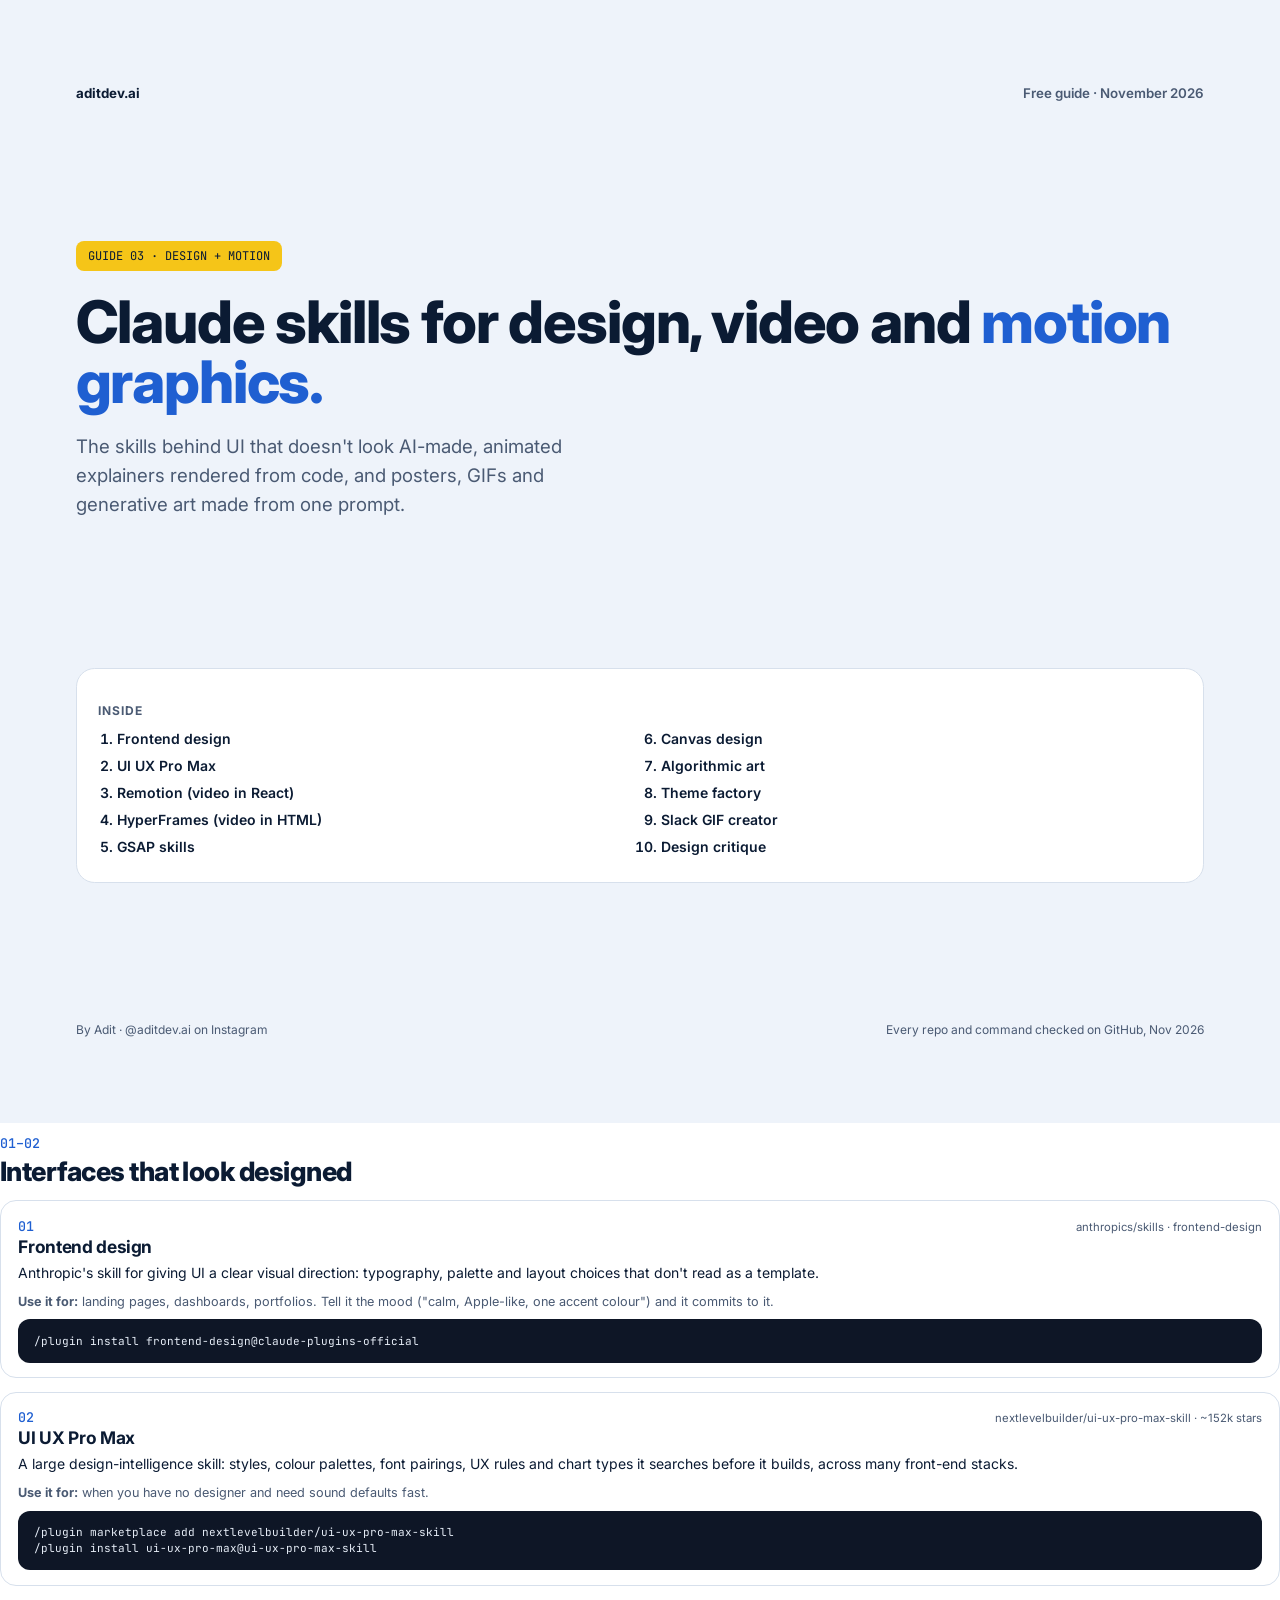
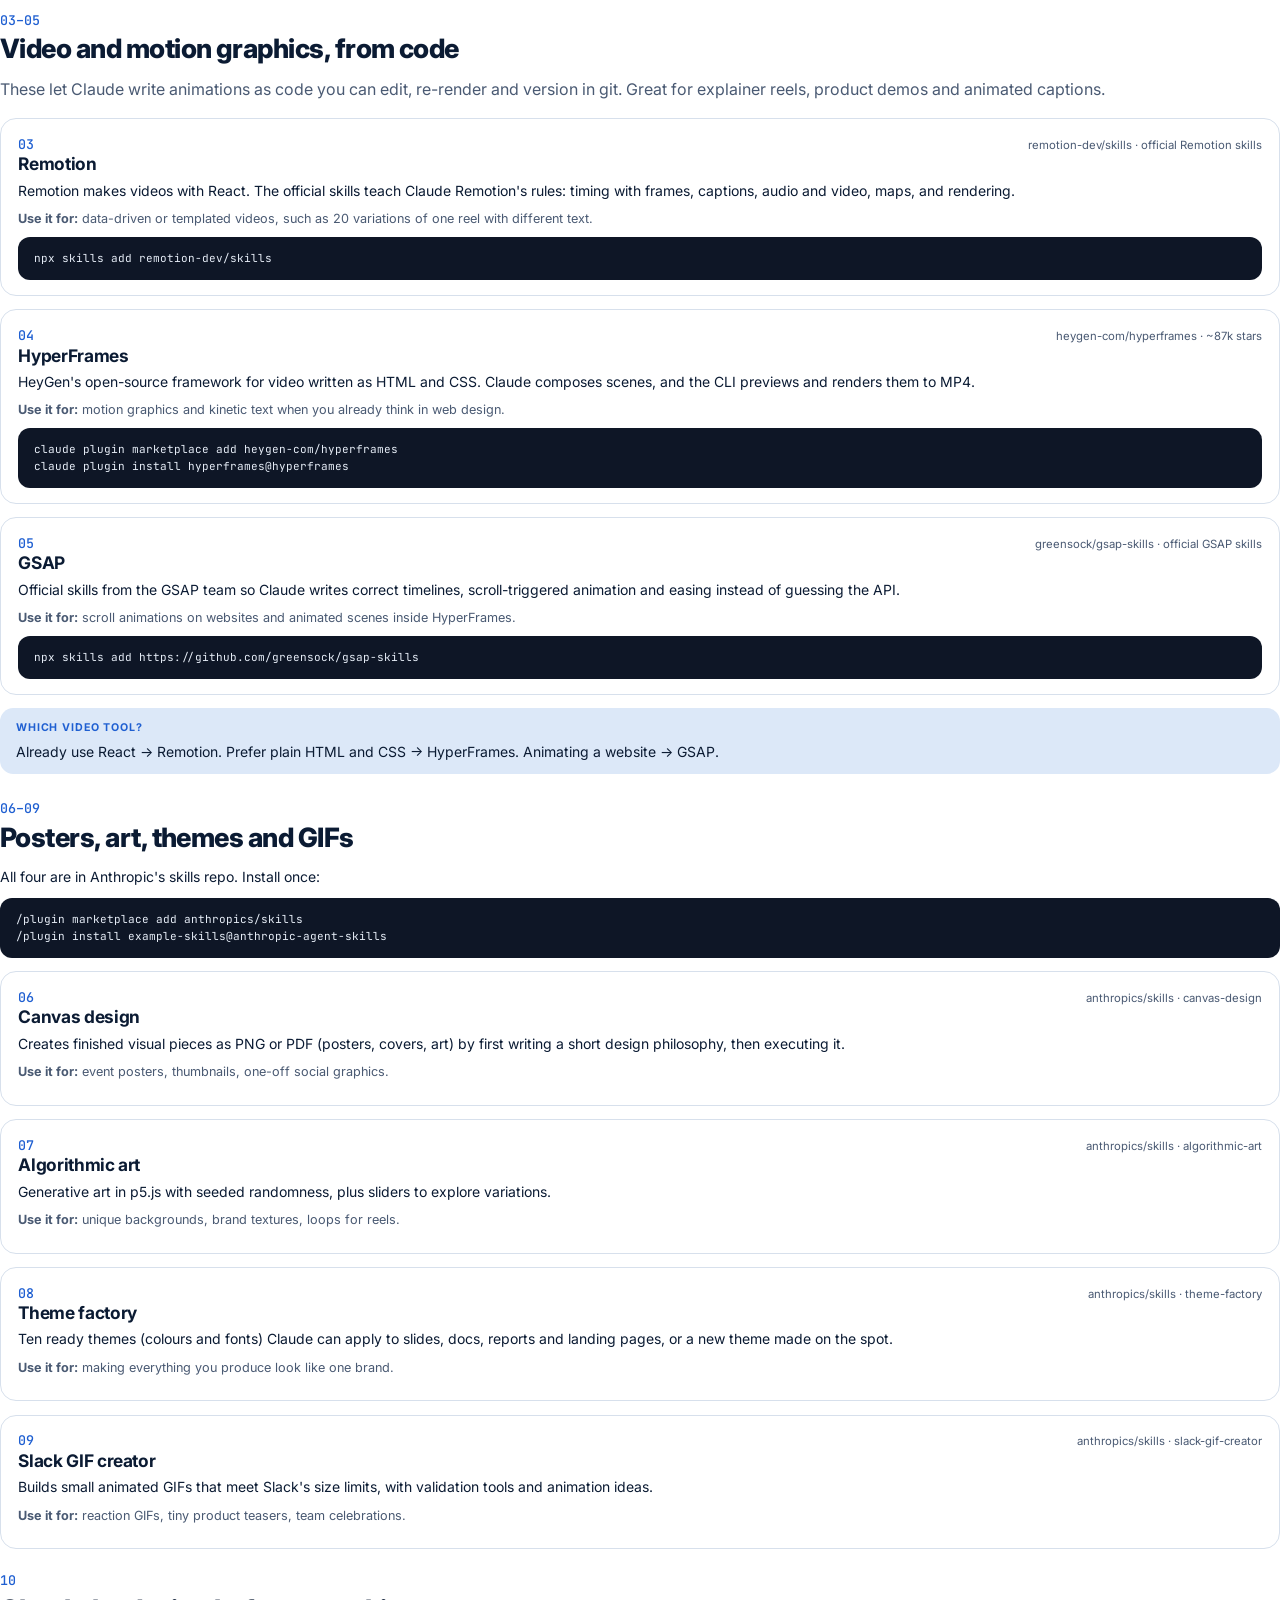
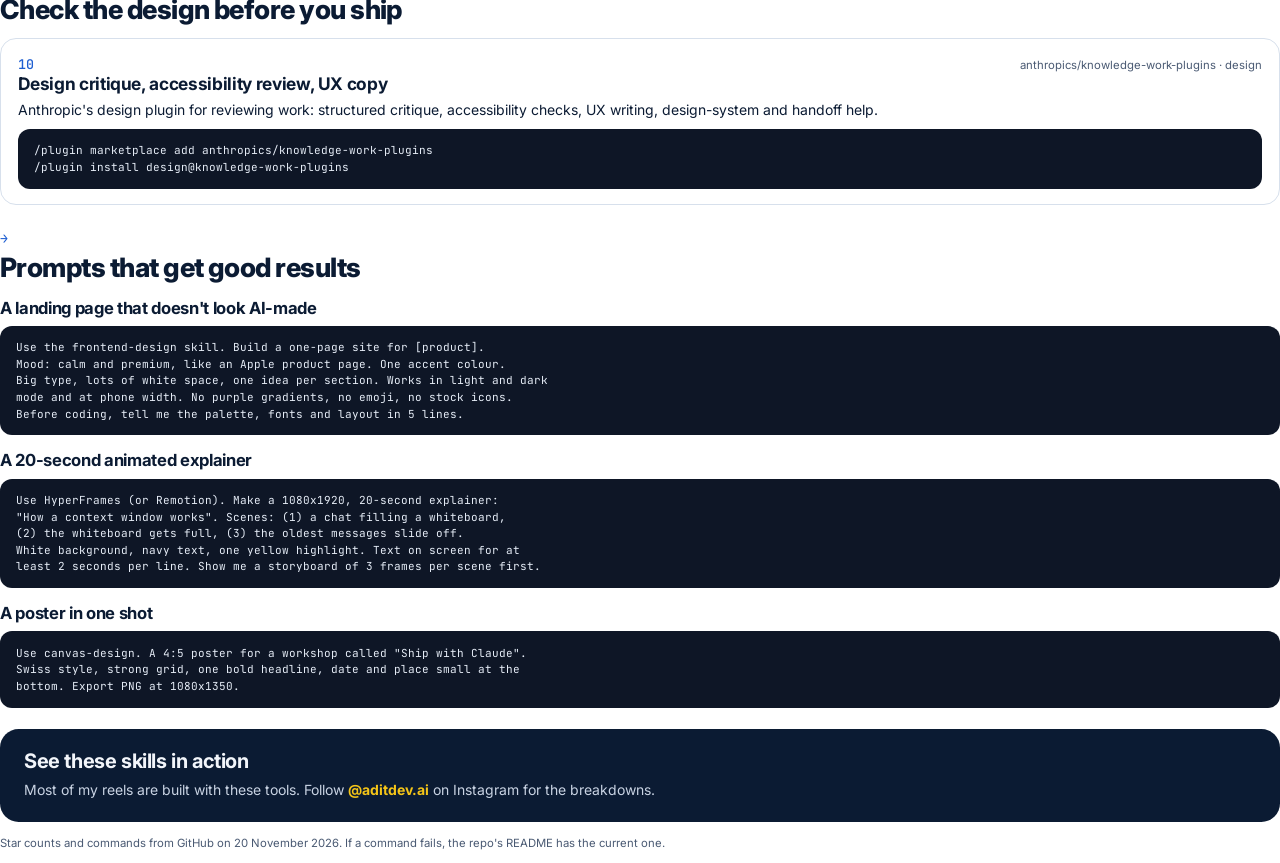
<file: guides/src/claude-design-skills.html>
<!doctype html>
<html lang="en"><head><meta charset="utf-8"><title>Claude Design and Motion Skills · aditdev.ai</title><link rel="stylesheet" href="guide.css"></head>
<body>

<div class="cover">
  <div class="top"><b>aditdev.ai</b><span>Free guide · November 2026</span></div>
  <div>
    <span class="kicker">GUIDE 03 · DESIGN + MOTION</span>
    <h1>Claude skills for design, video and <em>motion graphics.</em></h1>
    <p class="sub">The skills behind UI that doesn't look AI-made, animated explainers rendered from code, and posters, GIFs and generative art made from one prompt.</p>
  </div>
  <div class="inside">
    <h3>Inside</h3>
    <ol>
      <li>Frontend design</li>
      <li>UI UX Pro Max</li>
      <li>Remotion (video in React)</li>
      <li>HyperFrames (video in HTML)</li>
      <li>GSAP skills</li>
      <li>Canvas design</li>
      <li>Algorithmic art</li>
      <li>Theme factory</li>
      <li>Slack GIF creator</li>
      <li>Design critique</li>
    </ol>
  </div>
  <div class="foot"><span>By Adit · @aditdev.ai on Instagram</span><span>Every repo and command checked on GitHub, Nov 2026</span></div>
</div>

<section>
  <h2><span class="n">01–02</span>Interfaces that look designed</h2>

  <div class="card"><div class="hd"><span class="rank">01</span><span class="meta">anthropics/skills · frontend-design</span></div>
    <h3>Frontend design</h3>
    <p>Anthropic's skill for giving UI a clear visual direction: typography, palette and layout choices that don't read as a template.</p>
    <p class="use"><b>Use it for:</b> landing pages, dashboards, portfolios. Tell it the mood ("calm, Apple-like, one accent colour") and it commits to it.</p>
<pre>/plugin install frontend-design@claude-plugins-official</pre></div>

  <div class="card"><div class="hd"><span class="rank">02</span><span class="meta">nextlevelbuilder/ui-ux-pro-max-skill · ~152k stars</span></div>
    <h3>UI UX Pro Max</h3>
    <p>A large design-intelligence skill: styles, colour palettes, font pairings, UX rules and chart types it searches before it builds, across many front-end stacks.</p>
    <p class="use"><b>Use it for:</b> when you have no designer and need sound defaults fast.</p>
<pre>/plugin marketplace add nextlevelbuilder/ui-ux-pro-max-skill
/plugin install ui-ux-pro-max@ui-ux-pro-max-skill</pre></div>
</section>

<section>
  <h2><span class="n">03–05</span>Video and motion graphics, from code</h2>
  <p class="lead">These let Claude write animations as code you can edit, re-render and version in git. Great for explainer reels, product demos and animated captions.</p>

  <div class="card"><div class="hd"><span class="rank">03</span><span class="meta">remotion-dev/skills · official Remotion skills</span></div>
    <h3>Remotion</h3>
    <p>Remotion makes videos with React. The official skills teach Claude Remotion's rules: timing with frames, captions, audio and video, maps, and rendering.</p>
    <p class="use"><b>Use it for:</b> data-driven or templated videos, such as 20 variations of one reel with different text.</p>
<pre>npx skills add remotion-dev/skills</pre></div>

  <div class="card"><div class="hd"><span class="rank">04</span><span class="meta">heygen-com/hyperframes · ~87k stars</span></div>
    <h3>HyperFrames</h3>
    <p>HeyGen's open-source framework for video written as HTML and CSS. Claude composes scenes, and the CLI previews and renders them to MP4.</p>
    <p class="use"><b>Use it for:</b> motion graphics and kinetic text when you already think in web design.</p>
<pre>claude plugin marketplace add heygen-com/hyperframes
claude plugin install hyperframes@hyperframes</pre></div>

  <div class="card"><div class="hd"><span class="rank">05</span><span class="meta">greensock/gsap-skills · official GSAP skills</span></div>
    <h3>GSAP</h3>
    <p>Official skills from the GSAP team so Claude writes correct timelines, scroll-triggered animation and easing instead of guessing the API.</p>
    <p class="use"><b>Use it for:</b> scroll animations on websites and animated scenes inside HyperFrames.</p>
<pre>npx skills add https://github.com/greensock/gsap-skills</pre></div>

  <div class="tip"><b>Which video tool?</b>Already use React → Remotion. Prefer plain HTML and CSS → HyperFrames. Animating a website → GSAP.</div>
</section>

<section>
  <h2><span class="n">06–09</span>Posters, art, themes and GIFs</h2>
  <p>All four are in Anthropic's skills repo. Install once:</p>
<pre>/plugin marketplace add anthropics/skills
/plugin install example-skills@anthropic-agent-skills</pre>

  <div class="card"><div class="hd"><span class="rank">06</span><span class="meta">anthropics/skills · canvas-design</span></div>
    <h3>Canvas design</h3>
    <p>Creates finished visual pieces as PNG or PDF (posters, covers, art) by first writing a short design philosophy, then executing it.</p>
    <p class="use"><b>Use it for:</b> event posters, thumbnails, one-off social graphics.</p></div>

  <div class="card"><div class="hd"><span class="rank">07</span><span class="meta">anthropics/skills · algorithmic-art</span></div>
    <h3>Algorithmic art</h3>
    <p>Generative art in p5.js with seeded randomness, plus sliders to explore variations.</p>
    <p class="use"><b>Use it for:</b> unique backgrounds, brand textures, loops for reels.</p></div>

  <div class="card"><div class="hd"><span class="rank">08</span><span class="meta">anthropics/skills · theme-factory</span></div>
    <h3>Theme factory</h3>
    <p>Ten ready themes (colours and fonts) Claude can apply to slides, docs, reports and landing pages, or a new theme made on the spot.</p>
    <p class="use"><b>Use it for:</b> making everything you produce look like one brand.</p></div>

  <div class="card"><div class="hd"><span class="rank">09</span><span class="meta">anthropics/skills · slack-gif-creator</span></div>
    <h3>Slack GIF creator</h3>
    <p>Builds small animated GIFs that meet Slack's size limits, with validation tools and animation ideas.</p>
    <p class="use"><b>Use it for:</b> reaction GIFs, tiny product teasers, team celebrations.</p></div>

  <h2 style="margin-top:12pt"><span class="n">10</span>Check the design before you ship</h2>
  <div class="card"><div class="hd"><span class="rank">10</span><span class="meta">anthropics/knowledge-work-plugins · design</span></div>
    <h3>Design critique, accessibility review, UX copy</h3>
    <p>Anthropic's design plugin for reviewing work: structured critique, accessibility checks, UX writing, design-system and handoff help.</p>
<pre>/plugin marketplace add anthropics/knowledge-work-plugins
/plugin install design@knowledge-work-plugins</pre></div>
</section>

<section>
  <h2><span class="n">→</span>Prompts that get good results</h2>
  <h3>A landing page that doesn't look AI-made</h3>
<pre>Use the frontend-design skill. Build a one-page site for [product].
Mood: calm and premium, like an Apple product page. One accent colour.
Big type, lots of white space, one idea per section. Works in light and dark
mode and at phone width. No purple gradients, no emoji, no stock icons.
Before coding, tell me the palette, fonts and layout in 5 lines.</pre>

  <h3>A 20-second animated explainer</h3>
<pre>Use HyperFrames (or Remotion). Make a 1080x1920, 20-second explainer:
"How a context window works". Scenes: (1) a chat filling a whiteboard,
(2) the whiteboard gets full, (3) the oldest messages slide off.
White background, navy text, one yellow highlight. Text on screen for at
least 2 seconds per line. Show me a storyboard of 3 frames per scene first.</pre>

  <h3>A poster in one shot</h3>
<pre>Use canvas-design. A 4:5 poster for a workshop called "Ship with Claude".
Swiss style, strong grid, one bold headline, date and place small at the
bottom. Export PNG at 1080x1350.</pre>

  <div class="end">
    <h3>See these skills in action</h3>
    <p>Most of my reels are built with these tools. Follow <b>@aditdev.ai</b> on Instagram for the breakdowns.</p>
  </div>
  <p class="small" style="margin-top:10pt">Star counts and commands from GitHub on 20 November 2026. If a command fails, the repo's README has the current one.</p>
</section>

</body></html>
</file>
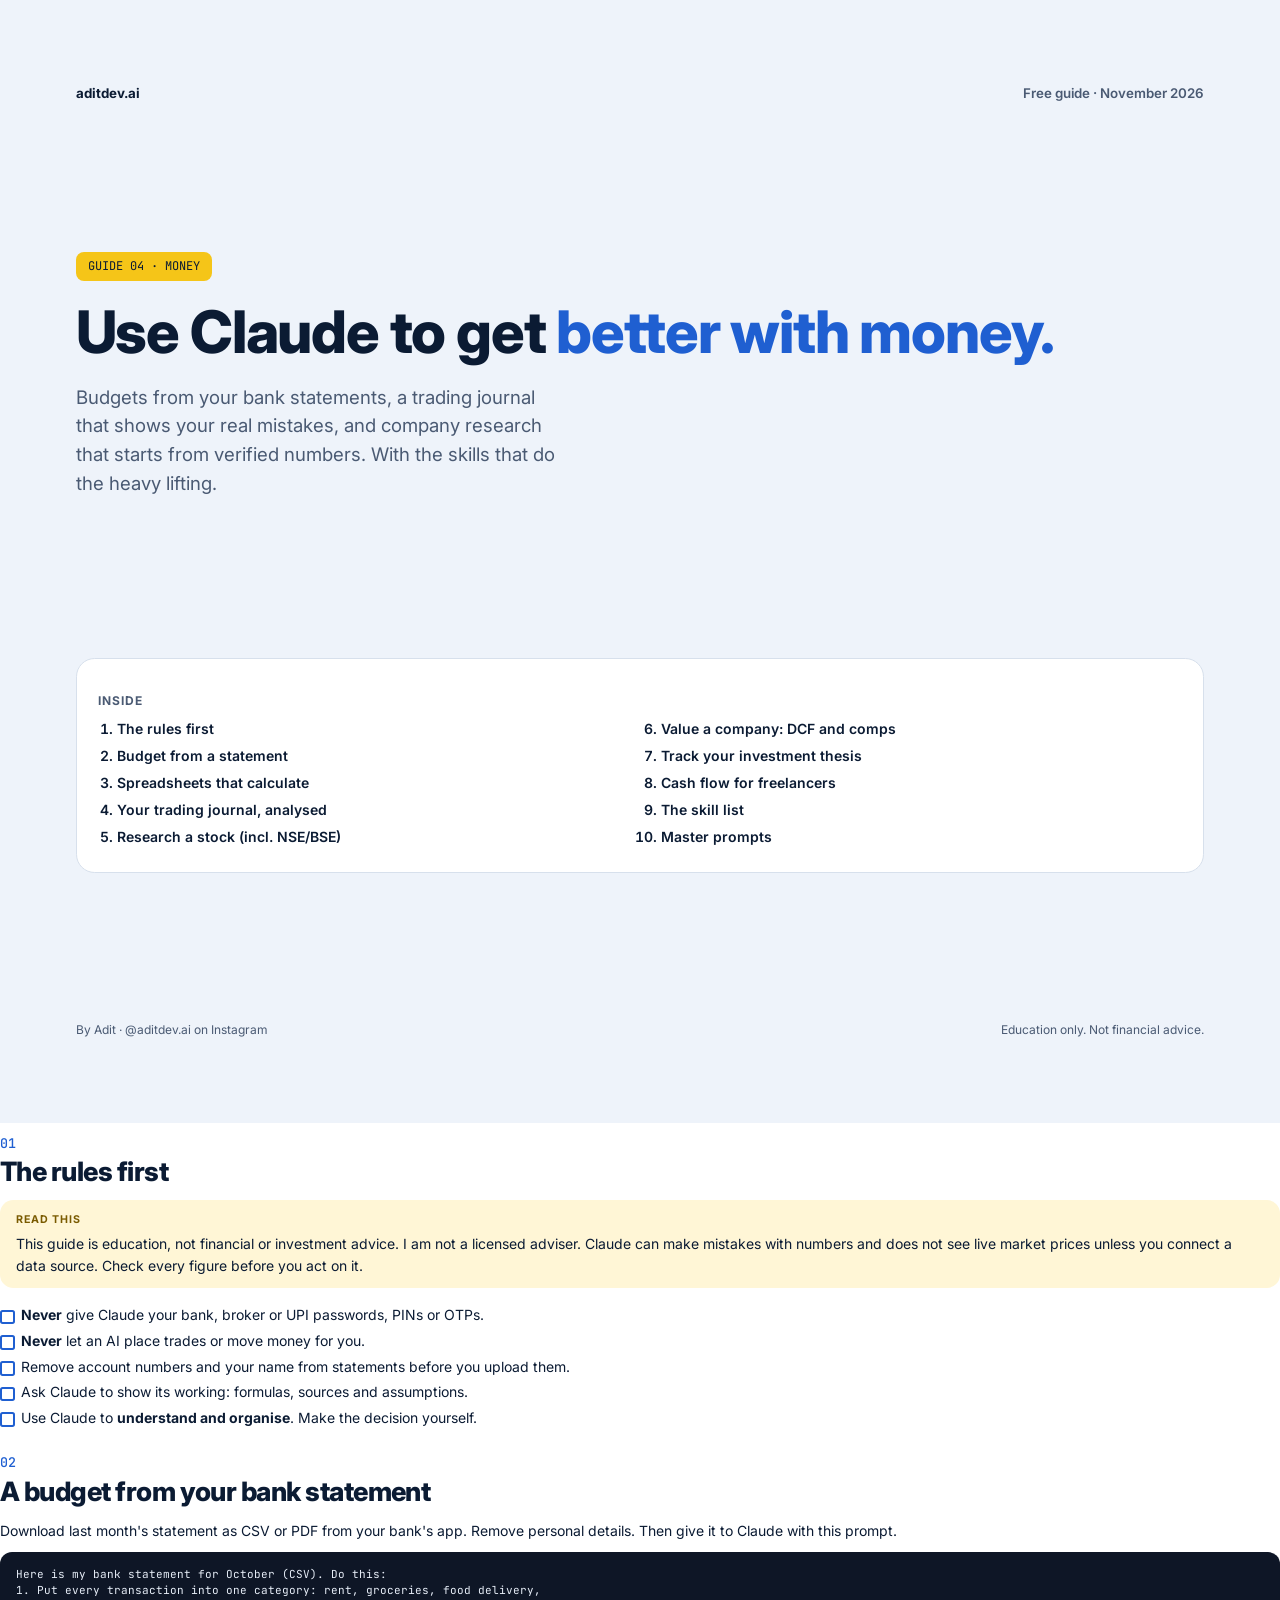
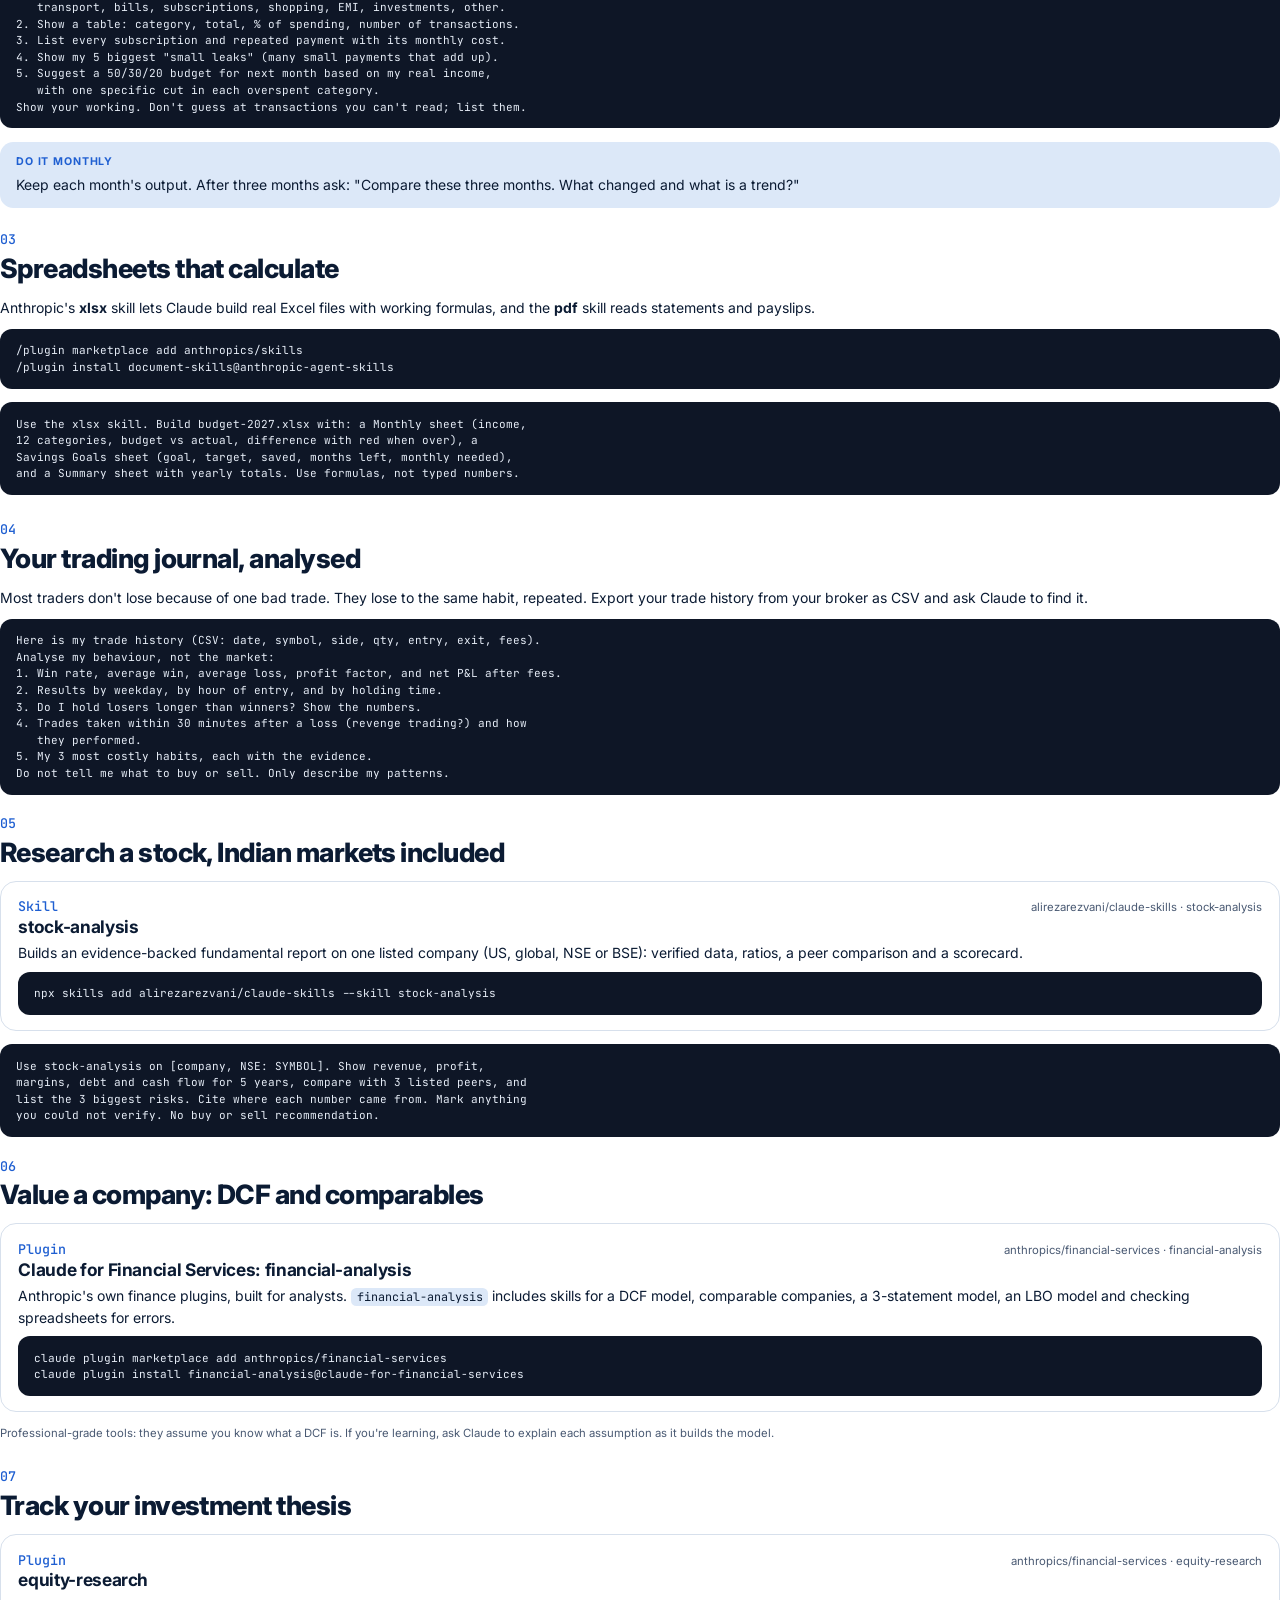
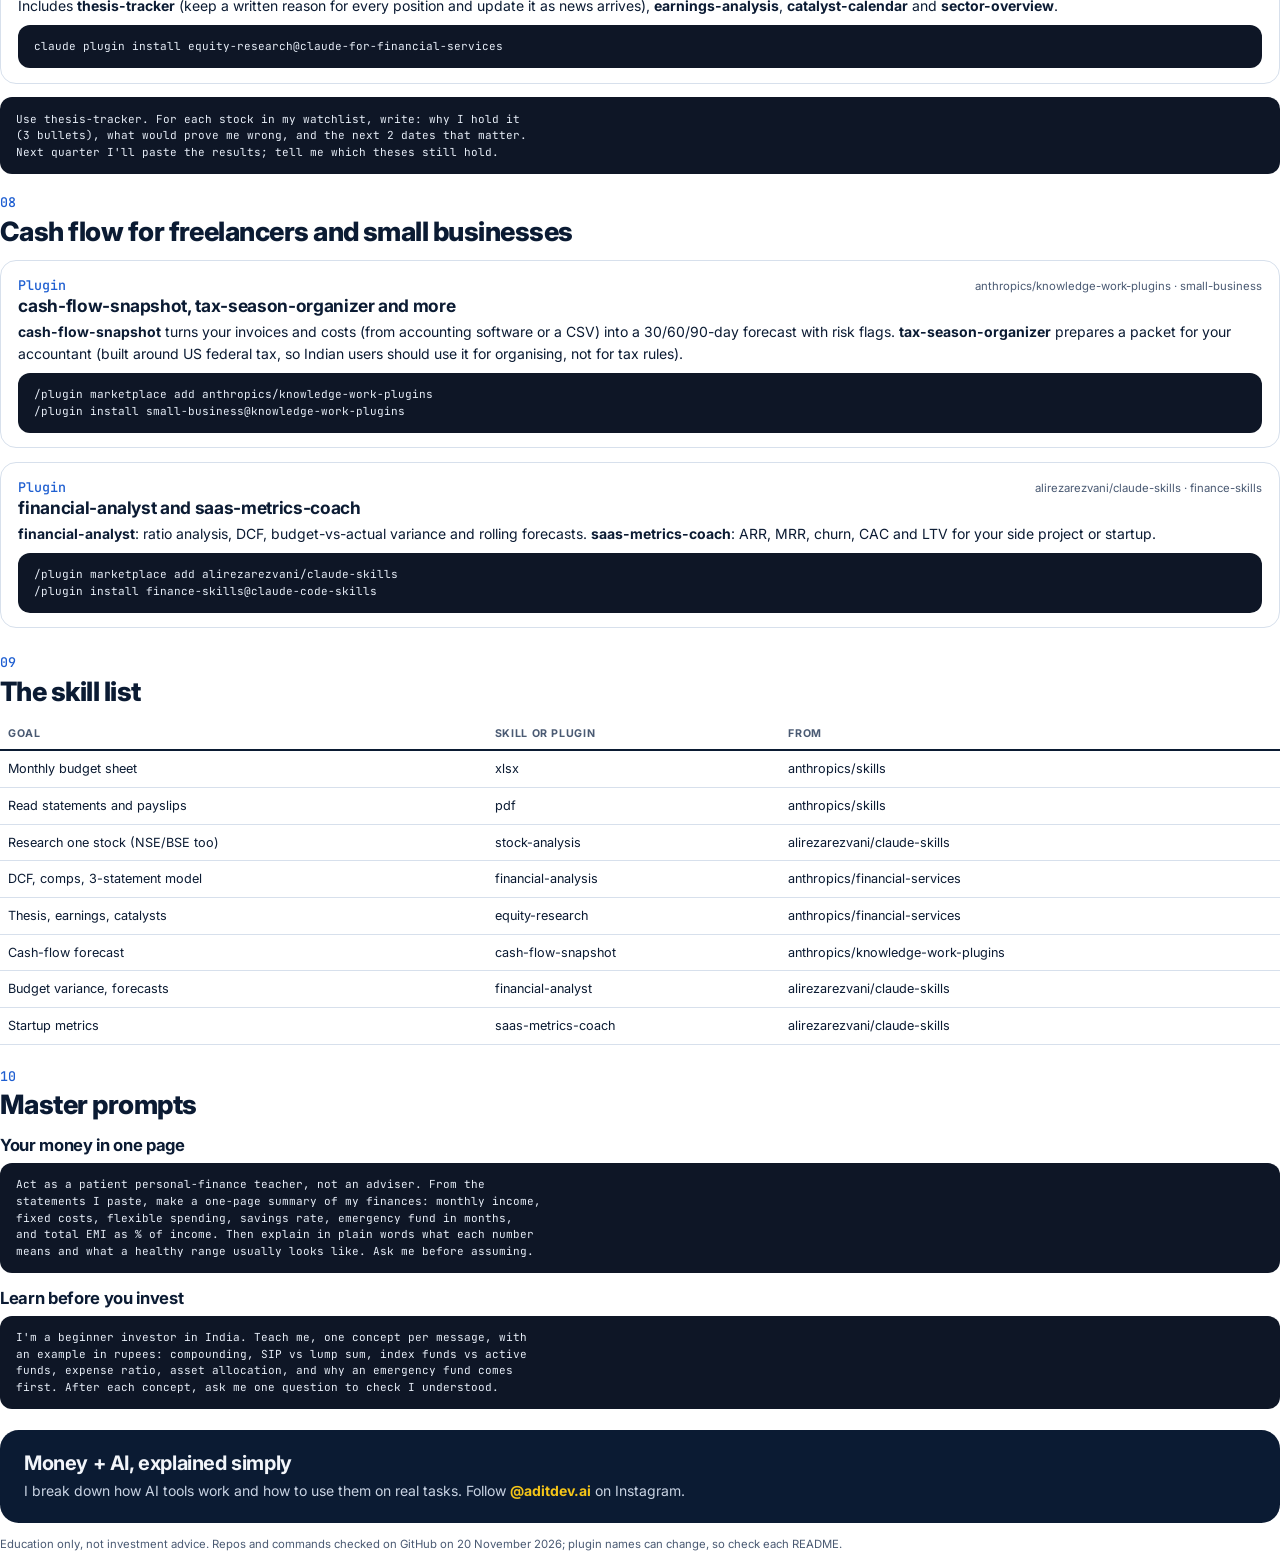
<file: guides/src/claude-for-finance.html>
<!doctype html>
<html lang="en"><head><meta charset="utf-8"><title>Claude for Your Money · aditdev.ai</title><link rel="stylesheet" href="guide.css"></head>
<body>

<div class="cover">
  <div class="top"><b>aditdev.ai</b><span>Free guide · November 2026</span></div>
  <div>
    <span class="kicker">GUIDE 04 · MONEY</span>
    <h1>Use Claude to get <em>better with money.</em></h1>
    <p class="sub">Budgets from your bank statements, a trading journal that shows your real mistakes, and company research that starts from verified numbers. With the skills that do the heavy lifting.</p>
  </div>
  <div class="inside">
    <h3>Inside</h3>
    <ol>
      <li>The rules first</li>
      <li>Budget from a statement</li>
      <li>Spreadsheets that calculate</li>
      <li>Your trading journal, analysed</li>
      <li>Research a stock (incl. NSE/BSE)</li>
      <li>Value a company: DCF and comps</li>
      <li>Track your investment thesis</li>
      <li>Cash flow for freelancers</li>
      <li>The skill list</li>
      <li>Master prompts</li>
    </ol>
  </div>
  <div class="foot"><span>By Adit · @aditdev.ai on Instagram</span><span>Education only. Not financial advice.</span></div>
</div>

<section>
  <h2><span class="n">01</span>The rules first</h2>
  <div class="warn"><b>Read this</b>This guide is education, not financial or investment advice. I am not a licensed adviser. Claude can make mistakes with numbers and does not see live market prices unless you connect a data source. Check every figure before you act on it.</div>
  <ul class="check">
    <li><b>Never</b> give Claude your bank, broker or UPI passwords, PINs or OTPs.</li>
    <li><b>Never</b> let an AI place trades or move money for you.</li>
    <li>Remove account numbers and your name from statements before you upload them.</li>
    <li>Ask Claude to show its working: formulas, sources and assumptions.</li>
    <li>Use Claude to <b>understand and organise</b>. Make the decision yourself.</li>
  </ul>
</section>

<section>
  <h2><span class="n">02</span>A budget from your bank statement</h2>
  <p>Download last month's statement as CSV or PDF from your bank's app. Remove personal details. Then give it to Claude with this prompt.</p>
<pre>Here is my bank statement for October (CSV). Do this:
1. Put every transaction into one category: rent, groceries, food delivery,
   transport, bills, subscriptions, shopping, EMI, investments, other.
2. Show a table: category, total, % of spending, number of transactions.
3. List every subscription and repeated payment with its monthly cost.
4. Show my 5 biggest "small leaks" (many small payments that add up).
5. Suggest a 50/30/20 budget for next month based on my real income,
   with one specific cut in each overspent category.
Show your working. Don't guess at transactions you can't read; list them.</pre>
  <div class="tip"><b>Do it monthly</b>Keep each month's output. After three months ask: "Compare these three months. What changed and what is a trend?"</div>

  <h2><span class="n">03</span>Spreadsheets that calculate</h2>
  <p>Anthropic's <b>xlsx</b> skill lets Claude build real Excel files with working formulas, and the <b>pdf</b> skill reads statements and payslips.</p>
<pre>/plugin marketplace add anthropics/skills
/plugin install document-skills@anthropic-agent-skills</pre>
<pre>Use the xlsx skill. Build budget-2027.xlsx with: a Monthly sheet (income,
12 categories, budget vs actual, difference with red when over), a
Savings Goals sheet (goal, target, saved, months left, monthly needed),
and a Summary sheet with yearly totals. Use formulas, not typed numbers.</pre>
</section>

<section>
  <h2><span class="n">04</span>Your trading journal, analysed</h2>
  <p>Most traders don't lose because of one bad trade. They lose to the same habit, repeated. Export your trade history from your broker as CSV and ask Claude to find it.</p>
<pre>Here is my trade history (CSV: date, symbol, side, qty, entry, exit, fees).
Analyse my behaviour, not the market:
1. Win rate, average win, average loss, profit factor, and net P&amp;L after fees.
2. Results by weekday, by hour of entry, and by holding time.
3. Do I hold losers longer than winners? Show the numbers.
4. Trades taken within 30 minutes after a loss (revenge trading?) and how
   they performed.
5. My 3 most costly habits, each with the evidence.
Do not tell me what to buy or sell. Only describe my patterns.</pre>

  <h2><span class="n">05</span>Research a stock, Indian markets included</h2>
  <div class="card"><div class="hd"><span class="rank">Skill</span><span class="meta">alirezarezvani/claude-skills · stock-analysis</span></div>
    <h3>stock-analysis</h3>
    <p>Builds an evidence-backed fundamental report on one listed company (US, global, NSE or BSE): verified data, ratios, a peer comparison and a scorecard.</p>
<pre>npx skills add alirezarezvani/claude-skills --skill stock-analysis</pre></div>
<pre>Use stock-analysis on [company, NSE: SYMBOL]. Show revenue, profit,
margins, debt and cash flow for 5 years, compare with 3 listed peers, and
list the 3 biggest risks. Cite where each number came from. Mark anything
you could not verify. No buy or sell recommendation.</pre>

  <h2><span class="n">06</span>Value a company: DCF and comparables</h2>
  <div class="card"><div class="hd"><span class="rank">Plugin</span><span class="meta">anthropics/financial-services · financial-analysis</span></div>
    <h3>Claude for Financial Services: financial-analysis</h3>
    <p>Anthropic's own finance plugins, built for analysts. <code>financial-analysis</code> includes skills for a DCF model, comparable companies, a 3-statement model, an LBO model and checking spreadsheets for errors.</p>
<pre>claude plugin marketplace add anthropics/financial-services
claude plugin install financial-analysis@claude-for-financial-services</pre></div>
  <p class="small">Professional-grade tools: they assume you know what a DCF is. If you're learning, ask Claude to explain each assumption as it builds the model.</p>
</section>

<section>
  <h2><span class="n">07</span>Track your investment thesis</h2>
  <div class="card"><div class="hd"><span class="rank">Plugin</span><span class="meta">anthropics/financial-services · equity-research</span></div>
    <h3>equity-research</h3>
    <p>Includes <b>thesis-tracker</b> (keep a written reason for every position and update it as news arrives), <b>earnings-analysis</b>, <b>catalyst-calendar</b> and <b>sector-overview</b>.</p>
<pre>claude plugin install equity-research@claude-for-financial-services</pre></div>
<pre>Use thesis-tracker. For each stock in my watchlist, write: why I hold it
(3 bullets), what would prove me wrong, and the next 2 dates that matter.
Next quarter I'll paste the results; tell me which theses still hold.</pre>

  <h2><span class="n">08</span>Cash flow for freelancers and small businesses</h2>
  <div class="card"><div class="hd"><span class="rank">Plugin</span><span class="meta">anthropics/knowledge-work-plugins · small-business</span></div>
    <h3>cash-flow-snapshot, tax-season-organizer and more</h3>
    <p><b>cash-flow-snapshot</b> turns your invoices and costs (from accounting software or a CSV) into a 30/60/90-day forecast with risk flags. <b>tax-season-organizer</b> prepares a packet for your accountant (built around US federal tax, so Indian users should use it for organising, not for tax rules).</p>
<pre>/plugin marketplace add anthropics/knowledge-work-plugins
/plugin install small-business@knowledge-work-plugins</pre></div>

  <div class="card"><div class="hd"><span class="rank">Plugin</span><span class="meta">alirezarezvani/claude-skills · finance-skills</span></div>
    <h3>financial-analyst and saas-metrics-coach</h3>
    <p><b>financial-analyst</b>: ratio analysis, DCF, budget-vs-actual variance and rolling forecasts. <b>saas-metrics-coach</b>: ARR, MRR, churn, CAC and LTV for your side project or startup.</p>
<pre>/plugin marketplace add alirezarezvani/claude-skills
/plugin install finance-skills@claude-code-skills</pre></div>
</section>

<section>
  <h2><span class="n">09</span>The skill list</h2>
  <table>
    <tr><th>Goal</th><th>Skill or plugin</th><th>From</th></tr>
    <tr><td>Monthly budget sheet</td><td>xlsx</td><td>anthropics/skills</td></tr>
    <tr><td>Read statements and payslips</td><td>pdf</td><td>anthropics/skills</td></tr>
    <tr><td>Research one stock (NSE/BSE too)</td><td>stock-analysis</td><td>alirezarezvani/claude-skills</td></tr>
    <tr><td>DCF, comps, 3-statement model</td><td>financial-analysis</td><td>anthropics/financial-services</td></tr>
    <tr><td>Thesis, earnings, catalysts</td><td>equity-research</td><td>anthropics/financial-services</td></tr>
    <tr><td>Cash-flow forecast</td><td>cash-flow-snapshot</td><td>anthropics/knowledge-work-plugins</td></tr>
    <tr><td>Budget variance, forecasts</td><td>financial-analyst</td><td>alirezarezvani/claude-skills</td></tr>
    <tr><td>Startup metrics</td><td>saas-metrics-coach</td><td>alirezarezvani/claude-skills</td></tr>
  </table>

  <h2><span class="n">10</span>Master prompts</h2>
  <h3>Your money in one page</h3>
<pre>Act as a patient personal-finance teacher, not an adviser. From the
statements I paste, make a one-page summary of my finances: monthly income,
fixed costs, flexible spending, savings rate, emergency fund in months,
and total EMI as % of income. Then explain in plain words what each number
means and what a healthy range usually looks like. Ask me before assuming.</pre>
  <h3>Learn before you invest</h3>
<pre>I'm a beginner investor in India. Teach me, one concept per message, with
an example in rupees: compounding, SIP vs lump sum, index funds vs active
funds, expense ratio, asset allocation, and why an emergency fund comes
first. After each concept, ask me one question to check I understood.</pre>

  <div class="end">
    <h3>Money + AI, explained simply</h3>
    <p>I break down how AI tools work and how to use them on real tasks. Follow <b>@aditdev.ai</b> on Instagram.</p>
  </div>
  <p class="small" style="margin-top:10pt">Education only, not investment advice. Repos and commands checked on GitHub on 20 November 2026; plugin names can change, so check each README.</p>
</section>

</body></html>
</file>
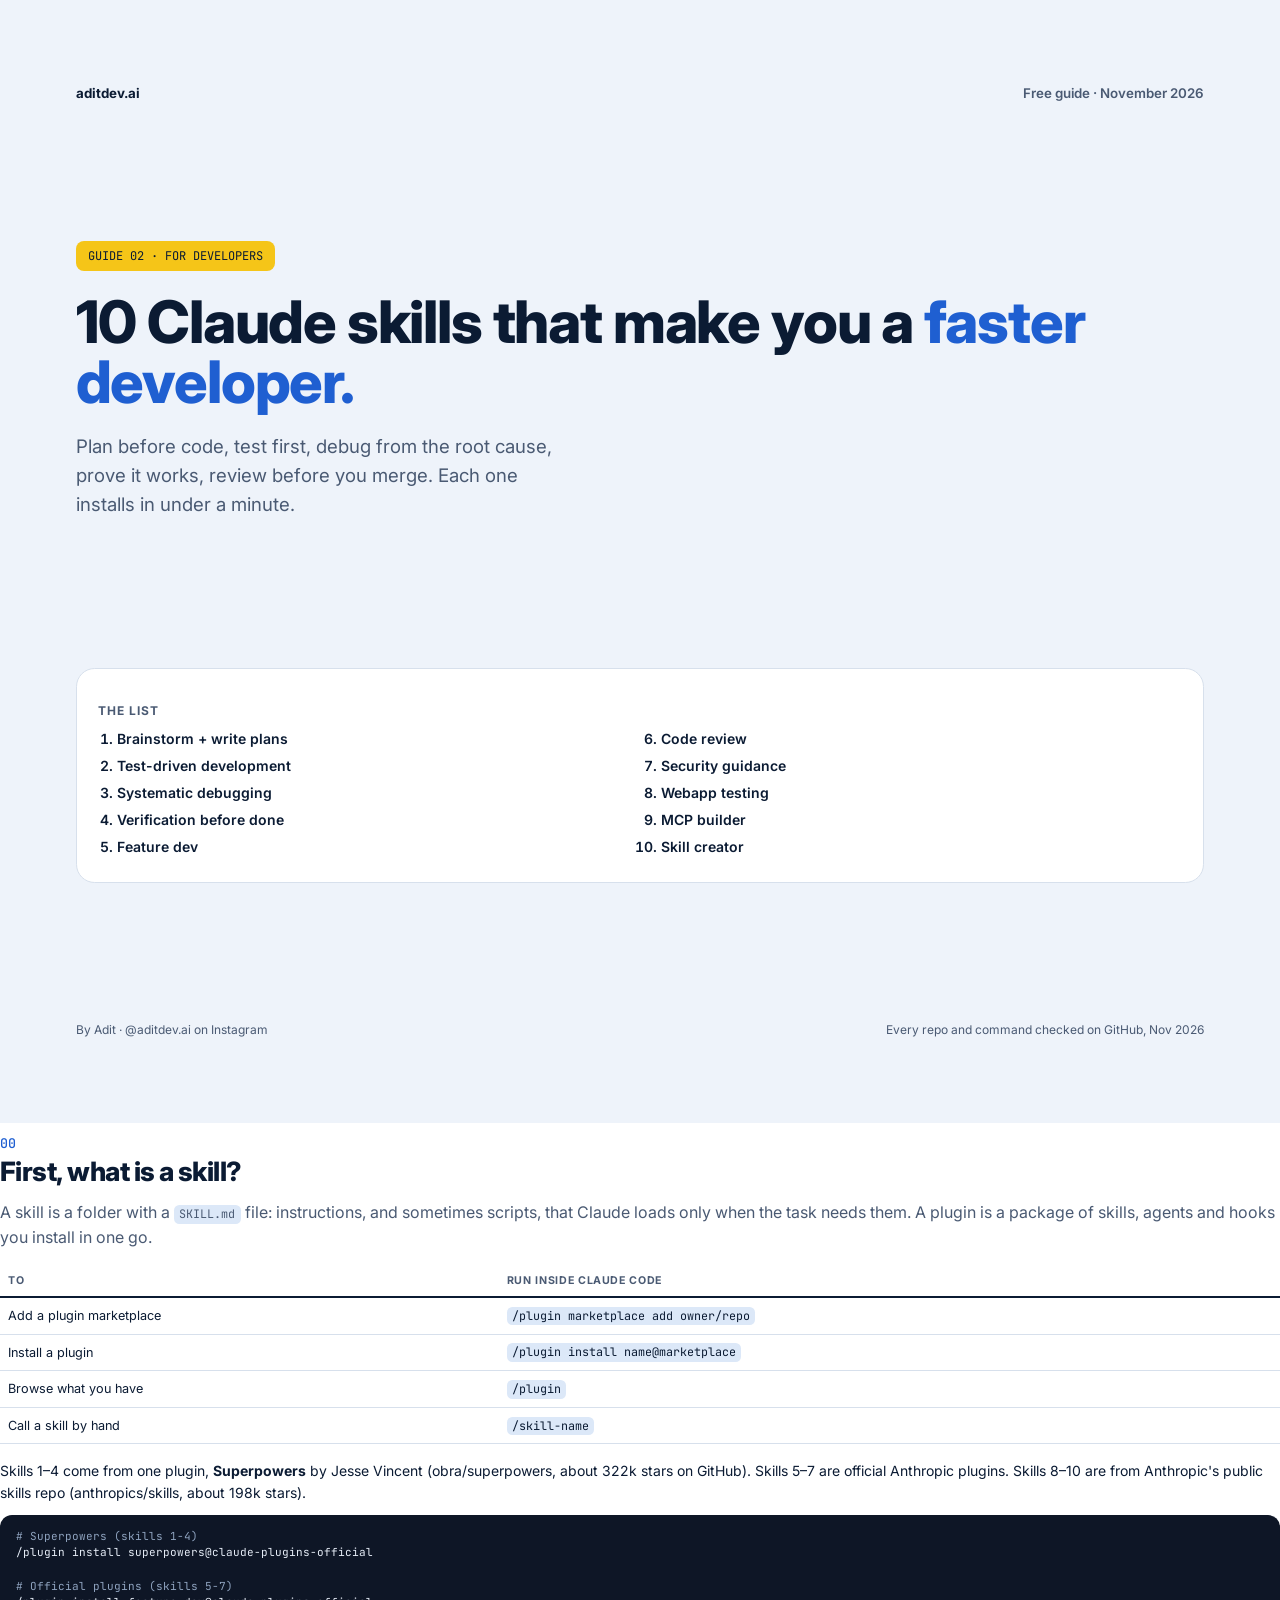
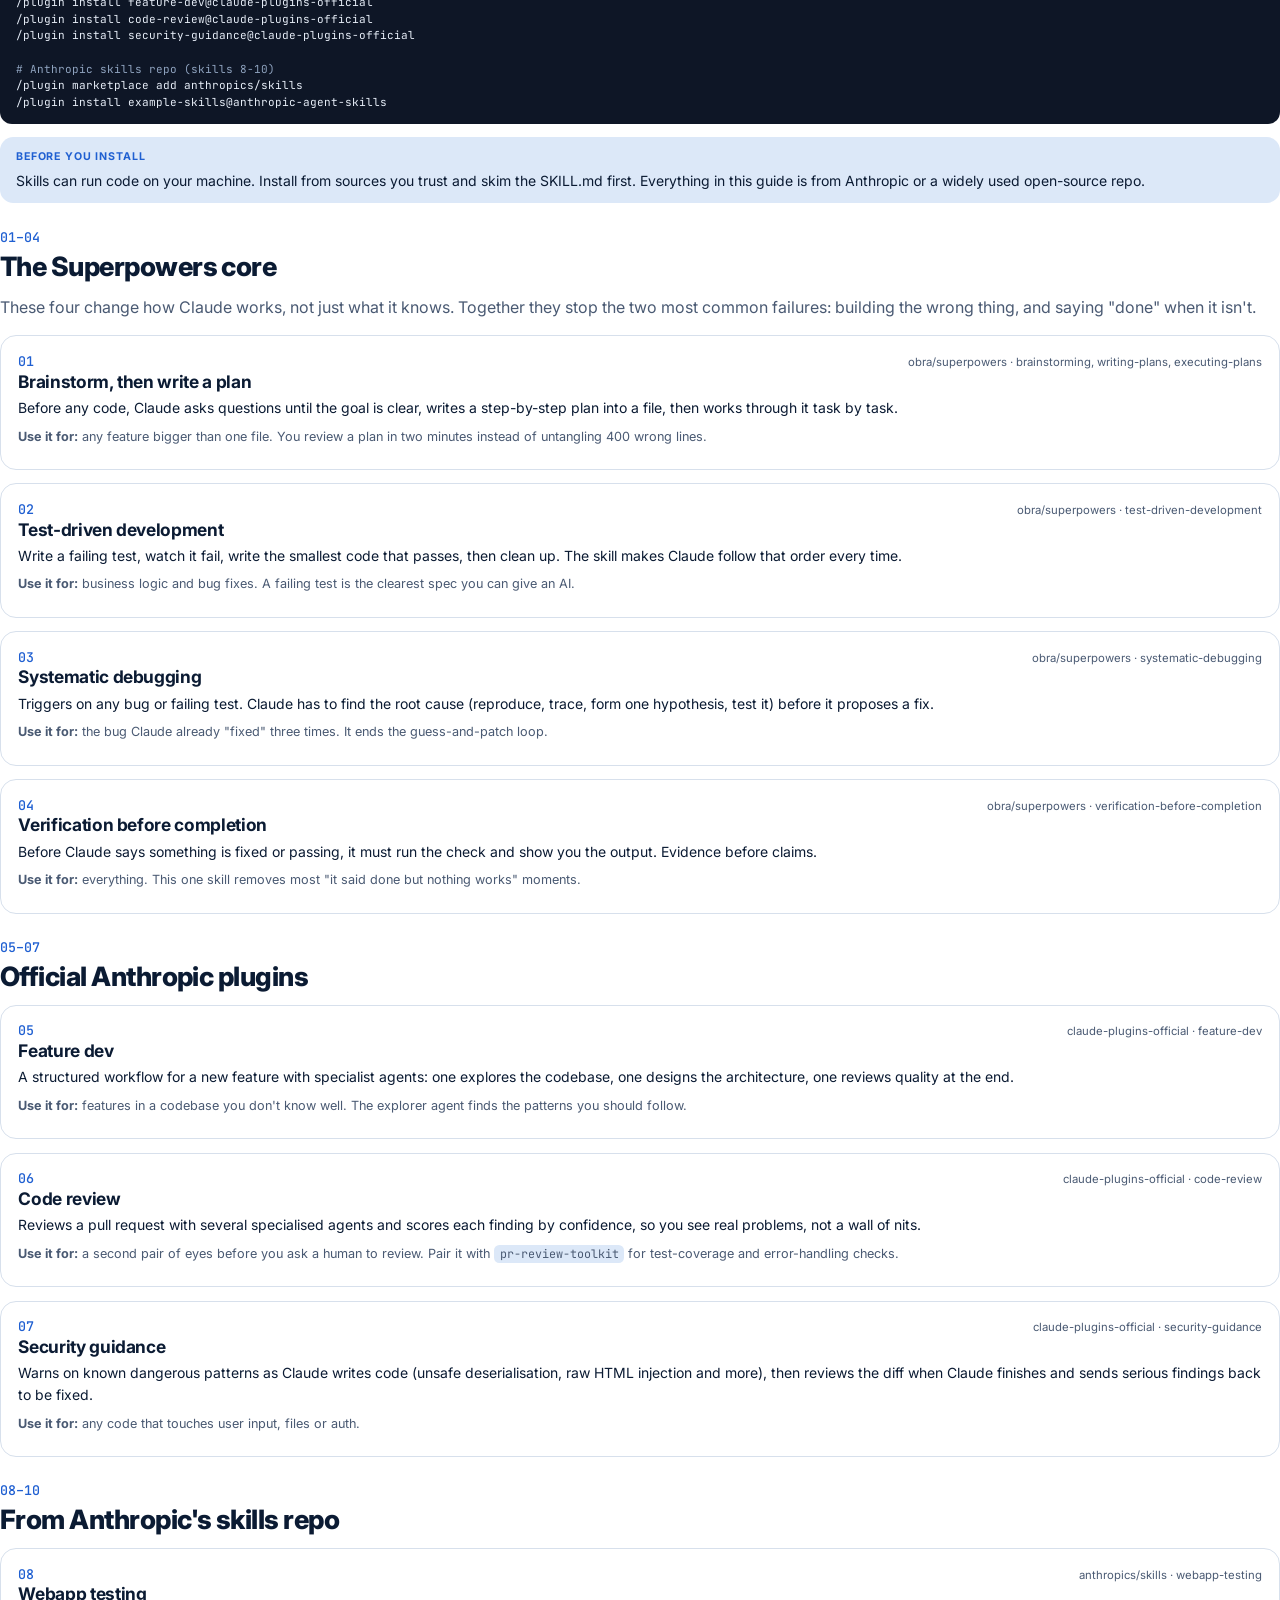
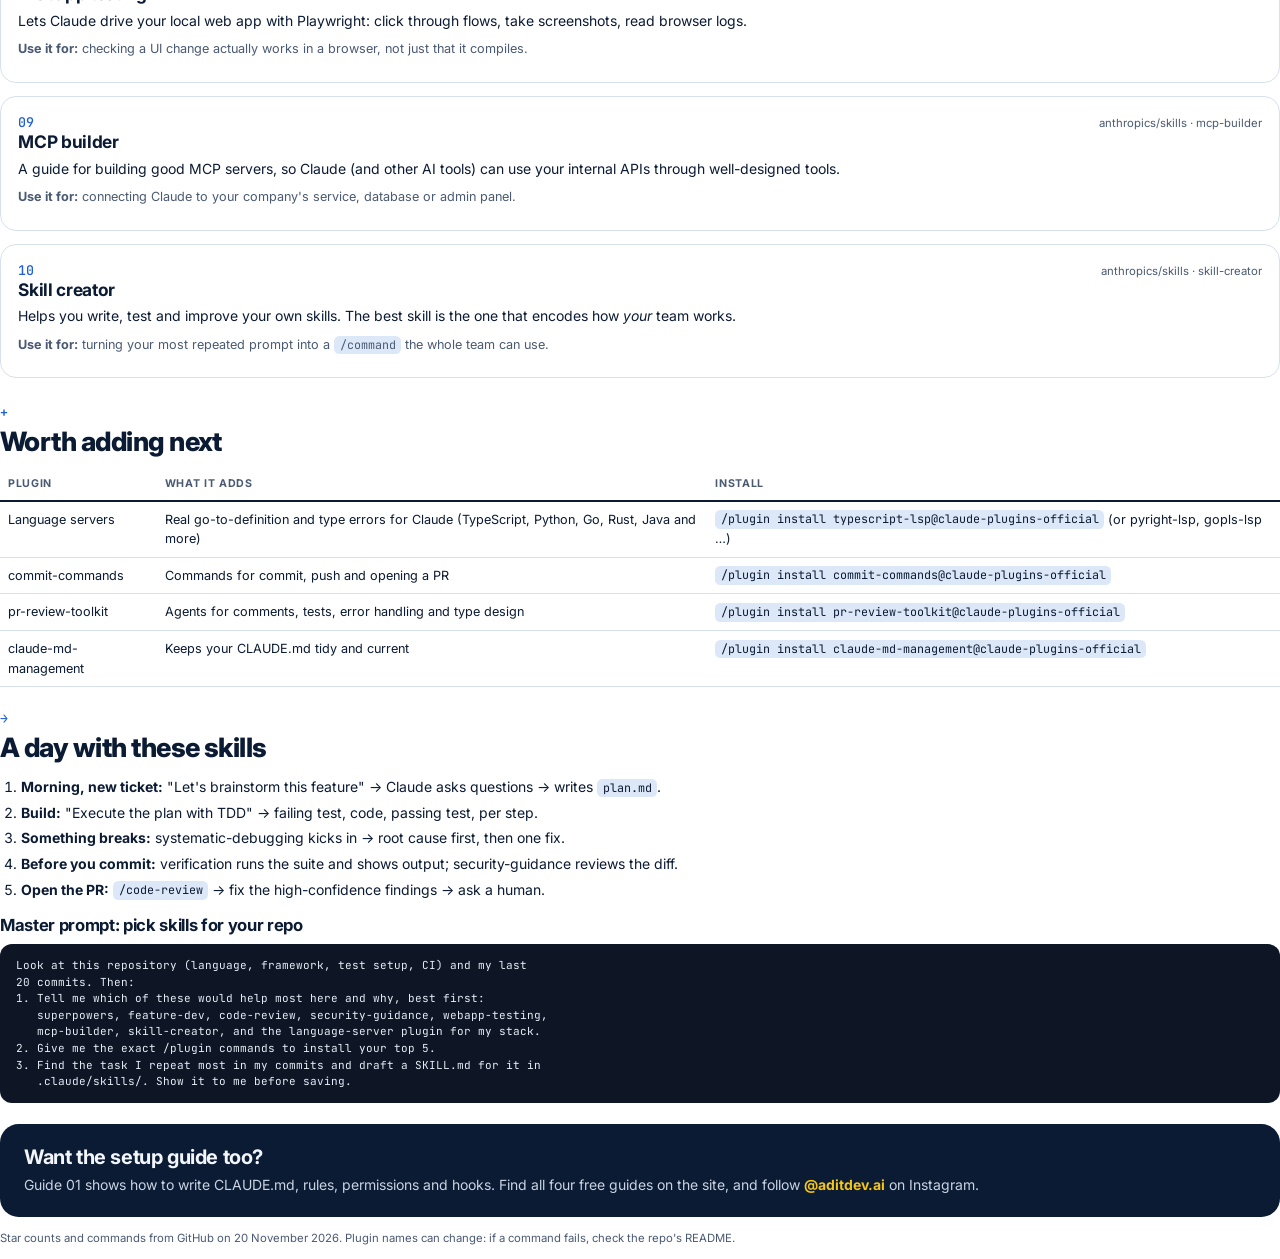
<file: guides/src/top-10-dev-skills.html>
<!doctype html>
<html lang="en"><head><meta charset="utf-8"><title>Top 10 Claude Skills for Developers · aditdev.ai</title><link rel="stylesheet" href="guide.css"></head>
<body>

<div class="cover">
  <div class="top"><b>aditdev.ai</b><span>Free guide · November 2026</span></div>
  <div>
    <span class="kicker">GUIDE 02 · FOR DEVELOPERS</span>
    <h1>10 Claude skills that make you a <em>faster developer.</em></h1>
    <p class="sub">Plan before code, test first, debug from the root cause, prove it works, review before you merge. Each one installs in under a minute.</p>
  </div>
  <div class="inside">
    <h3>The list</h3>
    <ol>
      <li>Brainstorm + write plans</li>
      <li>Test-driven development</li>
      <li>Systematic debugging</li>
      <li>Verification before done</li>
      <li>Feature dev</li>
      <li>Code review</li>
      <li>Security guidance</li>
      <li>Webapp testing</li>
      <li>MCP builder</li>
      <li>Skill creator</li>
    </ol>
  </div>
  <div class="foot"><span>By Adit · @aditdev.ai on Instagram</span><span>Every repo and command checked on GitHub, Nov 2026</span></div>
</div>

<section>
  <h2><span class="n">00</span>First, what is a skill?</h2>
  <p class="lead">A skill is a folder with a <code>SKILL.md</code> file: instructions, and sometimes scripts, that Claude loads only when the task needs them. A plugin is a package of skills, agents and hooks you install in one go.</p>
  <table>
    <tr><th>To</th><th>Run inside Claude Code</th></tr>
    <tr><td>Add a plugin marketplace</td><td><code>/plugin marketplace add owner/repo</code></td></tr>
    <tr><td>Install a plugin</td><td><code>/plugin install name@marketplace</code></td></tr>
    <tr><td>Browse what you have</td><td><code>/plugin</code></td></tr>
    <tr><td>Call a skill by hand</td><td><code>/skill-name</code></td></tr>
  </table>
  <p>Skills 1–4 come from one plugin, <b>Superpowers</b> by Jesse Vincent (obra/superpowers, about 322k stars on GitHub). Skills 5–7 are official Anthropic plugins. Skills 8–10 are from Anthropic's public skills repo (anthropics/skills, about 198k stars).</p>
<pre><span class="c"># Superpowers (skills 1-4)</span>
/plugin install superpowers@claude-plugins-official

<span class="c"># Official plugins (skills 5-7)</span>
/plugin install feature-dev@claude-plugins-official
/plugin install code-review@claude-plugins-official
/plugin install security-guidance@claude-plugins-official

<span class="c"># Anthropic skills repo (skills 8-10)</span>
/plugin marketplace add anthropics/skills
/plugin install example-skills@anthropic-agent-skills</pre>
  <div class="tip"><b>Before you install</b>Skills can run code on your machine. Install from sources you trust and skim the SKILL.md first. Everything in this guide is from Anthropic or a widely used open-source repo.</div>
</section>

<section>
  <h2 class="pb"><span class="n">01–04</span>The Superpowers core</h2>
  <p class="lead">These four change how Claude works, not just what it knows. Together they stop the two most common failures: building the wrong thing, and saying "done" when it isn't.</p>

  <div class="card"><div class="hd"><span class="rank">01</span><span class="meta">obra/superpowers · brainstorming, writing-plans, executing-plans</span></div>
    <h3>Brainstorm, then write a plan</h3>
    <p>Before any code, Claude asks questions until the goal is clear, writes a step-by-step plan into a file, then works through it task by task.</p>
    <p class="use"><b>Use it for:</b> any feature bigger than one file. You review a plan in two minutes instead of untangling 400 wrong lines.</p></div>

  <div class="card"><div class="hd"><span class="rank">02</span><span class="meta">obra/superpowers · test-driven-development</span></div>
    <h3>Test-driven development</h3>
    <p>Write a failing test, watch it fail, write the smallest code that passes, then clean up. The skill makes Claude follow that order every time.</p>
    <p class="use"><b>Use it for:</b> business logic and bug fixes. A failing test is the clearest spec you can give an AI.</p></div>

  <div class="card"><div class="hd"><span class="rank">03</span><span class="meta">obra/superpowers · systematic-debugging</span></div>
    <h3>Systematic debugging</h3>
    <p>Triggers on any bug or failing test. Claude has to find the root cause (reproduce, trace, form one hypothesis, test it) before it proposes a fix.</p>
    <p class="use"><b>Use it for:</b> the bug Claude already "fixed" three times. It ends the guess-and-patch loop.</p></div>

  <div class="card"><div class="hd"><span class="rank">04</span><span class="meta">obra/superpowers · verification-before-completion</span></div>
    <h3>Verification before completion</h3>
    <p>Before Claude says something is fixed or passing, it must run the check and show you the output. Evidence before claims.</p>
    <p class="use"><b>Use it for:</b> everything. This one skill removes most "it said done but nothing works" moments.</p></div>
</section>

<section>
  <h2><span class="n">05–07</span>Official Anthropic plugins</h2>

  <div class="card"><div class="hd"><span class="rank">05</span><span class="meta">claude-plugins-official · feature-dev</span></div>
    <h3>Feature dev</h3>
    <p>A structured workflow for a new feature with specialist agents: one explores the codebase, one designs the architecture, one reviews quality at the end.</p>
    <p class="use"><b>Use it for:</b> features in a codebase you don't know well. The explorer agent finds the patterns you should follow.</p></div>

  <div class="card"><div class="hd"><span class="rank">06</span><span class="meta">claude-plugins-official · code-review</span></div>
    <h3>Code review</h3>
    <p>Reviews a pull request with several specialised agents and scores each finding by confidence, so you see real problems, not a wall of nits.</p>
    <p class="use"><b>Use it for:</b> a second pair of eyes before you ask a human to review. Pair it with <code>pr-review-toolkit</code> for test-coverage and error-handling checks.</p></div>

  <div class="card"><div class="hd"><span class="rank">07</span><span class="meta">claude-plugins-official · security-guidance</span></div>
    <h3>Security guidance</h3>
    <p>Warns on known dangerous patterns as Claude writes code (unsafe deserialisation, raw HTML injection and more), then reviews the diff when Claude finishes and sends serious findings back to be fixed.</p>
    <p class="use"><b>Use it for:</b> any code that touches user input, files or auth.</p></div>

  <h2 style="margin-top:14pt"><span class="n">08–10</span>From Anthropic's skills repo</h2>

  <div class="card"><div class="hd"><span class="rank">08</span><span class="meta">anthropics/skills · webapp-testing</span></div>
    <h3>Webapp testing</h3>
    <p>Lets Claude drive your local web app with Playwright: click through flows, take screenshots, read browser logs.</p>
    <p class="use"><b>Use it for:</b> checking a UI change actually works in a browser, not just that it compiles.</p></div>

  <div class="card"><div class="hd"><span class="rank">09</span><span class="meta">anthropics/skills · mcp-builder</span></div>
    <h3>MCP builder</h3>
    <p>A guide for building good MCP servers, so Claude (and other AI tools) can use your internal APIs through well-designed tools.</p>
    <p class="use"><b>Use it for:</b> connecting Claude to your company's service, database or admin panel.</p></div>

  <div class="card"><div class="hd"><span class="rank">10</span><span class="meta">anthropics/skills · skill-creator</span></div>
    <h3>Skill creator</h3>
    <p>Helps you write, test and improve your own skills. The best skill is the one that encodes how <i>your</i> team works.</p>
    <p class="use"><b>Use it for:</b> turning your most repeated prompt into a <code>/command</code> the whole team can use.</p></div>
</section>

<section>
  <h2><span class="n">+</span>Worth adding next</h2>
  <table>
    <tr><th>Plugin</th><th>What it adds</th><th>Install</th></tr>
    <tr><td>Language servers</td><td>Real go-to-definition and type errors for Claude (TypeScript, Python, Go, Rust, Java and more)</td><td><code>/plugin install typescript-lsp@claude-plugins-official</code> (or pyright-lsp, gopls-lsp …)</td></tr>
    <tr><td>commit-commands</td><td>Commands for commit, push and opening a PR</td><td><code>/plugin install commit-commands@claude-plugins-official</code></td></tr>
    <tr><td>pr-review-toolkit</td><td>Agents for comments, tests, error handling and type design</td><td><code>/plugin install pr-review-toolkit@claude-plugins-official</code></td></tr>
    <tr><td>claude-md-management</td><td>Keeps your CLAUDE.md tidy and current</td><td><code>/plugin install claude-md-management@claude-plugins-official</code></td></tr>
  </table>

  <h2><span class="n">→</span>A day with these skills</h2>
  <ol>
    <li><b>Morning, new ticket:</b> "Let's brainstorm this feature" → Claude asks questions → writes <code>plan.md</code>.</li>
    <li><b>Build:</b> "Execute the plan with TDD" → failing test, code, passing test, per step.</li>
    <li><b>Something breaks:</b> systematic-debugging kicks in → root cause first, then one fix.</li>
    <li><b>Before you commit:</b> verification runs the suite and shows output; security-guidance reviews the diff.</li>
    <li><b>Open the PR:</b> <code>/code-review</code> → fix the high-confidence findings → ask a human.</li>
  </ol>

  <h3>Master prompt: pick skills for your repo</h3>
<pre>Look at this repository (language, framework, test setup, CI) and my last
20 commits. Then:
1. Tell me which of these would help most here and why, best first:
   superpowers, feature-dev, code-review, security-guidance, webapp-testing,
   mcp-builder, skill-creator, and the language-server plugin for my stack.
2. Give me the exact /plugin commands to install your top 5.
3. Find the task I repeat most in my commits and draft a SKILL.md for it in
   .claude/skills/. Show it to me before saving.</pre>

  <div class="end">
    <h3>Want the setup guide too?</h3>
    <p>Guide 01 shows how to write CLAUDE.md, rules, permissions and hooks. Find all four free guides on the site, and follow <b>@aditdev.ai</b> on Instagram.</p>
  </div>
  <p class="small" style="margin-top:10pt">Star counts and commands from GitHub on 20 November 2026. Plugin names can change: if a command fails, check the repo's README.</p>
</section>

</body></html>
</file>
<file: guides/src/guide.css>
/* Print stylesheet shared by every aditdev.ai guide. A4, light brand palette, one accent. */
@import url("https://fonts.googleapis.com/css2?family=Inter:wght@400;500;600;700;800&family=JetBrains+Mono:wght@500&display=swap");
:root{
  --bg:#FFFFFF; --canvas:#EEF3FA; --ink:#0B1B33; --ink2:#4A5A73; --line:#D7E0EC;
  --accent:#1F5FD1; --powder:#DCE8F8; --sun:#F5C518;
  --sans:"Inter",-apple-system,"Segoe UI",Arial,sans-serif;
  --mono:"JetBrains Mono",Consolas,"Courier New",monospace;
}
@page{size:A4;margin:18mm 18mm 20mm;
  @bottom-left{content:"@aditdev.ai";font:600 8.5pt var(--sans);color:#4A5A73}
  @bottom-right{content:counter(page);font:600 8.5pt var(--sans);color:#4A5A73}}
@page:first{margin:0;@bottom-left{content:none}@bottom-right{content:none}}
*{box-sizing:border-box}
html{-webkit-print-color-adjust:exact;print-color-adjust:exact}
body{margin:0;font-family:var(--sans);font-size:10.5pt;line-height:1.55;color:var(--ink);background:var(--bg)}
h1,h2,h3{letter-spacing:-.02em;line-height:1.15;margin:0}
p{margin:0 0 8pt}
a{color:var(--accent);text-decoration:none}

/* cover */
.cover{height:297mm;padding:22mm 20mm;background:var(--canvas);display:flex;flex-direction:column;justify-content:space-between;break-after:page}
.cover .top{display:flex;justify-content:space-between;font-weight:600;font-size:10pt;color:var(--ink2)}
.cover .top b{color:var(--ink)}
.cover .kicker{display:inline-block;font-family:var(--mono);font-size:9pt;padding:4pt 9pt;border-radius:6pt;background:var(--sun);color:var(--ink);margin-bottom:16pt}
.cover h1{font-size:44pt;font-weight:800;line-height:1.02}
.cover h1 em{font-style:normal;color:var(--accent)}
.cover .sub{font-size:14pt;color:var(--ink2);margin-top:16pt;max-width:130mm}
.cover .inside{background:var(--bg);border-radius:14pt;padding:14pt 16pt;border:1px solid var(--line)}
.cover .inside h3{font-size:9pt;text-transform:uppercase;letter-spacing:.08em;color:var(--ink2);margin-bottom:8pt}
.cover .inside ol{margin:0;padding-left:14pt;columns:2;column-gap:18pt;font-weight:600}
.cover .inside li{margin-bottom:4pt;break-inside:avoid}
.cover .foot{display:flex;justify-content:space-between;align-items:flex-end;font-size:9pt;color:var(--ink2)}

/* body */
section{break-inside:auto}
h2{font-size:20pt;font-weight:800;margin:4pt 0 10pt;padding-top:6pt}
h2 .n{font-family:var(--mono);font-size:10pt;color:var(--accent);display:block;letter-spacing:0;margin-bottom:4pt;font-weight:500}
h3{font-size:12.5pt;font-weight:700;margin:12pt 0 5pt}
h2,h3,.file,.lead{break-after:avoid}
h2{break-inside:avoid}
section+section{margin-top:14pt}
.lead{font-size:12pt;color:var(--ink2);margin-bottom:12pt}
.newpage{break-before:page}
ul,ol{padding-left:16pt;margin:0 0 8pt}
li{margin-bottom:3pt}
code{font-family:var(--mono);font-size:8.8pt;background:var(--powder);padding:1pt 4pt;border-radius:4pt}
pre{font-family:var(--mono);font-size:8.3pt;line-height:1.5;background:#0E1626;color:#E6EDF7;padding:10pt 12pt;border-radius:9pt;margin:6pt 0 10pt;white-space:pre-wrap;word-break:break-word;break-inside:avoid}
pre .c{color:#8FA3BF}
pre .k{color:#F7CC3A}
.file{font-family:var(--mono);font-size:8pt;color:var(--ink2);margin:10pt 0 -3pt}
table{width:100%;border-collapse:collapse;margin:6pt 0 12pt;font-size:9.5pt;break-inside:avoid}
th{text-align:left;font-size:8pt;text-transform:uppercase;letter-spacing:.06em;color:var(--ink2);border-bottom:1.5pt solid var(--ink);padding:5pt 6pt}
td{border-bottom:1px solid var(--line);padding:6pt;vertical-align:top}
td code{white-space:nowrap}
.tip{background:var(--powder);border-radius:10pt;padding:9pt 12pt;margin:8pt 0 12pt;break-inside:avoid}
.tip b:first-child{display:block;font-size:8pt;text-transform:uppercase;letter-spacing:.08em;color:var(--accent);margin-bottom:3pt}
.warn{background:#FFF6D6;border-radius:10pt;padding:9pt 12pt;margin:8pt 0 12pt;break-inside:avoid}
.warn b:first-child{display:block;font-size:8pt;text-transform:uppercase;letter-spacing:.08em;color:#7A5B00;margin-bottom:3pt}
.card{border:1px solid var(--line);border-radius:12pt;padding:11pt 13pt;margin:0 0 10pt;break-inside:avoid}
.card .hd{display:flex;justify-content:space-between;align-items:baseline;gap:10pt}
.card .rank{font-family:var(--mono);color:var(--accent);font-size:10pt;font-weight:500}
.card h3{margin:0 0 4pt;font-size:13pt}
.card .meta{font-size:8.5pt;color:var(--ink2);white-space:nowrap}
.card p{margin:0 0 6pt}
.card .use{font-size:9.5pt;color:var(--ink2)}
.card pre{margin:4pt 0 0}
.check{list-style:none;padding:0}
.check li{padding-left:16pt;position:relative}
.check li::before{content:"";position:absolute;left:0;top:4pt;width:8pt;height:8pt;border:1.5pt solid var(--accent);border-radius:2pt}
.end{margin-top:16pt;background:var(--ink);color:#F2F5FA;border-radius:14pt;padding:16pt 18pt;break-inside:avoid}
.end h3{color:#F2F5FA;margin:0 0 4pt;font-size:15pt}
.end p{color:#C9D3E3;margin:0}
.end b{color:var(--sun)}
.small{font-size:8.5pt;color:var(--ink2)}
.pb{break-before:page}
</file>
